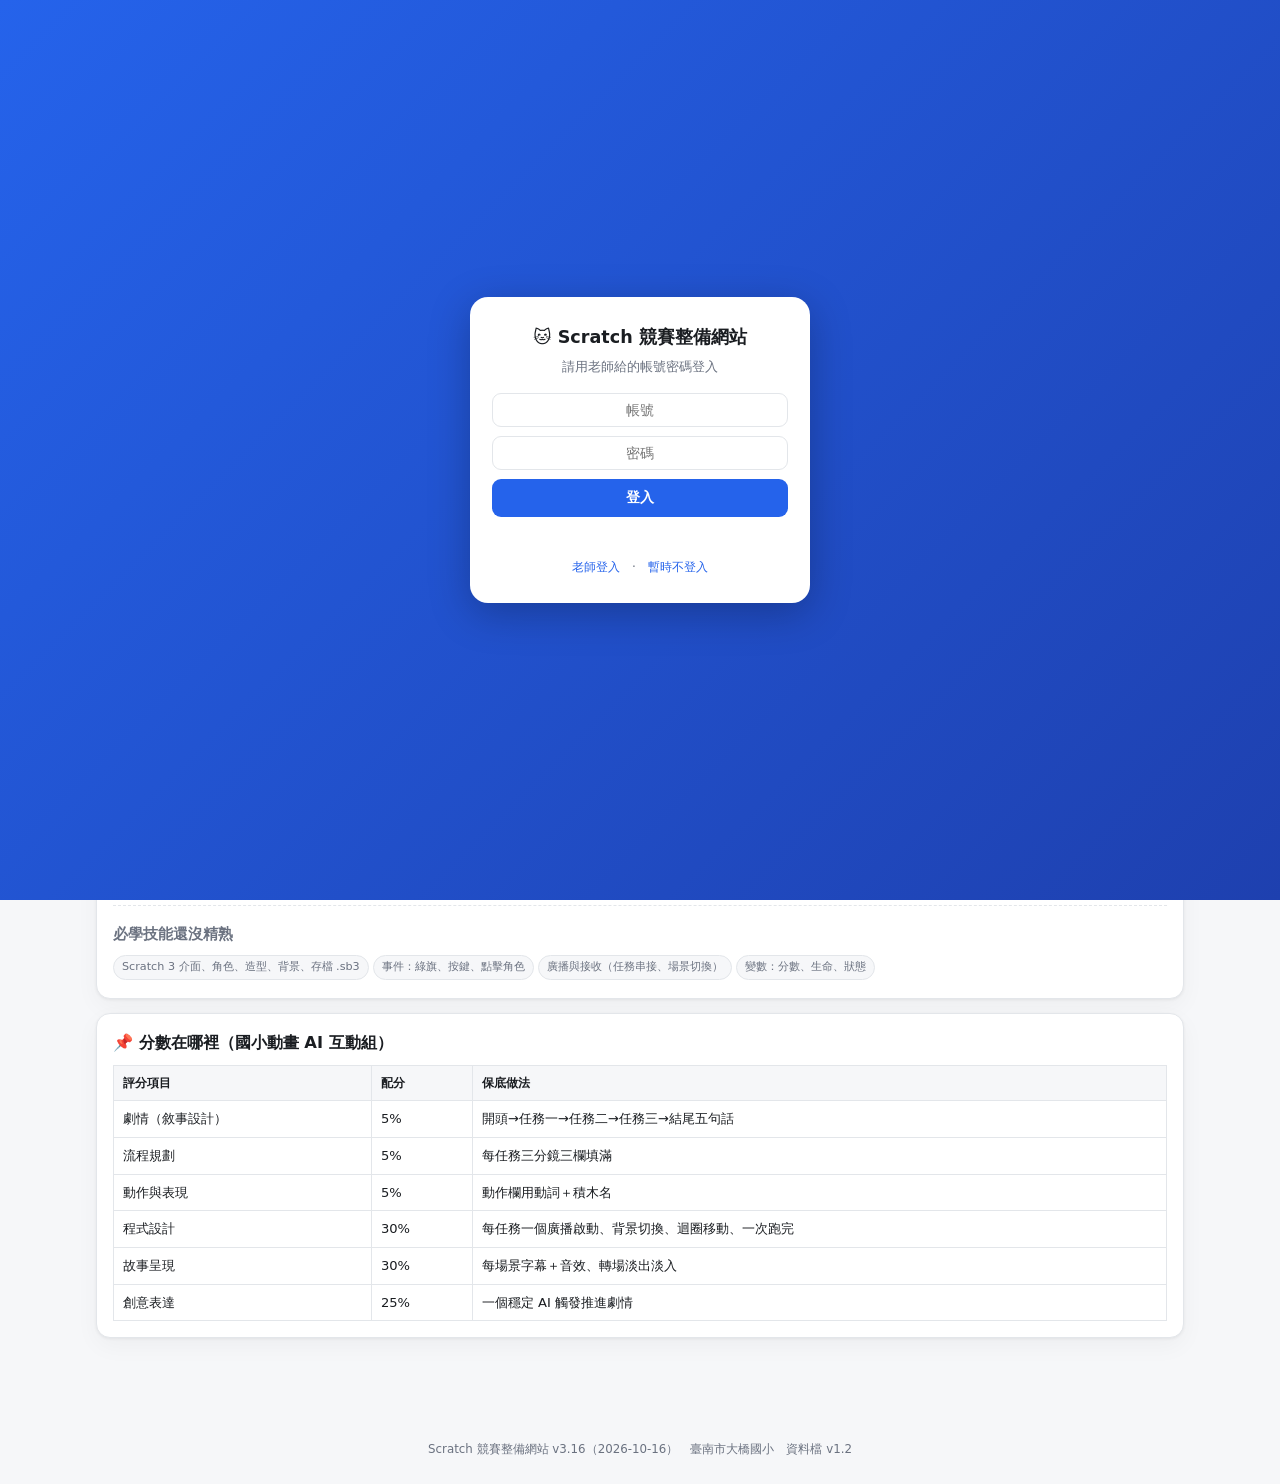
<file: index.html>
<!DOCTYPE html>
<html lang="zh-Hant">
<head>
<meta charset="UTF-8">
<meta name="viewport" content="width=device-width,initial-scale=1">
<title>Scratch 競賽整備網站</title>
<!--
  Scratch 競賽整備網站  index.html
  版本：v1.5   日期：2026-09-23（v1.5 整合基礎課程與重複技能）
  作者：Cona 老師（臺南市大橋國小）
  部署：GitHub Pages 單檔；後端 Google Apps Script（Code.gs v1.1）
  設定：下方 CONFIG.GAS_URL 填入 GAS /exec 網址；留空則為純本機模式
-->
<style>
:root{
  --bg:#f6f7f9; --card:#fff; --ink:#1a1d21; --muted:#6b7280; --line:#e3e6ea;
  --brand:#2563eb; --brand2:#1e40af; --ok:#16a34a; --warn:#d97706; --bad:#dc2626;
  --anim:#7c3aed; --game:#ea580c; --ai:#0891b2;
  --r:14px; --sh:0 1px 3px rgba(0,0,0,.06),0 8px 24px rgba(0,0,0,.04);
}
@media(prefers-color-scheme:dark){:root:not([data-theme="light"]){
  --bg:#0f1216; --card:#171b21; --ink:#e8eaed; --muted:#9aa3ad; --line:#272d35;
  --brand:#60a5fa; --brand2:#93c5fd; --ok:#4ade80; --warn:#fbbf24; --bad:#f87171;
  --anim:#a78bfa; --game:#fb923c; --ai:#22d3ee; --sh:0 1px 3px rgba(0,0,0,.4);
}}
:root[data-theme="dark"]{
  --bg:#0f1216; --card:#171b21; --ink:#e8eaed; --muted:#9aa3ad; --line:#272d35;
  --brand:#60a5fa; --brand2:#93c5fd; --ok:#4ade80; --warn:#fbbf24; --bad:#f87171;
  --anim:#a78bfa; --game:#fb923c; --ai:#22d3ee; --sh:0 1px 3px rgba(0,0,0,.4);
}
*{box-sizing:border-box}
body{margin:0;background:var(--bg);color:var(--ink);
  font-family:"Noto Sans TC","PingFang TC","Microsoft JhengHei",system-ui,sans-serif;
  line-height:1.65;-webkit-text-size-adjust:100%}
.wrap{max-width:1120px;margin:0 auto;padding:0 16px 64px}
header{background:linear-gradient(135deg,var(--brand),var(--brand2));color:#fff;padding:18px 0 14px}
header .wrap{padding-bottom:0}
.hrow{display:flex;flex-wrap:wrap;align-items:center;gap:10px}
h1{font-size:1.2rem;margin:0;font-weight:800;letter-spacing:.5px}
.ver{font-size:.72rem;opacity:.85;background:rgba(255,255,255,.18);padding:2px 8px;border-radius:99px}
.spacer{flex:1}
.hbtn{background:rgba(255,255,255,.16);color:#fff;border:1px solid rgba(255,255,255,.3);
  border-radius:99px;padding:6px 12px;font-size:.8rem;cursor:pointer;font-family:inherit}
.hbtn:hover{background:rgba(255,255,255,.28)}
.hbtn.on{background:#fff;color:var(--brand2);font-weight:700}
.idbar{display:flex;flex-wrap:wrap;gap:8px;margin-top:10px;align-items:center;font-size:.82rem}
.idbar input,.idbar select{border:1px solid rgba(255,255,255,.35);background:rgba(255,255,255,.14);
  color:#fff;border-radius:8px;padding:5px 9px;font-family:inherit;font-size:.82rem}
.idbar input::placeholder{color:rgba(255,255,255,.7)}
.idbar select option{color:#111}
nav{display:flex;align-items:stretch;gap:6px;overflow-x:auto;margin-top:12px;padding-bottom:2px;scrollbar-width:none}
nav::-webkit-scrollbar{display:none}
nav button{white-space:nowrap;background:transparent;border:0;color:rgba(255,255,255,.82);
  padding:9px 13px;border-radius:10px 10px 0 0;cursor:pointer;font-size:.86rem;font-family:inherit}
nav button.active{background:var(--bg);color:var(--ink);font-weight:700}
.past-table-wrap{overflow-x:auto;margin:12px 0}
.past-table{min-width:680px}
.past-table td,.past-table th{vertical-align:top}
.past-downloads{display:flex;flex-wrap:wrap;gap:8px;margin:10px 0}
.doc-layout{display:grid;grid-template-columns:minmax(340px,.9fr) minmax(0,1.1fr);gap:14px;align-items:start}
.doc-layout>.card{min-width:0;margin:0}
.doc-source{position:sticky;top:12px}
.doc-paper{width:100%;height:min(74vh,820px);min-height:500px;border:1px solid var(--line);border-radius:8px;background:#fff}
.doc-keypoints{padding-left:20px;margin:8px 0 12px}
.doc-keypoints li{margin:4px 0}
@media(max-width:900px){.doc-layout{grid-template-columns:1fr}.doc-source{position:static}.doc-paper{height:60vh;min-height:380px}}
.nav-group{display:flex;flex-direction:column;align-items:flex-start;justify-content:flex-end;flex:none;padding:0 6px}
.nav-group+.nav-group{border-left:1px solid rgba(255,255,255,.4);padding-left:14px;margin-left:4px}
.nav-label{white-space:nowrap;font-size:.74rem;font-weight:800;color:#fff;letter-spacing:.04em;
  background:rgba(255,255,255,.18);border:1px solid rgba(255,255,255,.28);border-radius:7px;
  padding:2px 10px;margin:0 0 5px;line-height:1.5}
.nav-buttons{display:flex;gap:2px}
.teacher-members{font-weight:700;background:rgba(255,255,255,.13);border-radius:8px;padding:5px 9px}
section{display:none;padding-top:20px}
section.active{display:block}
.card{background:var(--card);border:1px solid var(--line);border-radius:var(--r);
  padding:16px;margin-bottom:14px;box-shadow:var(--sh)}
.card h2{margin:0 0 4px;font-size:1.02rem}
.card h3{margin:16px 0 6px;font-size:.92rem;color:var(--muted)}
.sub{color:var(--muted);font-size:.82rem;margin:0 0 10px}
.grid{display:grid;gap:12px}
.g2{grid-template-columns:repeat(auto-fit,minmax(280px,1fr))}
.g3{grid-template-columns:repeat(auto-fit,minmax(200px,1fr))}
.bar{height:9px;background:var(--line);border-radius:99px;overflow:hidden;margin:6px 0 2px}
.bar>i{display:block;height:100%;background:var(--brand);border-radius:99px;transition:width .35s}
.bar.ok>i{background:var(--ok)}
.stat{display:flex;align-items:baseline;gap:6px}
.stat b{font-size:1.5rem}
.stat span{font-size:.78rem;color:var(--muted)}
.item{display:flex;gap:10px;padding:11px 0;border-bottom:1px dashed var(--line);align-items:flex-start}
.item:last-child{border-bottom:0}
.item .bd{flex:1;min-width:0}
.item .nm{font-weight:600;font-size:.93rem}
.item .cd{font-size:.79rem;color:var(--muted);margin-top:2px}
.chk{width:26px;height:26px;flex:0 0 26px;border:2px solid var(--line);border-radius:8px;
  background:var(--card);cursor:pointer;font-size:15px;line-height:22px;text-align:center;color:transparent;padding:0}
.chk.on{background:var(--ok);border-color:var(--ok);color:#fff}
.pill{display:inline-block;font-size:.68rem;padding:1px 7px;border-radius:99px;
  border:1px solid var(--line);color:var(--muted);margin-left:6px;vertical-align:1px}
.pill.p1{border-color:var(--bad);color:var(--bad)}
.pill.p2{border-color:var(--warn);color:var(--warn)}
.pill.must{border-color:var(--brand);color:var(--brand)}
.seg{display:flex;gap:0;border:1px solid var(--line);border-radius:9px;overflow:hidden;flex:0 0 auto}
.seg button{border:0;background:var(--card);color:var(--muted);font-size:.72rem;padding:5px 8px;
  cursor:pointer;font-family:inherit;border-right:1px solid var(--line)}
.seg button:last-child{border-right:0}
.seg button.on{background:var(--muted);color:#fff;font-weight:700}
.seg button.on.lv1{background:var(--warn)}
.seg button.on.lv2{background:var(--ok)}
a.lk{display:inline-block;font-size:.78rem;color:var(--brand);text-decoration:none;
  margin:4px 8px 0 0;border-bottom:1px solid transparent}
a.lk:hover{border-bottom-color:var(--brand)}
.course-panel{margin-top:18px;padding:16px;border:1px solid var(--line);border-radius:12px;background:var(--bg)}
.course-panel h3{margin:0 0 4px;color:var(--ink);font-size:1rem}
.course-sites{display:flex;flex-wrap:wrap;gap:6px 14px;margin:10px 0 14px}
.resource-grid{display:grid;grid-template-columns:repeat(auto-fit,minmax(240px,1fr));gap:12px;margin-top:14px}
.resource-item{border:1px solid var(--line);border-radius:12px;padding:14px;background:var(--card)}
.resource-item img{display:block;width:100%;max-height:240px;object-fit:contain;margin-bottom:10px;border-radius:8px;background:var(--bg)}
.resource-item strong{display:block;margin-bottom:5px}
.resource-actions{display:flex;gap:8px;margin-top:10px}
.resource-form{display:grid;gap:10px;max-width:560px;margin-top:18px;padding:16px;border:1px solid var(--line);border-radius:12px;background:var(--bg)}
.resource-form input[type=text],.resource-form input[type=url],.resource-form input[type=file]{width:100%;padding:9px;border:1px solid var(--line);border-radius:8px;background:var(--card);color:var(--ink)}
.course-group{border:1px solid var(--line);border-radius:10px;background:var(--card);margin-top:8px;overflow:hidden}
.course-group summary{cursor:pointer;padding:10px 12px;font-weight:700}
.course-group summary:hover{color:var(--brand)}
.teacher-feature:active{cursor:grabbing}
.work-row select{min-width:170px;margin-left:6px}
.teacher-feature{border-left:3px solid var(--brand);padding:9px;margin-top:8px;max-width:420px;cursor:grab}
.teacher-feature summary{cursor:pointer;font-weight:700;color:var(--brand);list-style:none}
.teacher-feature summary::-webkit-details-marker{display:none}
.teacher-feature summary::before{content:'▸ ';display:inline}
.teacher-feature[open] summary::before{content:'▾ '}
.teacher-feature input,.teacher-feature textarea{display:block;width:100%;margin:6px 0}
.course-lessons{padding:0 12px 6px}
.course-lesson{padding:12px 0;border-top:1px dashed var(--line)}
.course-lesson-head{display:flex;align-items:center;gap:8px;flex-wrap:wrap}
.course-lesson-head b{flex:1;min-width:150px}
.course-lesson p{margin:6px 0;white-space:pre-line;font-size:.83rem;color:var(--muted)}
.course-done{border:1px solid var(--line);background:var(--card);color:var(--muted);border-radius:8px;padding:4px 9px;cursor:pointer;font-family:inherit}
.course-done.on{border-color:var(--ok);color:var(--ok);font-weight:700}
.course-skill{margin:8px 0 12px;padding:10px 12px;border:1px solid var(--line);border-radius:10px;background:var(--bg)}
.course-skill>strong{font-size:.8rem;color:var(--brand)}
.course-skill .item{border-bottom:0;padding-bottom:0}
.todo{font-size:.76rem;color:var(--warn)}
table{width:100%;border-collapse:collapse;font-size:.82rem;margin-top:8px}
th,td{border:1px solid var(--line);padding:7px 9px;text-align:left;vertical-align:top}
th{background:var(--bg);font-weight:700;font-size:.78rem}
.btn{background:var(--brand);color:#fff;border:0;border-radius:9px;padding:8px 15px;
  font-size:.85rem;cursor:pointer;font-family:inherit;font-weight:600}
.btn:hover{filter:brightness(1.08)}
.btn.ghost{background:transparent;color:var(--brand);border:1px solid var(--line)}
.btn.danger{background:var(--bad)}
.btn:disabled{opacity:.45;cursor:not-allowed}
.row{display:flex;flex-wrap:wrap;gap:8px;align-items:center}
input[type=text],input[type=password],textarea,select{border:1px solid var(--line);border-radius:9px;
  padding:8px 10px;font-family:inherit;font-size:.86rem;background:var(--card);color:var(--ink);width:100%}
textarea{resize:vertical;line-height:1.7}
label.fl{display:block;font-size:.8rem;font-weight:600;margin:12px 0 4px}
label.fl .hint{font-weight:400;color:var(--muted);font-size:.74rem}
.note{font-size:.78rem;color:var(--muted);border-left:3px solid var(--brand);padding-left:9px;margin:8px 0}
.ok-txt{color:var(--ok);font-size:.78rem}
.bad-txt{color:var(--bad);font-size:.78rem}
.mock{white-space:pre-wrap;font-size:.86rem;background:var(--bg);border:1px solid var(--line);
  border-radius:10px;padding:14px;line-height:1.85}
.tag{display:inline-block;font-size:.7rem;background:var(--bg);border:1px solid var(--line);
  border-radius:99px;padding:2px 8px;margin:2px 4px 2px 0;color:var(--muted)}
.timer{font-size:2.4rem;font-weight:800;letter-spacing:2px;font-variant-numeric:tabular-nums}
.phase{padding:9px 11px;border-radius:9px;border:1px solid var(--line);margin-bottom:6px;font-size:.84rem}
.phase.now{border-color:var(--brand);background:rgba(37,99,235,.08);font-weight:700}
.phase.done{opacity:.5}
.badge{position:fixed;right:14px;bottom:14px;background:var(--card);border:1px solid var(--line);
  border-radius:99px;padding:7px 14px;font-size:.76rem;box-shadow:var(--sh);z-index:50;display:none}
.badge.show{display:block}
footer{text-align:center;color:var(--muted);font-size:.74rem;padding:24px 0}
.tonly{display:none}
body.teacher .tonly{display:block}
body.teacher .tonly.inline{display:inline-block}
.hide{display:none!important}
.login{position:fixed;inset:0;z-index:200;background:linear-gradient(135deg,var(--brand),var(--brand2));
  display:flex;align-items:center;justify-content:center;padding:16px}
.login.off{display:none}
.loginbox{background:var(--card);border-radius:18px;padding:26px 22px;width:100%;max-width:340px;
  box-shadow:0 10px 40px rgba(0,0,0,.25);text-align:center}
.loginbox h2{margin:0 0 4px;font-size:1.1rem}
.loginbox p{margin:0 0 16px;font-size:.8rem;color:var(--muted)}
.loginbox input{margin-bottom:9px;text-align:center}
.loginbox .btn{width:100%;padding:10px}
.loginbox .alt{margin-top:14px;font-size:.76rem;color:var(--muted)}
.loginbox .alt a{color:var(--brand);cursor:pointer;text-decoration:none}
.loginbox .alt a:hover{text-decoration:underline}
#liMsg{min-height:20px;font-size:.8rem;margin-top:6px}
.who{background:rgba(255,255,255,.18);border-radius:99px;padding:4px 12px;font-weight:600}
@media(max-width:640px){
  .item{flex-wrap:wrap}
  .seg{margin-left:36px;margin-top:4px}
  .timer{font-size:2rem}
  h1{font-size:1.05rem}
}
@media print{header,nav,.noprint{display:none!important}section{display:none!important}
  section.active{display:block!important}.card{box-shadow:none;break-inside:avoid}}
</style>
<style>
.important-event{flex:1;display:flex;justify-content:center;align-items:center;gap:14px;min-width:280px;padding:9px 14px;border-radius:14px;background:#ffffff1c;border:1px solid #ffffff40}.important-event strong,.important-event span{display:block}.important-event span{font-size:.8rem;opacity:.95}.event-count{color:#ffed9f;white-space:nowrap;font-size:1.02rem}.important-link{border:2px solid #e5b343;background:var(--bg);padding:12px 16px;border-radius:12px;margin:14px 0}.important-link strong{display:block}#eventDialog{width:min(480px,94vw);border:0;border-radius:16px;padding:24px;background:var(--card);color:var(--ink)}#eventDialog::backdrop{background:#0007}#eventDialog label{display:block;margin:12px 0}#eventDialog input{display:block;width:100%;padding:10px;margin-top:5px;border:1px solid var(--line);border-radius:8px;color:var(--ink);background:var(--bg)}@media(max-width:900px){.important-event{order:5;flex-basis:100%;min-width:0;flex-wrap:wrap}.hrow{flex-wrap:wrap}}
</style>
</head>
<body>
<header>
  <div class="wrap">
    <div class="hrow">
      <h1>🐱 Scratch 競賽整備網站</h1>
      <span class="ver" id="verTag"></span>
      <div id="importantEvent" class="important-event"></div>
      <button class="hbtn" id="themeBtn" title="切換深淺色">🌓</button>
      <button class="hbtn" id="teacherBtn">老師登入</button>
    </div>
    <div class="idbar" id="idbar"></div>
    <nav id="nav"></nav>
  </div>
</header>
<dialog id="eventDialog"></dialog>
<style>.important-event{display:grid;gap:8px}.event-row{display:flex;align-items:center;justify-content:space-between;gap:12px}.event-row+.event-row{border-top:1px solid #ffffff40;padding-top:8px}@media(max-width:600px){.event-row{flex-wrap:wrap}.event-count{font-size:.9rem}}</style>

<div class="wrap">
  <section id="tab-dash" class="active"></section>
  <section id="tab-feat"></section>
  <section id="tab-work"></section>
  <section id="tab-upload"></section>
  <section id="tab-tfold"></section>
  <section id="tab-skill"></section>
  <section id="tab-sites"></section>
  <section id="tab-code"></section>
  <section id="tab-rubric"></section>
  <section id="tab-past"></section>
  <section id="tab-mock"></section>
  <section id="tab-doc"></section>
  <section id="tab-time"></section>
  <section id="tab-set"></section>
</div>

<div class="login off" id="login">
  <div class="loginbox">
    <h2>🐱 Scratch 競賽整備網站</h2>
    <p>請用老師給的帳號密碼登入</p>
    <input type="text" id="liAcc" placeholder="帳號" autocomplete="username">
    <input type="password" id="liPw" placeholder="密碼" autocomplete="current-password">
    <button class="btn" id="liGo">登入</button>
    <div id="liMsg"></div>
    <div class="alt"><a id="liTeacher">老師登入</a>　·　<a id="liGuest">暫時不登入</a></div>
  </div>
</div>

<div class="badge" id="badge"></div>
<footer id="foot"></footer>

<script src="basic-course.js?v=0549835"></script>
<script src="work-board.js?v=20261005-2"></script>
<script src="important-event.js?v=2"></script>
<script src="resource-board.js?v=20261005-1"></script>
<script src="past-materials.js?v=20260923-3"></script>
<script src="work-upload.js?v=1.4-20261016"></script>
<script src="teacher-folder.js?v=1.0-20261016"></script>
<script>
/* ===================== 設定 ===================== */
const CONFIG = {
  GAS_URL: 'https://script.google.com/macros/s/AKfycbwOos2X-8Qha7JkASXeDWjU9P6ldM1uuHMtovFIctOSKyVXxvaNAr8lUlw9-2zLah7-/exec',
  VERSION: 'v3.16',
  DATE: '2026-10-16'
};
const DATA = {"version": "v1.2", "date": "2026-09-18", "title": "貓咪盃備賽檢核資料（國小動畫 AI 互動組／國小遊戲 AI 互動組）", "contest": {"year": "116", "groups": {"anim": "國小動畫 AI 互動組", "game": "國小遊戲 AI 互動組"}, "durationMin": 210, "presentationMin": 3, "software": "Scratch3-AI-1.5.2 離線版（主辦提供）", "submit": ["作品 .sb3", "程式說明文件（官方 ODT/DOCX 範本）"], "stage1": "116/04/21", "stage2": "116/04/24", "links": {"官網": "https://proj.moe.edu.tw/cat/", "最新消息": "https://proj.moe.edu.tw/cat/News.aspx?n=2108&sms=12540", "評分規準與文件格式": "https://proj.moe.edu.tw/cat/News_Content.aspx?n=2108&s=24497", "Scratch3-AI 下載": "https://proj.moe.edu.tw/cat/News_Content.aspx?n=2108&s=24379", "歷年得獎作品": "https://proj.moe.edu.tw/cat/cl.aspx?n=3127", "Stretch3 線上練習": "https://stretch3.github.io/"}, "todoTeacher": ["市賽報名截止與日期", "是否可攜帶素材檔案", "現場電腦是否有攝影機", "Scratch3-AI 內含 AI 擴充清單截圖"]}, "rubric": {"anim": [{"id": "RA1", "block": "程式說明文件", "item": "劇情（敘事設計）", "pct": 5, "top": "劇情完整流暢、角色與場景交代清楚、呈現完整故事", "base": "開頭→任務一→任務二→任務三→結尾五句話", "boost": "每句含誰、在哪、做什麼、結果", "features": ["A12"]}, {"id": "RA2", "block": "程式說明文件", "item": "流程規劃", "pct": 5, "top": "流程規劃完整、順序嚴謹、與敘事完全契合", "base": "每任務三分鏡三欄填滿", "boost": "分鏡標明廣播名／AI 觸發", "features": ["A12"]}, {"id": "RA3", "block": "程式說明文件", "item": "動作與表現", "pct": 5, "top": "每場景角色明確、動作規劃完整清楚", "base": "動作欄用動詞＋積木名", "boost": "加時間長度與音效名", "features": ["A12"]}, {"id": "RA4", "block": "動畫作品", "item": "程式設計", "pct": 30, "top": "程式結構清楚完整、動畫全程正確、運用多種控制積木（事件、廣播、迴圈、簡單條件）", "base": "每任務一個廣播啟動、背景切換、迴圈移動、一次跑完", "boost": "自訂積木、條件分支做 AI 劇情", "features": ["A02", "A03", "A07", "A11"]}, {"id": "RA5", "block": "動畫作品", "item": "故事呈現", "pct": 30, "top": "場景轉換自然流暢、節奏清楚、音效字幕美術精緻並有效輔助理解", "base": "每場景字幕＋音效、轉場淡出淡入", "boost": "配音、背景音樂、標題與片尾", "features": ["A01", "A04", "A05", "A06", "A10"]}, {"id": "RA6", "block": "動畫作品", "item": "創意表達", "pct": 25, "top": "角色場景鮮明有特色；AI 感知結果與劇情發展形成創意連動、觸發點有巧思、不同情境下反應穩定", "base": "一個穩定 AI 觸發推進劇情", "boost": "2～3 種 AI 觸發各推進一段、誤判提示", "features": ["A08", "A09"]}], "game": [{"id": "RG1", "block": "程式說明文件", "item": "遊戲目標說明", "pct": 5, "top": "遊戲目標非常清楚具體、玩家能立即理解並依任務完成操作", "base": "一句話：N 秒內…達 N 分", "boost": "加上情境理由", "features": ["G14"]}, {"id": "RG2", "block": "程式說明文件", "item": "遊戲機制設計", "pct": 10, "top": "規則與任務高度連貫且可執行、勝負條件清楚、具有明顯挑戰性", "base": "每關：操作／計分表／過關條件", "boost": "隨機、難度變化、AI 操控方式", "features": ["G14"]}, {"id": "RG3", "block": "遊戲作品", "item": "遊戲趣味性", "pct": 20, "top": "內容豐富且充滿變化、音效與美術表現精緻、具高度吸引力", "base": "每關≥3 種物件、得分/失敗音效、背景音樂", "boost": "隨機生成、加速度、連擊、震動", "features": ["G03", "G08", "G13"]}, {"id": "RG4", "block": "遊戲作品", "item": "互動平衡性", "pct": 20, "top": "互動性佳、操作順暢；AI 操控（手勢/臉部特徵點）反應靈敏且穩定、誤操作率低、與必要的傳統輸入自然搭配", "base": "一關鍵盤、一關手勢", "boost": "連續判定、冷卻、狀態顯示", "features": ["G05", "G06", "G07"]}, {"id": "RG5", "block": "遊戲作品", "item": "獨特創意性", "pct": 20, "top": "遊戲具高度創新；AI 應用設計（辨識項目選擇、觸發機制、回饋形式）具原創性且與遊戲情境高度契合", "base": "AI 動作與題目情境有關", "boost": "回饋多樣（音效＋表情＋分數動畫）", "features": ["G05"]}, {"id": "RG6", "block": "遊戲作品", "item": "功能完整性", "pct": 25, "top": "功能完整、無明顯錯誤、流程開始與結束順利", "base": "標題→說明→關一→關二→結算→排行榜→重玩全程走完", "boost": "每關過關/失敗畫面、變數歸零正確", "features": ["G01", "G02", "G04", "G09", "G10", "G11", "G12"]}]}, "features": {"anim": [{"id": "A01", "name": "標題畫面", "cond": "作品名、組員、按綠旗或點擊開始", "pri": 1}, {"id": "A02", "name": "三個任務各一個場景", "cond": "背景切換用廣播或「背景換成…時」", "pri": 1}, {"id": "A03", "name": "主角每場景有動作＋變化", "cond": "造型／大小／顏色／表情至少一種變化", "pri": 1}, {"id": "A04", "name": "每場景至少 2 句字幕，且每句字幕都有配音", "cond": "字幕（說…秒）與配音（錄音或文字轉語音）同步出現，一句字幕＝一段語音", "pri": 1}, {"id": "A05", "name": "每場景 1 個音效＋背景音樂", "cond": "音效庫或錄音皆可", "pri": 2}, {"id": "A06", "name": "場景轉場 ≥2 種", "cond": "淡出淡入／滑動／縮放", "pri": 2}, {"id": "A07", "name": "至少 1 個條件判斷劇情", "cond": "碰到 A→X，碰到 B→Y", "pri": 2}, {"id": "A08", "name": "至少 1 個 AI 觸發推進劇情", "cond": "揮手/張嘴/點頭→劇情前進，畫面有提示文字", "pri": 1}, {"id": "A09", "name": "AI 防誤判", "cond": "連續判定 N 次或冷卻 2 秒", "pri": 2}, {"id": "A10", "name": "片尾畫面", "cond": "The End／這次學到什麼（不放製作名單）", "pri": 1}, {"id": "A11", "name": "全片一次跑完不卡住", "cond": "綠旗→片尾，改完即重跑", "pri": 1}, {"id": "A12", "name": "程式說明文件填滿", "cond": "敘事 5 句＋每任務 3 分鏡", "pri": 1}], "game": [{"id": "G01", "name": "標題畫面", "cond": "作品名、開始鈕", "pri": 1}, {"id": "G02", "name": "遊戲說明畫面", "cond": "每關操作方法＋計分表＋過關條件", "pri": 1}, {"id": "G03", "name": "關卡一可玩", "cond": "倒數、操作、隨機物件、碰撞加減分、即時分數", "pri": 1}, {"id": "G04", "name": "關卡二可玩且類型不同", "cond": "例：關一收集閃避、關二拖曳分類/選擇/背包", "pri": 1}, {"id": "G05", "name": "一關用 AI 手勢操控", "cond": "手掌左右→角色左右，或握拳→動作", "pri": 1}, {"id": "G06", "name": "AI 狀態顯示", "cond": "畫面角落顯示偵測到/未偵測到＋提示", "pri": 2}, {"id": "G07", "name": "AI 防誤判＋鍵盤備援", "cond": "連續判定＋冷卻；鍵盤也能玩", "pri": 2}, {"id": "G08", "name": "每種事件有音效", "cond": "得分、扣分、過關、失敗、倒數最後 5 秒", "pri": 2}, {"id": "G09", "name": "過關/失敗畫面與重玩", "cond": "變數與分身歸零", "pri": 1}, {"id": "G10", "name": "關卡以廣播串接", "cond": "任務一結束→廣播開始任務二", "pri": 1}, {"id": "G11", "name": "結算畫面＋成果報告", "cond": "總分＋各項統計次數", "pri": 2}, {"id": "G12", "name": "排行榜前三名", "cond": "詢問姓名、清單、排序", "pri": 2}, {"id": "G13", "name": "簡單物理", "cond": "掉落加速度或碰撞反彈", "pri": 3}, {"id": "G14", "name": "程式說明文件填滿", "cond": "目標一句話＋每關任務/規則", "pri": 1}]}, "skills": [{"id": "B1", "cat": "基礎", "must": true, "name": "Scratch 3 介面、角色、造型、背景、存檔 .sb3", "why": "全部", "links": ["https://steam.oxxostudio.tw/category/scratch/info/use-scratch3.html", "https://www.junyiacademy.org/computing/root/scratch-3-m01"]}, {"id": "B2", "cat": "基礎", "must": true, "name": "事件：綠旗、按鍵、點擊角色", "why": "程式設計", "links": ["https://steam.oxxostudio.tw/category/scratch/code/events.html"]}, {"id": "B3", "cat": "基礎", "must": true, "name": "廣播與接收（任務串接、場景切換）", "why": "程式設計／功能完整性", "links": ["https://steam.oxxostudio.tw/category/scratch/example/radio-wait.html", "https://sites.google.com/dpps.tc.edu.tw/scratch/影片動畫製作/廣播與接收"]}, {"id": "B4", "cat": "基礎", "must": true, "name": "變數：分數、生命、狀態", "why": "遊戲機制", "links": ["https://2blog.ilc.edu.tw/1279/"]}, {"id": "B5", "cat": "基礎", "must": true, "name": "重複、如果／否則、等待直到", "why": "程式設計", "links": ["https://steam.oxxostudio.tw/category/scratch/index.html"]}, {"id": "B6", "cat": "基礎", "must": true, "name": "音效：音效庫、錄音、匯入、背景音樂循環", "why": "故事呈現／趣味性", "links": []}, {"id": "B7", "cat": "基礎", "must": false, "name": "自訂積木（函式）", "why": "程式設計極優", "links": []}, {"id": "B8", "cat": "基礎", "must": true, "name": "標題／說明／結尾畫面三件套", "why": "功能完整性", "links": []}, {"id": "B9", "cat": "基礎", "must": false, "name": "流程圖畫法（四種符號）", "why": "程式說明文件", "links": []}, {"id": "B10", "cat": "基礎", "must": false, "name": "3 分鐘口頭報告", "why": "決賽調分", "links": []}, {"id": "A1", "cat": "動畫", "must": true, "name": "字幕：說…秒＋字幕角色", "why": "故事呈現", "links": []}, {"id": "A2", "cat": "動畫", "must": true, "name": "轉場：淡出淡入、滑入、縮放", "why": "故事呈現", "links": ["https://www.junyiacademy.org/computing/scratch/scratch-3-m01/v/Z2YuM0XAA88", "https://www.junyiacademy.org/computing/programming/scratch/scratch-3-m01/v/Mw972ajSXtA", "http://blog.hashteacher.com/?p=1117"]}, {"id": "A3", "cat": "動畫", "must": true, "name": "角色變化：造型、尺寸、顏色效果、漸變", "why": "程式設計", "links": []}, {"id": "A4", "cat": "動畫", "must": false, "name": "背景捲動（雙背景循環）", "why": "程式設計（逛街≥30 秒）", "links": []}, {"id": "A5", "cat": "動畫", "must": false, "name": "圓形／曲線移動", "why": "114 文件題", "links": []}, {"id": "A6", "cat": "動畫", "must": true, "name": "配音：每句字幕都配語音（錄音或文字轉語音）", "why": "115 要求語音", "links": []}, {"id": "A7", "cat": "動畫", "must": false, "name": "對話節奏：廣播並等待、多角色輪流說", "why": "故事呈現", "links": ["https://steam.oxxostudio.tw/category/scratch/example/radio-wait.html"]}, {"id": "G1", "cat": "遊戲", "must": true, "name": "鍵盤／滑鼠控制角色", "why": "互動平衡性", "links": []}, {"id": "G2", "cat": "遊戲", "must": true, "name": "倒數計時器", "why": "遊戲機制", "links": ["https://steam.oxxostudio.tw/category/scratch/example/countdown-baisc.html"]}, {"id": "G3", "cat": "遊戲", "must": true, "name": "分身隨機生成物件", "why": "趣味性（亂數要求）", "links": []}, {"id": "G4", "cat": "遊戲", "must": true, "name": "碰撞判斷→加減分＋音效＋刪除分身", "why": "遊戲機制", "links": []}, {"id": "G5", "cat": "遊戲", "must": true, "name": "過關／失敗判斷、關卡切換、重玩歸零", "why": "功能完整性", "links": []}, {"id": "G6", "cat": "遊戲", "must": true, "name": "清單＋排行榜前三名", "why": "114/115 明文要求", "links": ["https://steam.oxxostudio.tw/category/scratch/example/list-sort.html", "https://steam.oxxostudio.tw/category/scratch/code/lists.html", "https://class.tn.edu.tw/modules/tad_web/news.php?WebID=1384&NewsID=13249"]}, {"id": "G7", "cat": "遊戲", "must": false, "name": "成果報告畫面", "why": "114 臺南要求", "links": []}, {"id": "G8", "cat": "遊戲", "must": false, "name": "簡單物理：重力、反彈", "why": "115 子任務二", "links": []}, {"id": "G9", "cat": "遊戲", "must": false, "name": "拖曳分類", "why": "關卡類型二", "links": []}, {"id": "G10", "cat": "遊戲", "must": false, "name": "背包／容量策略", "why": "114 任務二", "links": []}, {"id": "AI1", "cat": "AI", "must": true, "name": "開啟攝影機、看到手部／臉部特徵點", "why": "AI 基礎", "links": ["https://github.com/champierre/handpose2scratch", "https://github.com/champierre/facemesh2scratch", "https://github.com/stretch3/stretch3.github.io"]}, {"id": "AI2", "cat": "AI", "must": true, "name": "手掌 x 座標→角色 x", "why": "互動平衡性", "links": ["https://learningscratch519975251.wordpress.com/2021/04/04/stretch3-handpose2scratch-3d-fight/"]}, {"id": "AI3", "cat": "AI", "must": true, "name": "手在左／右／上→三種指令", "why": "動畫觸發、遊戲選擇", "links": []}, {"id": "AI4", "cat": "AI", "must": false, "name": "手指伸直數量→選項", "why": "選擇題關卡", "links": []}, {"id": "AI5", "cat": "AI", "must": false, "name": "張嘴／點頭（臉部特徵點距離）", "why": "吃東西、同意", "links": []}, {"id": "AI6", "cat": "AI", "must": true, "name": "防誤判：連續 N 次＋冷卻＋狀態顯示", "why": "誤操作率低", "links": []}, {"id": "AI7", "cat": "AI", "must": false, "name": "鍵盤備援", "why": "與傳統輸入搭配", "links": []}, {"id": "AI8", "cat": "AI", "must": false, "name": "視訊偵測擴充（動作量）備援", "why": "備援", "links": ["https://steam.oxxostudio.tw/category/scratch/extension/video-sensing.html", "https://steam.oxxostudio.tw/category/scratch/example/hamster-hit-video.html"]}, {"id": "AI9", "cat": "AI", "must": false, "name": "Teachable Machine 影像分類", "why": "進階", "links": ["https://medium.com/ai-for-k12/scratch-x-ai-手勢辨識專案-taco-變變變-86e939d8eea2"]}], "schedule210": [{"from": 0, "to": 15, "task": "讀題＋規劃：讀兩遍、紙本分鏡/關卡表、分工"}, {"from": 15, "to": 45, "task": "骨架：標題→各任務空場景→結尾，用廣播串起來一次跑完"}, {"from": 45, "to": 85, "task": "任務一完整（音效字幕/計分）"}, {"from": 85, "to": 125, "task": "任務二完整"}, {"from": 125, "to": 155, "task": "任務三／結算排行榜"}, {"from": 155, "to": 175, "task": "AI 觸發＋防誤判＋提示文字"}, {"from": 175, "to": 195, "task": "填程式說明文件（一人填一人測）"}, {"from": 195, "to": 210, "task": "總測試兩次、存檔命名、備份"}], "pastQuestions": [{"year": "114 全國", "group": "anim", "title": "小樹苗的奇幻校園之旅", "tags": ["三場景", "主角變化", "圓形移動", "條件分支（垃圾/肥料）"], "docQ": "說明任務一小樹苗起飛以圓形繞操場一圈如何設計"}, {"year": "114 臺南", "group": "anim", "title": "臺灣老街的記憶拼圖", "tags": ["三場景", "合照", "背景捲動≥30秒", "導覽對話", "攤位劇情"], "docQ": "三任務各一張動畫規劃流程圖"}, {"year": "115 全國", "group": "anim", "title": "護眼小幫手", "tags": ["三場景", "三種壞習慣", "語音", "配音", "故事敘述"], "docQ": "（依範本）敘事設計＋分鏡"}, {"year": "114 全國", "group": "game", "title": "地震來了-防災、避難大作戰", "tags": ["兩關不同類型", "1分/2分鐘", "加扣分", "背包容量", "排行榜前三", "語音音效"], "docQ": "分數排名方法 或 重要性分數與門檻如何決定"}, {"year": "114 臺南", "group": "game", "title": "熱蘭遮城的重建與貿易", "tags": ["1分鐘/30秒", "+5/+10/-5/-20", "+30/-15/-10", "成果報告四項", "隨機障礙", "歷史知識說明"], "docQ": "依程式說明文件回答"}, {"year": "115 全國", "group": "game", "title": "夜市美食獵人", "tags": ["兩關：反應/策略", "亂數物件", "物理加速度反彈", "音效", "分數即時顯示", "排行榜", "總分＝健康與環境負擔運算"], "docQ": "計分規則與過關條件"}], "mockPools": {"themes": ["海洋垃圾", "客家文化", "節能減碳", "交通安全", "食安", "臺灣廟宇", "登革熱防治", "校園霸凌防治", "水資源", "原住民文化", "AI 與數位公民", "颱風防災"], "scenes": ["校園操場", "教室", "市場", "海邊", "老街", "廟口", "公園", "圖書館", "廚房", "捷運站"], "actions": ["飛行", "走路", "跳躍", "繞一圈", "彎腰", "游泳", "騎車", "跑步"], "changes": ["變大", "變色", "換裝", "得到道具", "變開心", "發光", "長出翅膀"], "animTech": ["背景動起來≥30秒", "以圓形路徑移動", "語音配音", "觀眾揮手才前進（AI）", "觀眾張嘴角色才吃（AI）", "三場景需不同美術風格"], "reactionTypes": ["收集閃避（接住/躲開掉落物）", "打地鼠（點擊出現物）", "跑酷（跳過障礙）", "射擊（發射消除）"], "strategyTypes": ["拖曳分類", "選擇題問答", "背包容量策略", "配對記憶", "路線規劃"], "timeLimits": [30, 60, 90, 120], "scoreRanges": {"posMin": 2, "posMax": 30, "negMin": 5, "negMax": 20}, "mainScreenReqs": ["每關操作方法", "前三名玩家與各關得分", "目前分數即時顯示"], "gameTech": ["物件類別亂數出現", "掉落加速度", "碰撞反彈或震動", "語音說明", "其中一關以手勢操控（AI）", "兩關不得同類型"], "docQuestions": ["請畫出任務一的流程圖", "請說明分數如何統計與排名", "請說明過關門檻如何決定", "請說明某任務的角色動作如何設計", "請說明 AI 觸發如何避免誤判"], "openers": ["{theme}是我們生活中重要的議題。", "在臺灣，{theme}與每個人都息息相關。", "有一天，{hero}發現了{theme}的問題。"], "heroes": ["小橋", "阿橋機器人", "小樹", "小水滴", "貓咪偵探"]}, "docTemplates": {"anim": {"fields": ["作品名稱", "任務一 敘事設計", "任務一 分鏡1 場景/角色/動作", "任務一 分鏡2", "任務一 分鏡3", "任務二 敘事設計", "任務二 分鏡1", "任務二 分鏡2", "任務二 分鏡3", "任務三 敘事設計", "任務三 分鏡1", "任務三 分鏡2", "任務三 分鏡3"], "checks": {"敘事最少字數": 80, "分鏡三欄不空": true}}, "game": {"fields": ["題目", "玩家目標", "任務一", "規則一", "任務二", "規則二", "自增任務", "自增規則"], "checks": {"目標最多字數": 40, "規則需含關鍵字": ["操作", "分", "過關"]}}}};
const SEED_MOCKS = [{"id": "SEED-ANIM-WARMING", "created": "2026-09-18", "group": "anim", "theme": "全球暖化（示範題）", "text": "全國中小學資訊應用競賽 116 年度貓咪盃競賽（模擬）－國小動畫 AI 互動組\n\n題目：北極熊的求救信\n\n情境說明：\n　　地球愈來愈熱了。北極的冰層一年比一年薄，北極熊「小白」站在愈來愈小的浮冰上，寫了一封求救信，隨著洋流漂到臺灣的海邊，被國小學生「阿橋」撿到。阿橋決定化身「減碳小勇士」，從自己的生活做起，並把減碳的方法告訴大家，讓小白的家不再融化。請你設計一段動畫，呈現阿橋發現問題、行動、並改變未來的故事。\n\n任務說明：\n任務一：阿橋在海邊撿到漂流瓶，打開後看見小白的求救信（信的內容用字幕與配音呈現）。畫面切換到北極，呈現冰層逐漸縮小、小白從大浮冰站到小浮冰的變化過程。\n任務二：阿橋回到校園與家裡，找出三種會讓地球變熱的生活壞習慣（例如：冷氣開太強、隨手不關燈、常搭車不走路），並一一示範正確做法。三個壞習慣需在不同場景中呈現，每個場景都要有角色動作、字幕與配音。\n任務三：因為大家一起減碳，北極的冰重新變厚，小白開心地在冰上跳舞，並寄來第二封信感謝阿橋。動畫須在結尾呈現「我學到了什麼」的總結畫面。\n※ 動畫中至少一個劇情轉折須由 AI 感知觸發（例如：觀眾揮手代表「我願意加入減碳」，冰層才開始恢復），畫面上須提示觀眾要做的動作。\n\n程式說明文件題目：\n請依任務一、任務二、任務三完成各任務的敘事設計與分鏡表，並說明任務三中「AI 感知觸發冰層恢復」的流程如何設計。"}, {"id": "SEED-GAME-WARMING", "created": "2026-09-18", "group": "game", "theme": "全球暖化（示範題）", "text": "全國中小學資訊應用競賽 116 年度貓咪盃競賽（模擬）－國小遊戲 AI 互動組\n\n題目：地球降溫大作戰\n\n情境說明：\n　　全球暖化讓臺灣的夏天愈來愈熱，極端天氣也愈來愈多。你是「地球守護隊」的隊員，接到總部任務：先在城市裡收集減碳能量、避開排碳來源，再幫學校規劃一份「低碳生活計畫」，把地球的溫度降下來。請設計一個有兩個關卡的互動遊戲，讓玩家在遊戲中認識暖化的原因，並學會做出低碳的選擇。\n\n任務說明：\n請設計一個有兩個關卡的互動遊戲，第一關著重於「反應與體驗」，第二關著重於「選擇與策略」，兩關不得使用相同的遊戲類型。遊戲主畫面需顯示每關的操作方法、計分規則，以及目前總分最高的三位玩家名稱與各關得分。\n\n任務一：城市減碳大冒險\n說明：玩家操作角色在 60 秒內於城市街道移動，收集從天上掉落的物件。物件類別須以亂數隨機出現，掉落須有加速度變化。計分方式如下，達到 100 分才能過關，否則失敗需重玩：\n　　收集太陽能板　＋10 分\n　　收集腳踏車　　＋5 分\n　　收集樹苗　　　＋5 分\n　　碰到汽車廢氣　－10 分\n　　碰到工廠黑煙　－15 分\n※ 本關角色的左右移動須以 AI 手勢（手掌位置或手勢）操控，並保留鍵盤作為備用操作。\n\n任務二：低碳生活計畫\n說明：學校一天有「能源預算」100 單位。玩家在 90 秒內從 10 種生活行為卡（例如：開冷氣 26 度、開冷氣 20 度、走路上學、家長開車接送、關燈、自備水壺……）中選擇，將卡片拖曳到「今日計畫」區。每張卡有「能源消耗」（1～30 單位）與「減碳分數」（－10～＋20 分）。能源消耗總和不得超過 100，減碳分數總和達 60 分即過關；時間到未過關須重玩本關直到成功。各卡的消耗與分數須在關卡開始前呈現給玩家。\n\n遊戲結束需顯示玩家總得分（兩關合計）、本次成果報告（收集了幾個減碳物件、碰到幾次排碳來源、選了幾張低碳卡），並更新排行榜。\n\n程式說明文件題目：\n請從下列兩個題目中選一項回答：\n1. 任務一中 AI 手勢操控如何設計，並說明如何避免誤判。\n2. 任務二中各行為卡的「能源消耗」與「減碳分數」是怎麼決定的，過關門檻為什麼設 60 分。"}];

/* ===================== 狀態 ===================== */
const LS = 'catcup_v1';
const SYNC_LS = 'catcup_v1_pending';
let state = {
  profile: { team:'', name:'', group:'anim' },
  items: {},            // "feature:A01" -> {status,note} ; "skill:B1" -> {status:0|1|2,note}
  doc: { anim:{}, game:{} },
  mocks: [],            // 老師生成並發布
  links: {},            // itemId -> [{title,url,id}]
  featureConfig: {},    // 老師為各組設定的必做功能文字與順序
  workBoards: {},       // 隊伍＋組別的任務分配
  roster: [],           // 同隊伙伴（不含密碼）
  teacherStudents: [],  // 教師名單只存記憶體，不含密碼
  teacher: false,
  auth: null,            // {account,name,team,group} 學生登入後的身分
  guest: false,          // 本次不登入（不寫入 localStorage）
  timer: { start:0, running:false }
};
const K = (t,id)=>t+':'+id;
/* 個資保護：畫面上只顯示「姓＋同學」 */
const COMPOUND_SURNAMES=['歐陽','張簡','范姜','司徒','諸葛','上官','皇甫','司馬','夏侯','令狐',
  '慕容','鍾離','尉遲','公孫','長孫','宇文','東方','獨孤','南宮','端木','淳于','澹臺','軒轅','太史'];
function maskName(n){
  n=String(n==null?'':n).trim();
  if(!n) return '同學';
  if(/^[A-Za-z]/.test(n)) return n.split(/\s+/)[0]+' 同學';
  const s2=n.slice(0,2);
  return (COMPOUND_SURNAMES.indexOf(s2)>=0 ? s2 : n.slice(0,1))+'同學';
}
const $ = s=>document.querySelector(s);
const esc = s=>String(s==null?'':s).replace(/[&<>"]/g,c=>({'&':'&amp;','<':'&lt;','>':'&gt;','"':'&quot;'}[c]));

function loadLocal(){
  try{ const r=JSON.parse(localStorage.getItem(LS)||'{}');
    if(r.profile) state.profile={...state.profile,...r.profile};
    if(r.items) state.items=r.items;
    if(r.doc) state.doc={anim:{...r.doc.anim},game:{...r.doc.game}};
    if(r.mocks) state.mocks=r.mocks;
    if(r.links) state.links=r.links;
    if(r.timer) state.timer=r.timer;
    if(r.auth) state.auth=r.auth;
    if(r.featureConfig) state.featureConfig=r.featureConfig;
    if(r.workBoards) state.workBoards=r.workBoards;
  }catch(e){}
  if(!state.mocks.length) state.mocks = SEED_MOCKS.slice();
}
function saveLocal(){
  try{ localStorage.setItem(LS, JSON.stringify({
    profile:state.profile, items:state.items, doc:state.doc,
    mocks:state.mocks, links:state.links, timer:state.timer, auth:state.auth,
    featureConfig:state.featureConfig, workBoards:state.workBoards })); return true; }catch(e){return false;}
}
function toast(msg,ms=1800){ const b=$('#badge'); b.textContent=msg; b.classList.add('show');
  clearTimeout(b._t); b._t=setTimeout(()=>b.classList.remove('show'),ms); }

/* ===================== GAS 介接 ===================== */
const api = {
  on(){ return !!CONFIG.GAS_URL; },
  async get(action,params={}){
    if(!this.on()) return null;
    const q=new URLSearchParams({action,...params});
    try{ const r=await fetch(CONFIG.GAS_URL+'?'+q); return await r.json(); }
    catch(e){ return null; }
  },
  async post(action,payload={},password=''){
    if(!this.on()) return null;
    try{
      const r=await fetch(CONFIG.GAS_URL,{method:'POST',headers:{'Content-Type':'text/plain'},
        body:JSON.stringify({action,payload,password})});
      return await r.json();
    }catch(e){ return null; }
  }
};
let workCredential=null;
let queue=[], flushT=null, syncInFlight=[];
function persistSyncQueue(){try{localStorage.setItem(SYNC_LS,JSON.stringify([...syncInFlight,...queue]));return true;}catch(e){return false;}}
function loadSyncQueue(){try{const saved=JSON.parse(localStorage.getItem(SYNC_LS)||'[]');
  queue=Array.isArray(saved)?saved.filter(q=>q&&q.team&&q.itemType&&q.itemId):[];}catch(e){queue=[];}}
function pushSync(itemType,itemId){
  if(state.guest&&!teacherPw()){syncTag('訪客預覽不會儲存到 GAS；請登入學生帳號');return;}
  if(!api.on()||!state.profile.team){syncTag('💾 已存本機（未連雲端）');return;}
  const v=state.items[K(itemType,itemId)]||{};
  queue.push({team:state.profile.team,group:G(),name:state.profile.name,itemType,itemId,
    status:v.status===undefined?'':v.status,note:v.note||''});
  const persisted=persistSyncQueue();
  syncTag(persisted?'💾 已存本機，等待雲端同步…':'⚠️ 待同步資料無法存本機，請勿關閉網頁');
  clearTimeout(flushT);
  flushT=setTimeout(flushSync,1500);
}
async function flushSync(){
  if(!queue.length||syncInFlight.length)return;
  const target=queue[0],same=q=>q.team===target.team&&q.group===target.group;
  const batch=queue.filter(same);queue=queue.filter(q=>!same(q));
  const uniq={}; batch.forEach(q=>uniq[q.itemType+q.itemId]=q);
  syncInFlight=Object.values(uniq);
  persistSyncQueue();
  const items=syncInFlight.map(q=>({itemType:q.itemType,itemId:q.itemId,status:q.status,note:q.note}));
  syncTag('☁️ 同步中…');
  const r=await api.post('saveProgress',{team:target.team,group:target.group,name:target.name,items});
  if(r&&r.ok){syncInFlight=[];syncTag(queue.length?'💾 已存本機，等待雲端同步…':'☁️ 已同步');}
  else{queue=[...syncInFlight,...queue];syncInFlight=[];syncTag('⚠️ 雲端尚未同步（本機已保存，稍後重試）');}
  const persisted=persistSyncQueue();
  if(!persisted&&queue.length)syncTag('⚠️ 雲端未同步且本機佇列儲存失敗，請勿關閉網頁');
  if(queue.length){clearTimeout(flushT);flushT=setTimeout(flushSync,r&&r.ok?1500:10000);}
}
function syncTag(t){ $('#syncTag').textContent=t; }

async function cloudLoad(){
  if(!api.on()){ syncTag('💾 本機模式'); return; }
  if(!state.profile.team){ syncTag('☁️ 請先輸入隊名'); return; }
  const requestedTeam=state.profile.team;
  syncTag('☁️ 讀取中…');
  const r=await api.get('getAll',{team:requestedTeam});
  if(state.profile.team!==requestedTeam) return;
  if(!r||!r.ok){ syncTag('⚠️ 雲端未連線'); return; }
  const pending=new Set([...queue,...syncInFlight].filter(q=>q.team===requestedTeam).map(q=>K(q.itemType,q.itemId)));
  (r.data.progress||[]).forEach(p=>{
    if(pending.has(K(p.itemType,p.itemId)))return;
    let st=p.status;
    if(p.itemType==='feature') st = (st===true||st==='true'||st===1||st==='TRUE');
    else st = Number(st)||0;
    state.items[K(p.itemType,p.itemId)]={status:st,note:p.note||''};
  });
  if(r.data.mocks&&r.data.mocks.length){
    state.mocks = r.data.mocks.map(m=>({id:m.id,created:m.created,group:m.group,theme:m.theme,text:m.text}));
  }
  if(r.data.links){ state.links={};
    r.data.links.forEach(l=>{ (state.links[l.itemId]=state.links[l.itemId]||[]).push({id:l.id,title:l.title,url:l.url}); });
  }
  saveLocal(); renderAll(); syncTag(pending.size?'💾 已存本機，等待雲端同步…':'☁️ 已同步');
  if(workCredential||teacherPw()||document.querySelector('#tab-work.active')) await loadWorkData();
}

/* ===================== 取值 ===================== */
const G = ()=>state.profile.group;
const DOC_TEMPLATE_FEATURES={
  anim:{id:'A12',name:'下載並完成動畫組程式說明文件',cond:'先下載範本；填寫作品名稱、三個任務的敘事設計及每任務至少三格分鏡的場景、角色、動作。',pri:1,download:'assets/past-papers/animation-template.docx'},
  game:{id:'G14',name:'下載並完成遊戲組程式說明文件',cond:'先下載範本；填寫遊戲目標，以及每個任務的玩法、計分和過關規則。',pri:1,download:'assets/past-papers/game-template.docx'}
};
const DEVICE_FEATURES={
  headset:{name:'會設定耳機、USB 攝影機',cond:'能正確連接耳機與 USB 攝影機，選擇裝置並測試聲音和畫面。',pri:1},
  usb:{name:'會使用 USB 隨身碟，並會存檔（角色檔、造型檔）',cond:'能將 Scratch 作品、角色檔及造型檔存入 USB 隨身碟，並重新找到及開啟檔案。',pri:1},
  cc:{name:'CC 授權標示',cond:'在標題首頁放上 CC BY-NC-SA 圖示，大小清楚可辨識，不遮住作品名稱或開始按鈕。',pri:1,links:[{title:'下載 CC BY-NC-SA 圖示（SVG）',url:'assets/cc-by-nc-sa.svg'}]}
};
const TEAM_COLLAB_FEATURE={name:'兩人合作：統一廣播命名並合併單一作品',cond:'兩人先確認共用廣播名稱與分工；各自完成負責部分，匯入同一個主作品 .sb3；兩人從標題到結尾完整測試並備份。',pri:1,
  links:[{title:'⭐ 新手版：下載範本＋兩人合在一起＋動畫換幕',url:'tutorial-merge.html?v=1.5'},{title:'兩人合作與合併作品圖解教學',url:'tutorial-collaboration.html?v=5.7'}]};
const FEATURE_ADJUSTMENTS={
  anim:{
    removed:new Set(['A07','A11']),
    updated:{
      A01:{cond:'標題首頁有作品名稱、開始按鈕；標題文字至少一種特效（放大縮小、淡入或滑入），文字清楚且不擋操作。'},
      A02:{name:'每個任務至少一個場景',cond:'每個任務都要有自己的場景；使用廣播或「背景換成…時」切換。'},
      A08:{name:'至少 1 個 AI 觸發推進劇情（並有一個救援機制）',cond:'揮手、張嘴或點頭等 AI 偵測可推進劇情；偵測失敗時，另有按鍵或畫面按鈕可以繼續。'}
    },
    added:[
      {id:'A13',...DEVICE_FEATURES.headset},
      {id:'A14',...DEVICE_FEATURES.usb},
      {id:'A15',...DEVICE_FEATURES.cc},
      {id:'A_TEAM',...TEAM_COLLAB_FEATURE}
    ]
  },
  game:{
    removed:new Set(['G06','G12','G13']),
    updated:{
      G01:{cond:'標題首頁有遊戲名稱、開始按鈕；標題文字至少一種特效（放大縮小、淡入或滑入），文字清楚且不擋操作。'},
      G05:{name:'一關用 AI 手勢操控（並有一個救援機制）',cond:'至少一關可用手勢操控；偵測失敗時，另有鍵盤或畫面按鈕可以繼續遊戲。'}
    },
    added:[
      {id:'G15',...DEVICE_FEATURES.headset},
      {id:'G16',...DEVICE_FEATURES.usb},
      {id:'G17',...DEVICE_FEATURES.cc},
      {id:'G_TEAM',...TEAM_COLLAB_FEATURE}
    ]
  }
};
// 儲存用 ID 不變；畫面編號依學生製作作品的流程重新編排。
const FEATURE_FLOW={
  anim:['A13','A14','A15','A12','A_TEAM','A01','A02','A03','A08','A09','A04','A05','A06','A10'],
  game:['G15','G16','G17','G14','G_TEAM','G01','G02','G03','G04','G05','G07','G10','G08','G09','G11']
};
const isPinnedFeature=(id,group=G())=>FEATURE_FLOW[group].slice(0,4).includes(id);
function baseFeatures(group){
  const changes=FEATURE_ADJUSTMENTS[group];
  const original=DATA.features[group]
    .filter(item=>!changes.removed.has(item.id))
    .map(item=>item.id===DOC_TEMPLATE_FEATURES[group].id?DOC_TEMPLATE_FEATURES[group]:{...item,...changes.updated[item.id]});
  return [...original,...changes.added];
}
const feats = ()=>{
  const config=state.featureConfig[G()]||{};
  const overrides=config.items||{};
  const order=config.order||[];
  const base=baseFeatures(G());
  const added=(config.added||[]).map(id=>({id,name:'新增功能',cond:'請由老師填寫完成條件',pri:2}));
  return [...base,...added].filter(item=>isPinnedFeature(item.id)||(config.hidden||[]).includes(item.id)===false)
    .map(item=>{
      const merged={...item,...(overrides[item.id]||{})};
      // Replace only the former built-in CC wording; preserve teacher custom text.
      if(['A15','G17'].includes(item.id)&&merged.cond==='在作品或程式說明文件標示引用素材的名稱、作者、來源連結及 CC 授權種類；自製素材也清楚註明。')merged.cond=DEVICE_FEATURES.cc.cond;
      return merged;
    })
    .sort((a,b)=>{
      const pinned=FEATURE_FLOW[G()].slice(0,4);
      const ap=pinned.indexOf(a.id),bp=pinned.indexOf(b.id);
      if(ap>=0||bp>=0)return ap<0?1:bp<0?-1:ap-bp;
      const ai=order.indexOf(a.id),bi=order.indexOf(b.id);
      if(ai>=0||bi>=0)return (ai<0?999:ai)-(bi<0?999:bi);
      const af=FEATURE_FLOW[G()].indexOf(a.id),bf=FEATURE_FLOW[G()].indexOf(b.id);
      return (af<0?999:af)-(bf<0?999:bf);
    });
};
const featureDisplayId=(id,group=G())=>{
  const index=feats().findIndex(item=>item.id===id);
  return index<0?id:(group==='game'?'G':'A')+(index+1);
};
const rubric = ()=>DATA.rubric[G()];
function getItem(t,id){ return state.items[K(t,id)]||{status:(t==='feature'?false:0),note:''}; }
function setItem(t,id,patch){
  const cur=getItem(t,id); state.items[K(t,id)]={...cur,...patch};
  if(!saveLocal())toast('⚠️ 本機儲存失敗，請檢查瀏覽器儲存空間',4000);
  pushSync(t,id);
}
function featDone(){ return feats().filter(f=>getItem('feature',f.id).status).length; }
function skillList(){
  const cats = G()==='anim' ? ['基礎','動畫','AI'] : ['基礎','遊戲','AI'];
  return DATA.skills.filter(s=>cats.includes(s.cat));
}
function skillStat(){
  const l=skillList(); let l2=0,l1=0;
  l.forEach(s=>{const v=getItem('skill',s.id).status; if(v===2)l2++; else if(v===1)l1++;});
  return {total:l.length,l2,l1};
}

/* ===================== 身分與登入 ===================== */
function renderIdbar(){
  const a=state.auth, t=!!teacherPw();
  const gsel=`<select id="group" style="width:auto">
      <option value="anim"${G()==='anim'?' selected':''}>國小動畫 AI 互動組</option>
      <option value="game"${G()==='game'?' selected':''}>國小遊戲 AI 互動組</option></select>`;
  if(t){
    const teams=[...new Set(state.teacherStudents.map(s=>s.team).filter(Boolean))].sort((x,y)=>x.localeCompare(y,'zh-TW'));
    const selected=state.profile.team;
    if(selected&&!teams.includes(selected)) teams.unshift(selected);
    const members=state.teacherStudents.filter(s=>s.team===selected).map(s=>s.name||s.account);
    $('#idbar').innerHTML=`<label for="teacherTeam">隊伍</label><select id="teacherTeam" aria-label="選擇隊伍">
      <option value="">${teams.length?'請選擇隊伍':'載入隊伍中…'}</option>
      ${teams.map(team=>`<option value="${esc(team)}"${team===selected?' selected':''}>${esc(team)}</option>`).join('')}</select>
      <span class="teacher-members">隊員：${members.length?members.map(esc).join('、'):'請選擇隊伍'}</span>
      <label for="group">參賽組別</label>${gsel}
      <span id="syncTag" style="opacity:.85"></span>`;
    $('#teacherTeam').onchange=async e=>{
      if(hasUnsavedWork()&&!confirm('工作分配尚未按「確認儲存分工」，確定放棄變更並切換隊伍嗎？')){e.target.value=state.profile.team;return;}
      state.profile.team=e.target.value;
      state.profile.name='';
      const groups=[...new Set(state.teacherStudents.filter(s=>s.team===state.profile.team).map(s=>s.group).filter(Boolean))];
      if(groups.length===1) state.profile.group=groups[0];
      state.items={};state.doc={anim:{},game:{}};state.timer={start:0,running:false};
      state.roster=[]; state.workBoards={}; saveLocal(); renderIdbar(); renderAll();
      if(state.profile.team) await cloudLoad();
    };
  }else if(a){
    $('#idbar').innerHTML=`<span class="who">👤 ${esc(maskName(a.name)||a.account)}</span>
      <span>隊名 <b>${esc(a.team||'—')}</b></span>
      <span>組別 <b>${G()==='anim'?'動畫組':'遊戲組'}</b></span>
      <button class="hbtn" id="logoutBtn">登出</button>
      <span id="syncTag" style="opacity:.85"></span>`;
    $('#logoutBtn').onclick=logout;
  }else{
    $('#idbar').innerHTML=`<span>隊名</span><input type="text" id="team" placeholder="例：大橋一隊" style="width:130px" value="${esc(state.profile.team)}">
      <span>姓名</span><input type="text" id="name" placeholder="你的名字" style="width:110px" value="${esc(state.profile.name)}">
      <span>組別</span>${gsel}
      <span id="syncTag" style="opacity:.85"></span>`;
    ['team','name'].forEach(k=>{ const el=$('#'+k); if(el) el.onchange=e=>{
      state.profile[k]=e.target.value; saveLocal(); renderDash(); if(k==='team') cloudLoad(); }; });
  }
  const g=$('#group');
  if(g) g.onchange=e=>{ if(hasUnsavedWork()&&!confirm('工作分配尚未儲存，確定放棄變更並切換組別嗎？')){e.target.value=G();return;}
    state.profile.group=e.target.value;state.timer={start:0,running:false};saveLocal(); renderAll();
    if(workCredential||teacherPw()||document.querySelector('#tab-work.active')) loadWorkData(); };
  syncTag(api.on()?(t||state.auth?'☁️ 雲端模式':'☁️ 雲端（未登入）'):'💾 本機模式');
}
async function loadTeacherStudents(){
  if(!teacherPw()) return;
  const r=await api.post('listStudents',{},teacherPw());
  if(!teacherPw()) return;
  if(!r||!r.ok){ toast('⚠️ 教師隊伍名單讀取失敗'); return; }
  const rows=Array.isArray(r.data)?r.data:Array.isArray(r.data?.students)?r.data.students:[];
  state.teacherStudents=rows.map(s=>({account:String(s.account??'').trim(),name:s.name||'',team:String(s.team||'').trim(),group:String(s.group||'').trim(),enabled:s.enabled}));
  renderIdbar();
  renderWork();
  if(state.profile.team)await loadWorkData();
}
function needLogin(){ return api.on() && (!state.auth||!workCredential) && !state.guest && !teacherPw(); }
function showLogin(){ $('#login').classList.toggle('off',!needLogin()); }
async function doLogin(){
  const acc=$('#liAcc').value.trim(), pw=$('#liPw').value;
  if(!acc) return liMsg('請輸入帳號','bad');
  liMsg('登入中…','');
  const r=await api.post('login',{account:acc,password:pw});
  if(!r){ return liMsg('連不到雲端，請檢查網路，或先按「暫時不登入」','bad'); }
  if(!r.ok){ return liMsg('❌ '+r.error,'bad'); }
  if(state.auth?.account!==r.data.account){state.items={};state.doc={anim:{},game:{}};
    state.timer={start:0,running:false};state.workBoards={};state.roster=[];}
  state.auth=r.data;
  state.guest=false;
  workCredential={account:acc,password:pw};
  state.profile={team:r.data.team||'',name:r.data.name||'',group:r.data.group||'anim'};
  saveLocal(); showLogin(); renderAll(); renderIdbar(); cloudLoad(); loadUploads();
  toast('歡迎，'+(maskName(r.data.name)||acc)+'！');
}
function liMsg(t,cls){ const e=$('#liMsg'); e.textContent=t; e.className=cls==='bad'?'bad-txt':'ok-txt'; }
function logout(){
  if(hasUnsavedWork()&&!confirm('工作分配尚未儲存，確定放棄變更並登出嗎？'))return;
  if(!confirm('要登出嗎？（這台裝置上的勾選紀錄會保留）')) return;
  state.auth=null; state.guest=false; saveLocal(); showLogin(); renderIdbar();
  workCredential=null;
  if(typeof tfData!=='undefined'){tfData=null;tfFolderId='';}
}

/* ===================== 分頁 ===================== */
const NAV_GROUPS=[
  ['進度與分工',[['dash','📊 儀表板'],['feat','✅ 必做功能'],['work','👥 工作分配'],['upload','📤 作品上傳'],['skill','🧩 技能樹']]],
  ['練習資源',[['tfold','📁 老師資料夾'],['sites','🔗 常用網頁'],['code','🧱 常用程式碼'],['past','📚 歷屆題目'],['mock','🎲 模擬出題']]],
  ['競賽資訊',[['rubric','🏅 評分規準'],['doc','📝 說明文件'],['time','⏱ 賽程時間']]],
  ['系統',[['set','⚙️ 設定']]]
];
function buildNav(){
  $('#nav').innerHTML=NAV_GROUPS.map(([label,tabs])=>`<div class="nav-group" role="group" aria-label="${label}"><span class="nav-label">${label}</span><div class="nav-buttons">${tabs.map(([k,t])=>`<button data-tab="${k}" class="${k==='dash'?'active':''}">${t}</button>`).join('')}</div></div>`).join('');
  $('#nav').onclick=e=>{ const b=e.target.closest('button'); if(!b)return; go(b.dataset.tab); };
}
function go(k){
  document.querySelectorAll('nav button').forEach(b=>b.classList.toggle('active',b.dataset.tab===k));
  document.querySelectorAll('section').forEach(s=>s.classList.toggle('active',s.id==='tab-'+k));
  if(k==='work'&&(workCredential||teacherPw())&&state.profile.team) loadWorkData();
  if(k==='upload') loadUploads();
  if(k==='tfold') loadTeacherFolder();
  window.scrollTo({top:0,behavior:'smooth'});
}

/* ===================== 儀表板 ===================== */
function renderDash(){
  const f=feats(), fd=featDone(), ss=skillStat();
  const gname = G()==='anim'?'國小動畫 AI 互動組':'國小遊戲 AI 互動組';
  const docPct = docFillPct();
  const total = Math.round((fd/f.length*0.5 + ss.l2/ss.total*0.35 + docPct/100*0.15)*100);
  const next = f.filter(x=>!getItem('feature',x.id).status).sort((a,b)=>a.pri-b.pri).slice(0,3);
  const weakSkills = skillList().filter(s=>s.must&&getItem('skill',s.id).status<2).slice(0,4);
  $('#tab-dash').innerHTML=`
  <div class="card">
    <h2>${gname}　總完成度</h2>
    <p class="sub">${esc(state.profile.team||'（尚未輸入隊名）')}　${esc(state.profile.name||'')}</p>
    <div class="stat"><b>${total}%</b><span>必做功能 50%＋技能精熟 35%＋說明文件 15%</span></div>
    <div class="bar ${total>=90?'ok':''}"><i style="width:${total}%"></i></div>
  </div>
  <div class="grid g3">
    <div class="card"><h2>必做功能</h2><div class="stat"><b>${fd}</b><span>／ ${f.length} 項</span></div>
      <div class="bar ${fd===f.length?'ok':''}"><i style="width:${fd/f.length*100}%"></i></div>
      <p class="sub" style="margin-top:8px">${fd===f.length?'🎉 可以跑模擬賽了！':'完成全部才算作品完整'}</p></div>
    <div class="card"><h2>技能樹</h2><div class="stat"><b>${ss.l2}</b><span>／ ${ss.total} 項能自己做出來</span></div>
      <div class="bar ${ss.l2===ss.total?'ok':''}"><i style="width:${ss.l2/ss.total*100}%"></i></div>
      <p class="sub" style="margin-top:8px">另有 ${ss.l1} 項「學過了」待熟練</p></div>
    <div class="card"><h2>程式說明文件</h2><div class="stat"><b>${docPct}%</b><span>欄位完成度</span></div>
      <div class="bar ${docPct===100?'ok':''}"><i style="width:${docPct}%"></i></div>
      <p class="sub" style="margin-top:8px">占總分 15%，未填寫＝0 分</p></div>
  </div>
  <div class="card">
    <h2>👉 接下來做這三件事</h2>
    ${next.length?next.map(n=>`<div class="item"><div class="bd"><div class="nm">${esc(n.name)}
      <span class="pill p${n.pri}">優先度 ${n.pri}</span></div><div class="cd">${esc(n.cond)}</div></div></div>`).join('')
      :'<p class="sub">必做功能全部完成，改去練技能樹的「能自己做出來」。</p>'}
    ${weakSkills.length?`<h3>必學技能還沒精熟</h3>${weakSkills.map(s=>
      `<span class="tag">${esc(s.name)}</span>`).join('')}`:''}
  </div>
  <div class="card">
    <h2>📌 分數在哪裡（${gname}）</h2>
    <table><tr><th>評分項目</th><th>配分</th><th>保底做法</th></tr>
    ${rubric().map(r=>`<tr><td>${esc(r.item)}</td><td>${r.pct}%</td><td>${esc(r.base)}</td></tr>`).join('')}
    </table>
  </div>`;
}

/* ===================== 必做功能 ===================== */
function renderFeat(){
  const f=feats();
  const config=state.featureConfig[G()]||{};
  const hidden=(config.hidden||[]).filter(id=>!isPinnedFeature(id)).map(id=>({id,name:config.items?.[id]?.name||DATA.features[G()].find(x=>x.id===id)?.name||id}));
  $('#tab-feat').innerHTML=`
  <div class="card">
    <h2>必做功能檢核（${f.length} 項）</h2>
    <p class="sub">勾選會先存本機，約 1.5 秒後同步雲端；備註在離開欄位時儲存。請查看上方雲端狀態。前四項固定為準備流程，後續順序由老師管理。</p>
    <div class="teacher-feature tonly noprint" style="max-width:none;margin-bottom:14px">
      <h3>＋ 新增必做功能</h3><div class="row">
        <input id="newFeatureName" placeholder="功能名稱" aria-label="新功能名稱" style="max-width:220px">
        <input id="newFeatureCond" placeholder="做到什麼才算完成" aria-label="新功能完成條件" style="flex:1;min-width:220px">
        <select id="newFeaturePri" aria-label="新功能優先順序"><option value="1">優先 1</option><option value="2" selected>優先 2</option><option value="3">優先 3</option></select>
        <button class="btn" data-feature-add>新增</button></div>
      ${hidden.length?`<p class="sub" style="margin-top:8px">已刪除（進度保留，可還原）：${hidden.map(x=>`<button class="btn ghost" data-feature-restore="${esc(x.id)}">還原 ${esc(x.name)}</button>`).join(' ')}</p>`:''}
    </div>
    ${f.map(x=>{
      const v=getItem('feature',x.id);
      return `<div class="item">
        <button class="chk ${v.status?'on':''}" data-f="${x.id}">✓</button>
        <div class="bd">
          <div class="nm">${featureDisplayId(x.id)}　${esc(x.name)}<span class="pill p${x.pri}">優先 ${x.pri}</span></div>
          <div class="cd">完成條件：${esc(x.cond)}</div>
          <a class="lk" href="tutorial-feature.html?item=${encodeURIComponent(x.id)}&amp;v=4" target="_blank" rel="noopener">📘 看本項圖文教學</a>
          ${x.download?`<a class="lk" href="${esc(x.download)}" download>⬇️ 下載程式說明文件 Word 範本</a>`:''}
          ${x.id==='G10'?'<a class="lk" href="tutorial-broadcast.html?v=3.8" target="_blank" rel="noopener">🧭 看圖解教學：整個遊戲如何用廣播切換頁面</a>':''}
          ${(x.links||[]).map(link=>`<a class="lk" href="${esc(link.url)}" target="_blank" rel="noopener">🔗 ${esc(link.title)}</a>`).join('')}
          ${v.status&&v.date?`<div class="cd ok-txt">✓ ${esc(v.date)} 完成</div>`:''}
          <input type="text" class="noprint" style="margin-top:6px;font-size:.8rem" placeholder="備註（遇到什麼問題／怎麼解決）"
            data-fn="${x.id}" value="${esc(v.note||'')}">
        </div>${featureEditor(x)}</div>`;
    }).join('')}
  </div>`;
  $('#tab-feat').onclick=async e=>{
    if(e.target.closest('[data-feature-add]')){
      if(!teacherPw())return toast('只有老師可以新增必做功能');
      const name=$('#newFeatureName').value.trim(),cond=$('#newFeatureCond').value.trim();
      if(!name||!cond)return toast('請填寫功能名稱與完成條件');
      if(name.length>100||cond.length>500)return toast('名稱或完成條件太長');
      const id=nextFeatureId();if(!id)return toast('功能代碼已用完');
      const old=state.featureConfig[G()]||{};
      await saveFeatureConfig({...old,added:[...(old.added||[]),id],items:{...(old.items||{}),[id]:{name,cond,pri:Number($('#newFeaturePri').value),links:[]}},order:[...(old.order?.length?old.order:feats().map(x=>x.id)),id]});return;
    }
    const restore=e.target.closest('[data-feature-restore]');
    if(restore){if(!teacherPw())return;const old=state.featureConfig[G()]||{};
      await saveFeatureConfig({...old,hidden:(old.hidden||[]).filter(id=>id!==restore.dataset.featureRestore)});return;}
    const del=e.target.closest('[data-feature-delete]');
    if(del){if(!teacherPw())return;const id=del.dataset.featureDelete;
      if(!confirm(`要從必做功能隱藏「${id}」嗎？既有勾選及分工資料會保留，可再還原。`))return;
      const old=state.featureConfig[G()]||{};
      await saveFeatureConfig({...old,hidden:[...(old.hidden||[]),id]});return;}
    const addLink=e.target.closest('[data-feature-link-add]');
    if(addLink){if(!teacherPw())return;const id=addLink.dataset.featureLinkAdd;
      const title=document.querySelector(`[data-feature-link-title="${id}"]`).value.trim();
      const url=document.querySelector(`[data-feature-link-url="${id}"]`).value.trim();
      if(!title||title.length>80||!validFeatureUrl(url))return toast('請填連結名稱與有效的 http(s) 網址');
      const old=state.featureConfig[G()]||{},items={...(old.items||{})};
      const current=feats().find(x=>x.id===id);if(!current)return;
      const links=[...(current.links||[]),{title,url}];if(links.length>10)return toast('每項最多 10 個連結');
      items[id]={name:current.name,cond:current.cond,pri:current.pri,links};
      await saveFeatureConfig({...old,items});return;}
    const removeLink=e.target.closest('[data-feature-link-remove]');
    if(removeLink){if(!teacherPw())return;const id=removeLink.dataset.featureLinkRemove;
      const current=feats().find(x=>x.id===id);if(!current)return;
      const links=(current.links||[]).filter((_,i)=>i!==Number(removeLink.dataset.linkIndex));
      const old=state.featureConfig[G()]||{};
      await saveFeatureConfig({...old,items:{...(old.items||{}),[id]:{name:current.name,cond:current.cond,pri:current.pri,links}}});return;}
    const move=e.target.closest('[data-feature-move]');
    if(move){if(!teacherPw())return;const order=feats().map(x=>x.id),i=order.indexOf(move.dataset.featureMove),j=i+Number(move.dataset.dir);
      if(i>=4&&j>=4&&j<order.length){[order[i],order[j]]=[order[j],order[i]];await saveFeatureConfig({...state.featureConfig[G()],order});}return;}
    const edit=e.target.closest('[data-feature-save]');
    if(edit){if(!teacherPw())return;const id=edit.dataset.featureSave,old=state.featureConfig[G()]||{},items={...(old.items||{})};
      items[id]={...(items[id]||{}),name:document.querySelector(`[data-feature-name="${id}"]`).value.trim(),
        cond:document.querySelector(`[data-feature-cond="${id}"]`).value.trim(),
        pri:Number(document.querySelector(`[data-feature-pri="${id}"]`).value)};
      if(!items[id].name||!items[id].cond)return toast('名稱與完成條件不可空白');
      await saveFeatureConfig({...old,items});return;}
    const b=e.target.closest('[data-f]'); if(!b)return;
    const id=b.dataset.f, cur=getItem('feature',id).status;
    setItem('feature',id,{status:!cur,date:!cur?new Date().toLocaleDateString('zh-TW'):''});
    renderFeat(); renderDash();
  };
  const list=$('#tab-feat');let dragged='';
  list.ondragstart=e=>{const item=e.target.closest('[data-feature-id]');if(item&&teacherPw()&&item.getAttribute('draggable')==='true'){dragged=item.dataset.featureId;e.dataTransfer.effectAllowed='move';}};
  list.ondragover=e=>{if(e.target.closest('[data-feature-id]'))e.preventDefault();};
  list.ondrop=async e=>{e.preventDefault();const item=e.target.closest('[data-feature-id]');if(!teacherPw()||!item||!dragged||dragged===item.dataset.featureId||isPinnedFeature(item.dataset.featureId))return;
    const order=feats().map(x=>x.id),from=order.indexOf(dragged),to=order.indexOf(item.dataset.featureId);
    order.splice(from,1);order.splice(to,0,dragged);dragged='';await saveFeatureConfig({...state.featureConfig[G()],order});};
}

/* ===================== 技能樹 ===================== */
const LV=['還沒學','學過了','能自己做出來'];
const BASIC_SKILL_IDS=new Set(BASIC_COURSE.topics.flatMap(topic=>topic.skills));
function skillMarkup(s){
  const v=getItem('skill',s.id).status||0;
  const ex=state.links[s.id]||[];
  const links=[...(s.links||[]).map(u=>({url:u,title:linkName(u)})),...ex];
  return `<div class="item"><div class="bd">
    <div class="nm">${esc(s.name)}${s.must?'<span class="pill must">必學</span>':''}</div>
    <div class="cd">為什麼要學：${esc(s.why)}</div>
    <div>${links.length?links.map(l=>`<a class="lk" href="${esc(l.url)}" target="_blank" rel="noopener">🔗 ${esc(l.title)}</a>`).join('')
      :'<span class="todo">⚠️ 教學連結待老師補上</span>'}</div>
    <div class="row tonly inline noprint" style="margin-top:6px">
      <input type="text" placeholder="教學連結網址" data-lu="${s.id}" style="max-width:300px">
      <input type="text" placeholder="連結名稱" data-lt="${s.id}" style="max-width:140px">
      <button class="btn ghost" data-ladd="${s.id}">＋加連結</button>
    </div>
  </div>
  <div class="seg noprint">
    ${LV.map((t,i)=>`<button class="${v===i?'on lv'+i:''}" data-s="${s.id}" data-v="${i}">${t}</button>`).join('')}
  </div></div>`;
}
function renderSkill(){
  const list=skillList();
  const cats=[...new Set(list.map(s=>s.cat))];
  const oldGroups=[...document.querySelectorAll('#tab-skill .course-group')];
  const openGroups=new Set(oldGroups.filter(group=>group.open).map(group=>group.dataset.courseGroup));
  if(!oldGroups.length) openGroups.add(BASIC_COURSE.topics[0].id);
  $('#tab-skill').innerHTML=cats.map(c=>`
  <div class="card">
    <h2>${c==='基礎'?'🔧':c==='AI'?'🤖':c==='動畫'?'🎬':'🎮'} ${c}技能
      <span class="pill">${list.filter(s=>s.cat===c&&getItem('skill',s.id).status===2).length}/${list.filter(s=>s.cat===c).length} 精熟</span></h2>
    <p class="sub">「能自己做出來」＝不看範例、10 分鐘內憑記憶重做一次。選擇後先存本機，再自動同步雲端；結果顯示在上方狀態。</p>
    ${c==='基礎'?renderBasicCourse(openGroups):''}
    ${c==='基礎'?`<h3>延伸基礎技能（${list.filter(s=>s.cat===c&&!BASIC_SKILL_IDS.has(s.id)).length} 項）</h3>`:''}
    ${list.filter(s=>s.cat===c&&(c!=='基礎'||!BASIC_SKILL_IDS.has(s.id))).map(skillMarkup).join('')}
  </div>`).join('');
  $('#tab-skill').onclick=async e=>{
    const lessonButton=e.target.closest('[data-basic-lesson]');
    if(lessonButton){
      const id=lessonButton.dataset.basicLesson;
      const done=Number(getItem('lesson',id).status)===1;
      setItem('lesson',id,{status:done?0:1});
      renderSkill();
      return;
    }
    const b=e.target.closest('[data-s]');
    if(b){ setItem('skill',b.dataset.s,{status:Number(b.dataset.v)}); renderSkill(); renderDash(); return; }
    const a=e.target.closest('[data-ladd]');
    if(a){
      const id=a.dataset.ladd;
      const url=document.querySelector(`[data-lu="${id}"]`).value.trim();
      const title=document.querySelector(`[data-lt="${id}"]`).value.trim()||'教學';
      if(!url) return toast('請先輸入網址');
      const r=await api.post('addLink',{itemId:id,title,url},teacherPw());
      if(!r||!r.ok)return toast('GAS 儲存失敗；連結尚未加入，請重試',4000);
      (state.links[id]=state.links[id]||[]).push({id:r.data.id,title,url});
      saveLocal(); renderSkill(); toast('連結已加入 GAS');
    }
  };
}
function renderBasicCourse(openGroups){
  const lessons=BASIC_COURSE.lessons;
  const done=lessons.filter(lesson=>Number(getItem('lesson',lesson.id).status)===1).length;
  return `<div class="course-panel">
    <h3>📘 ${esc(BASIC_COURSE.title)} <span class="pill">${done}/${lessons.length} 完成</span></h3>
    <p class="sub">依主題自由練習；相同概念放在一起，不需按照課次完成。原本的勾選進度會保留。</p>
    <div class="bar ${done===lessons.length?'ok':''}"><i style="width:${done/lessons.length*100}%"></i></div>
    ${BASIC_COURSE.topics.map(topic=>`<details class="course-group" data-course-group="${topic.id}" ${openGroups.has(topic.id)?'open':''}>
      <summary>${esc(topic.title)} <span class="pill">${topic.lessons.filter(id=>Number(getItem('lesson',id).status)===1).length}/${topic.lessons.length} 完成</span></summary>
      <p class="sub" style="padding:0 14px">${esc(topic.description)}</p>
      <div class="course-lessons">${topic.lessons.map(id=>lessons.find(item=>item.id===id)).filter(Boolean).map(lesson=>{
        const completed=Number(getItem('lesson',lesson.id).status)===1;
        return `<div class="course-lesson">
          <div class="course-lesson-head"><b>${esc(lesson.title)}</b>
            <button class="course-done ${completed?'on':''}" data-basic-lesson="${lesson.id}" aria-pressed="${completed}">${completed?'✓ 已完成':'○ 標記完成'}</button></div>
          <p><strong>${esc(lesson.heading)}</strong><br>${esc(lesson.description)}</p>
          ${lesson.video?`<a class="lk" href="${esc(lesson.video)}" target="_blank" rel="noopener noreferrer">▶ 觀看教學影片</a>`:''}
        </div>`;
      }).join('')}</div>
      ${(()=>{
        const skills=DATA.skills.filter(skill=>topic.skills.includes(skill.id));
        return skills.length?`<div class="course-skill"><strong>對應的備賽技能檢核</strong>${skills.map(skillMarkup).join('')}</div>`:'';
      })()}
    </details>`).join('')}
  </div>`;
}
function renderSites(){renderResourcePanel('site');}
function renderCode(){renderResourcePanel('code');}
function linkName(u){
  if(u.includes('oxxostudio'))return 'STEAM 教學';
  if(u.includes('junyiacademy'))return '均一影片';
  if(u.includes('github'))return 'GitHub';
  if(u.includes('medium'))return 'Medium 文章';
  if(u.includes('ilc.edu.tw'))return '小忠忠老師';
  if(u.includes('class.tn.edu.tw'))return '進學國小';
  if(u.includes('hashteacher'))return '哈希教學';
  if(u.includes('learningscratch'))return '範例作品';
  if(u.includes('sites.google'))return '教學網站';
  return '教學連結';
}

/* ===================== 評分規準 ===================== */
function renderRubric(){
  const r=rubric(), f=feats();
  $('#tab-rubric').innerHTML=`
  <div class="card">
    <h2>評分規準速查（${G()==='anim'?'動畫':'遊戲'} AI 互動組）</h2>
    <p class="sub">程式說明文件 15%＋作品 85%。文件「未填寫／未製作」該項 0 分。</p>
    ${r.map(x=>{
      const rel=(x.features||[]).map(id=>f.find(y=>y.id===id)).filter(Boolean);
      const done=rel.filter(y=>getItem('feature',y.id).status).length;
      return `<div class="card" style="box-shadow:none;margin:10px 0">
        <h2>${esc(x.item)}　<span class="pill must">${x.pct}%</span>
          <span class="pill">${esc(x.block)}</span></h2>
        <p class="sub" style="margin:6px 0"><b>極優怎麼寫：</b>${esc(x.top)}</p>
        <table>
          <tr><th style="width:50%">🟢 保底做法（拿良～優）</th><th>🔵 拉高做法（拿優～極優）</th></tr>
          <tr><td>${esc(x.base)}</td><td>${esc(x.boost)}</td></tr>
        </table>
        ${rel.length?`<div style="margin-top:8px;font-size:.8rem">
          對應檢核：${rel.map(y=>`<span class="tag" style="${getItem('feature',y.id).status?'border-color:var(--ok);color:var(--ok)':''}">${getItem('feature',y.id).status?'✓':'○'} ${esc(y.name)}</span>`).join('')}
          <div class="bar ${done===rel.length?'ok':''}" style="max-width:260px"><i style="width:${done/rel.length*100}%"></i></div>
        </div>`:''}
      </div>`;
    }).join('')}
  </div>
  <div class="card">
    <h2>⚠️ 0 分陷阱</h2>
    <div class="note">程式說明文件任一欄未填寫 → 該項 0 分。</div>
    <div class="note">作品打不開、綠旗按下沒反應、沒有結尾 → 功能完整性掉到「待加強」。</div>
    <div class="note">AI「幾乎無法辨識」比沒做 AI 更慘（1～4 分）。AI 要簡單、穩定、可展示，一定要有鍵盤備援。</div>
  </div>`;
}

/* ===================== 歷屆題目 ===================== */
const selectedPaperByGroup={anim:'eye',game:'coral'};
function pastExample(x){
  if(x.group==='anim') return `<p class="sub">以下依動畫組 Word 範本的「敘事設計、場景、角色、動作」欄位示範，並非官方標準答案。</p>
    ${x.story.map((story,i)=>`<h3>任務${['一','二','三'][i]}：敘事設計</h3><p>${esc(story)}</p>
      <div class="past-table-wrap"><table class="past-table"><tr><th>分鏡</th><th>場景</th><th>角色</th><th>動作</th></tr>
      ${x.shots[i].map((shot,j)=>`<tr><td>${['一','二','三'][j]}</td>${shot.map(value=>`<td>${esc(value)}</td>`).join('')}</tr>`).join('')}</table></div>`).join('')}`;
  return `<p class="sub">以下依遊戲組 Word 範本的「玩家目標、任務、規則」欄位示範，並非官方標準答案。示例中的自訂門檻可以調整。</p>
    <div class="past-table-wrap"><table class="past-table"><tr><th>範本欄位</th><th>示範寫法</th></tr>
      <tr><td>題目</td><td>${esc(x.title)}</td></tr><tr><td>玩家目標</td><td>${esc(x.goal)}</td></tr>
      ${x.tasks.map(task=>`<tr><td>${esc(task[0])}</td><td>${esc(task[1])}</td></tr><tr><td>規則${task[0].slice(-1)}</td><td>${esc(task[2])}</td></tr>`).join('')}
      <tr><td>自行增加任務／規則</td><td>可以不填；若增加，須寫清操作、計分與過關條件。</td></tr></table></div>
    <h3>程式說明題參考</h3><p>${esc(x.explanation)}</p>`;
}
function renderPast(){
  const materials=PAST_MATERIALS.filter(x=>x.group===G());
  const q=DATA.pastQuestions.filter(x=>x.group===G()&&!['臺灣老街的記憶拼圖','熱蘭遮城的重建與貿易'].includes(x.title));
  $('#tab-past').innerHTML=`
  <div class="card"><h2>教師提供的 114 年正式題目</h2>
    <p class="sub">先下載原題閱讀任務，再展開示範答案，試著用自己的作品內容改寫。</p>
    <div class="past-downloads"><a class="lk" href="${G()==='anim'?'assets/past-papers/animation-template.docx':'assets/past-papers/game-template.docx'}" download>⬇️ 下載${G()==='anim'?'動畫':'遊戲'}組程式說明文件 Word 範本</a></div>
    ${materials.map(x=>`<div class="card" style="box-shadow:none;margin:10px 0">
      <h2>${esc(x.title)} <span class="pill">${esc(x.year)}</span></h2>
      <p class="sub">練習重點：${esc(x.focus)}</p>
      <div class="past-downloads"><a class="lk" href="${esc(x.pdf)}" download>⬇️ 下載原題 PDF</a>
        <button class="btn ghost" data-practice-paper="${esc(x.id)}">📝 開啟原題並練習文件</button></div>
      <details><summary>查看依 Word 範本欄位填寫的學習示例</summary>${pastExample(x)}</details>
    </div>`).join('')}
  </div>
  <div class="card"><h2>歷屆題目考點拆解</h2>
    <p class="sub">題型高度公式化，把這些模組練熟，等於題目已經看過一半。</p>
    ${q.map(x=>`<div class="card" style="box-shadow:none;margin:10px 0">
      <h2>${esc(x.title)}<span class="pill">${esc(x.year)}</span></h2>
      <p class="sub" style="margin:6px 0"><b>必用模組：</b></p>
      <div>${x.tags.map(t=>`<span class="tag">${esc(t)}</span>`).join('')}</div>
      <p class="sub" style="margin-top:8px"><b>程式說明文件題：</b>${esc(x.docQ)}</p>
      ${(()=>{const example=PAST_SUMMARY_EXAMPLES.find(y=>y.title===x.title&&y.group===x.group);
        return example?`<details><summary>查看依現有考點摘要撰寫的學習示例</summary>
          <p class="sub">目前未附這題的原題檔；以下僅供練習寫法，不代表原題全部要求。</p>${pastExample(example)}</details>`
          :'<p class="sub">這題尚無可核對的範例，請提供原題檔。</p>';})()}
    </div>`).join('')}
  </div>
  <div class="card"><h2>📈 出題趨勢判讀</h2>
    <div class="note">情境一定是「在地＋教育意義」：防災、環保、護眼、歷史文化、校園。可能方向：AI 與數位公民、節能減碳、食安、交通安全、文化資產、海洋教育。</div>
    <div class="note">${G()==='anim'?'動畫組固定「三場景＋主角變化＋語音配音」，116 起加入 AI 觸發（創意表達 25%）。'
      :'遊戲組固定「兩關不同類型＋計分公式＋排行榜＋隨機＋物理」，116 起 AI 操控占 40%。'}</div>
    <div class="note">文件題固定考「流程圖」或「某個機制怎麼設計」，流程圖畫法一定要教。</div>
  </div>`;
  $('#tab-past').onclick=e=>{
    const button=e.target.closest('[data-practice-paper]');
    if(!button) return;
    selectedPaperByGroup[G()]=button.dataset.practicePaper;
    renderDoc(); go('doc');
  };
}

/* ===================== 模擬出題 ===================== */
function renderMock(){
  const P=DATA.mockPools;
  const mine=state.mocks.slice().sort((a,b)=>(a.group===G()?0:1)-(b.group===G()?0:1));
  $('#tab-mock').innerHTML=`
  <div class="card tonly noprint">
    <h2>🎲 產生模擬題目（老師專用）</h2>
    <p class="sub">參考官方 114／115 題型結構自動組題。生成後按「儲存並發布」，學生端才看得到。</p>
    <div class="row">
      <select id="mkGroup" style="width:auto">
        <option value="anim">國小動畫 AI 互動組</option>
        <option value="game">國小遊戲 AI 互動組</option>
      </select>
      <input type="text" id="mkTheme" placeholder="主題（例：全球暖化）" style="max-width:220px">
      <button class="btn ghost" id="mkRand">隨機主題</button>
      <button class="btn" id="mkGen">產生題目</button>
    </div>
    <div style="margin-top:10px"><b style="font-size:.8rem">主題參考：</b>
      ${P.themes.map(t=>`<span class="tag" data-th="${esc(t)}" style="cursor:pointer">${esc(t)}</span>`).join('')}</div>
    <div id="mkOut" style="margin-top:12px"></div>
  </div>
  <div class="card">
    <h2>📋 老師發布的模擬題（${mine.length}）</h2>
    <p class="sub">點「開始模擬賽」會跳到賽程時間頁並啟動 210 分鐘計時。</p>
    ${mine.length?mine.map(m=>`<div class="card" style="box-shadow:none;margin:10px 0">
      <div class="row noprint" style="justify-content:space-between">
        <div><b>${esc(m.theme||'模擬題')}</b>
          <span class="pill">${m.group==='anim'?'動畫組':'遊戲組'}</span>
          <span class="pill">${esc((m.created||'').slice(0,10))}</span></div>
        <div class="row">
          <button class="btn ghost" data-start="${esc(m.id)}">⏱ 開始模擬賽</button>
          <button class="btn ghost" onclick="window.print()">🖨 列印</button>
          <button class="btn danger tonly inline" data-del="${esc(m.id)}">刪除</button>
        </div>
      </div>
      <div class="mock">${esc(m.text)}</div>
    </div>`).join('')
    :'<p class="sub">尚未有題目。老師登入後可產生並發布。</p>'}
  </div>`;
  const out=$('#mkOut');
  $('#tab-mock').onclick=async e=>{
    const th=e.target.closest('[data-th]');
    if(th){ $('#mkTheme').value=th.dataset.th; return; }
    if(e.target.id==='mkRand'){ $('#mkTheme').value=P.themes[Math.floor(Math.random()*P.themes.length)]; return; }
    if(e.target.id==='mkGen'){
      const g=$('#mkGroup').value, t=$('#mkTheme').value.trim();
      if(!t) return toast('請先輸入主題');
      const text=genMock(g,t);
      out.innerHTML=`<div class="mock" id="mkText">${esc(text)}</div>
        <div class="row" style="margin-top:8px">
          <button class="btn" id="mkSave">💾 儲存並發布給學生</button>
          <button class="btn ghost" id="mkGen2">🔄 換一題</button>
        </div>`;
      out._cur={group:g,theme:t,text};
      return;
    }
    if(e.target.id==='mkGen2'){ $('#mkGen').click(); return; }
    if(e.target.id==='mkSave'){
      const c=out._cur; if(!c) return;
      const r=await api.post('saveMock',{team:state.profile.team,group:c.group,theme:c.theme,text:c.text},teacherPw());
      if(!r||!r.ok)return toast('GAS 儲存失敗；題目尚未發布，請重試',4000);
      state.mocks.unshift({id:r.data.id,created:new Date().toISOString(),...c});
      saveLocal(); renderMock(); toast('題目已發布到 GAS');
      return;
    }
    const d=e.target.closest('[data-del]');
    if(d){ if(!confirm('確定刪除這題？'))return;
      const r=await api.post('deleteMock',{id:d.dataset.del},teacherPw());
      if(!r||!r.ok)return toast('雲端刪除失敗，題目仍保留；請檢查連線後重試',4000);
      state.mocks=state.mocks.filter(m=>m.id!==d.dataset.del); saveLocal(); renderMock(); toast('題目已從雲端刪除'); return; }
    const s=e.target.closest('[data-start]');
    if(s){ startTimer(); go('time'); }
  };
}
const pick=a=>a[Math.floor(Math.random()*a.length)];
const picks=(a,n)=>{const c=a.slice();const o=[];while(o.length<n&&c.length)o.push(c.splice(Math.floor(Math.random()*c.length),1)[0]);return o;};
const rnd=(a,b)=>Math.floor(Math.random()*(b-a+1))+a;
function genMock(g,theme){
  const P=DATA.mockPools, hero=pick(P.heroes);
  const head=`全國中小學資訊應用競賽 116 年度貓咪盃競賽（模擬）－${g==='anim'?'國小動畫 AI 互動組':'國小遊戲 AI 互動組'}\n\n`;
  if(g==='anim'){
    const sc=picks(P.scenes,3), ac=picks(P.actions,3), ch=picks(P.changes,3), tech=picks(P.animTech,2);
    return head+
`題目：${hero}與${theme}的三個任務

情境說明：
　　${theme}是我們生活中重要的議題。${hero}在${sc[0]}發現了與${theme}有關的問題，決定展開一趟行動之旅。請你設計一段動畫，呈現${hero}如何發現問題、採取行動，並帶來改變。

任務說明：
任務一：${hero}在${sc[0]}${ac[0]}，發現與${theme}有關的第一個狀況，並做出反應，使自己${ch[0]}，準備前往下一個場景。
任務二：${hero}來到${sc[1]}，在這裡${ac[1]}，遇到第二個與${theme}相關的情形，經過互動後${ch[1]}。本場景${tech[0]}。
任務三：${hero}最後來到${sc[2]}，${ac[2]}完成整趟旅程，並${ch[2]}。動畫結尾須呈現「這次學到什麼」的總結畫面。
※ 三個任務須使用不同場景設計、字幕、語音配音與音效；${tech[1]}。

程式說明文件題目：
請依任務一、任務二、任務三完成各任務的敘事設計與分鏡表（場景、角色、動作），並繪製任務三的動畫規劃流程圖。`;
  }
  const r1=pick(P.reactionTypes), r2=pick(P.strategyTypes);
  const t1=pick(P.timeLimits), t2=pick(P.timeLimits);
  const p1=rnd(5,15),p2=rnd(2,10),n1=rnd(5,15),n2=rnd(10,20);
  const pass=rnd(6,12)*10;
  const tech=picks(P.gameTech,3);
  return head+
`題目：${theme}大作戰

情境說明：
　　${theme}是臺灣正在面對的重要課題。你是「${theme}守護隊」的隊員，接到總部任務：先在現場快速行動蒐集資源，再運用策略做出正確的選擇，完成守護任務。請設計一個有兩個關卡的互動遊戲，讓玩家在遊戲中認識${theme}，並學會做出正確的判斷。

任務說明：
請設計一個有兩個關卡的互動遊戲，第一關著重於「反應與體驗」，第二關著重於「選擇與策略」，兩關不得使用相同的遊戲類型。遊戲主畫面需顯示每關的操作方法、計分規則，以及目前總分最高的三位玩家名稱與各關得分。

任務一：${r1.split('（')[0]}挑戰
說明：玩家在 ${t1} 秒內操作角色，${r1}。與${theme}有關的正向物件與負向物件須以亂數隨機出現。計分方式如下，達 ${pass} 分過關，否則失敗需重玩：
　　正向物件（重要）　＋${p1} 分
　　正向物件（一般）　＋${p2} 分
　　負向物件（輕微）　－${n1} 分
　　負向物件（嚴重）　－${n2} 分
※ 本關角色移動須以 AI 手勢操控，並保留鍵盤作為備用操作。

任務二：${r2}關卡
說明：玩家在 ${t2} 秒內，以${r2}的方式從多個與${theme}相關的選項中做出決定，每個選項有不同的分數與代價，總和須達自訂門檻才算過關。各選項的分數與代價須在關卡開始前呈現給玩家。時間到未過關須重玩本關直到成功。

※ 其他要求：${tech.join('、')}。
遊戲結束需顯示玩家總得分、本次成果報告（各項統計次數），並更新排行榜。

程式說明文件題目：
請從下列兩個題目中選一項回答：
1. 任務一中 AI 手勢操控如何設計，並說明如何避免誤判。
2. 任務二中各選項的分數與代價是怎麼決定的，過關門檻為什麼這樣設。`;
}

/* ===================== 程式說明文件 ===================== */
const DOC_ANIM=[
  {k:'title',l:'題目／作品名稱',t:'input'},
  ...[1,2,3].flatMap(n=>[
    {k:'t'+n+'_story',l:`任務${['一','二','三'][n-1]}　敘事設計`,t:'area',
     hint:'用文字敘述故事劇情規劃。至少 3 句：發生什麼、角色做什麼、結果是什麼。',min:80},
    ...[1,2,3].map(m=>({k:`t${n}_s${m}`,l:`任務${['一','二','三'][n-1]}　分鏡${['一','二','三'][m-1]}`,t:'three',
      hint:'場景／角色／動作三欄都要填。動作寫「積木名＋數字」，並註明字幕與配音。'}))
  ]),
  {k:'flow',l:'流程圖說明（文件指定題）',t:'area',hint:'用「開始 → 處理 → 判斷？是／否 → 結束」的文字流程寫。',min:60}
];
const DOC_GAME=[
  {k:'title',l:'題目',t:'input'},
  {k:'goal',l:'1. 玩家在這個遊戲的目標是',t:'area',hint:'一句話，要包含：時間、做什麼、達到幾分。建議 40 字內。',max:60},
  {k:'m1',l:'任務一',t:'area',hint:'寫清楚玩家怎麼操作、這關在做什麼。'},
  {k:'r1',l:'規則一',t:'area',hint:'必須含「操作」「幾分」「過關條件」三要素。',kw:['操作','分','過關']},
  {k:'m2',l:'任務二',t:'area',hint:'與任務一不同類型。'},
  {k:'r2',l:'規則二',t:'area',hint:'必須含「操作」「幾分」「過關條件」三要素。',kw:['操作','分','過關']},
  {k:'m3',l:'（自行增加）任務三',t:'area',hint:'例如：結算與排行榜。'},
  {k:'r3',l:'（自行增加）規則三',t:'area',hint:'例如：排行榜怎麼排序、重玩怎麼歸零。'},
  {k:'ai',l:'AI 應用設計與防誤判（文件指定題）',t:'area',hint:'寫：用什麼特徵點、怎麼判斷、死區多少、沒偵測到時怎麼辦。',min:60}
];
function docFields(){ return G()==='anim'?DOC_ANIM:DOC_GAME; }
function docVal(k){ return (state.doc[G()]||{})[k]||''; }
function docFillPct(){
  const f=docFields(); let n=0,t=0;
  f.forEach(x=>{ if(x.t==='three'){ ['場景','角色','動作'].forEach(s=>{t++;if(docVal(x.k+'_'+s).trim())n++;}); }
    else { t++; if(docVal(x.k).trim())n++; } });
  return t?Math.round(n/t*100):0;
}
function renderDoc(){
  const f=docFields();
  const papers=PAST_MATERIALS.filter(x=>x.group===G());
  const paper=papers.find(x=>x.id===selectedPaperByGroup[G()])||papers[0];
  $('#tab-doc').innerHTML=`
  <div class="card noprint">
    <h2>程式說明文件練習（${G()==='anim'?'動畫':'遊戲'}組）</h2>
    <p class="sub">左邊對照原題，右邊依 116 年範本欄位練習。原題中的粗體要求請逐一核對；本頁提供寫法練習，不代替正式範本。</p>
    <div class="row"><b style="font-size:.85rem">完成度 ${docFillPct()}%</b>
      <div class="bar" style="flex:1;max-width:260px"><i style="width:${docFillPct()}%"></i></div>
      <button class="btn" id="docCloudSave">☁️ 確認儲存到 GAS</button>
      <button class="btn ghost" id="docCopy">📋 複製全文</button>
      <button class="btn ghost" onclick="window.print()">🖨 列印</button>
      <button class="btn ghost" id="docSample">💡 看範例</button>
    </div>
  </div>
  <div class="doc-layout">
  <div class="card doc-source noprint">
    <h2>📄 原題對照</h2>
    <label class="fl" for="docPaper">選擇題目</label>
    <select id="docPaper">${papers.map(x=>`<option value="${esc(x.id)}"${x.id===paper.id?' selected':''}>${esc(x.year)} ${esc(x.title)}</option>`).join('')}</select>
    <p class="sub" style="margin-top:8px">請直接看原題 PDF 的粗體文字；以下是製作時的核對摘要，仍以原題為準。</p>
    <ul class="doc-keypoints">${(paper.keyPoints||[]).map(point=>`<li><strong>${esc(point)}</strong></li>`).join('')}</ul>
    <div class="past-downloads">
      <a class="lk" href="${esc(paper.pdf)}" target="_blank" rel="noopener">🔎 放大開啟原題</a>
      <a class="lk" href="${esc(G()==='anim'?DOC_TEMPLATE_FEATURES.anim.download:DOC_TEMPLATE_FEATURES.game.download)}" download>⬇️ 下載 Word 範本</a>
    </div>
    <iframe class="doc-paper" title="${esc(paper.title)}原題 PDF" src="${esc(paper.pdf)}#view=FitH" loading="lazy"></iframe>
  </div>
  <div class="card doc-form">
    <h2>填寫程式說明文件</h2>
    <p class="sub" id="docSaveStatus" role="status">${esc(cloudStatusText())}</p>
    ${f.map(x=>{
      if(x.t==='three'){
        return `<label class="fl">${esc(x.l)} <span class="hint">${esc(x.hint||'')}</span></label>
        <div class="grid g3">${['場景','角色','動作'].map(s=>
          `<div><div style="font-size:.76rem;color:var(--muted);margin-bottom:3px">${s}</div>
          <textarea rows="2" data-d="${x.k}_${s}">${esc(docVal(x.k+'_'+s))}</textarea></div>`).join('')}</div>`;
      }
      const v=docVal(x.k), warn=docWarn(x,v);
      return `<label class="fl">${esc(x.l)} <span class="hint">${esc(x.hint||'')}</span></label>
      ${x.t==='input'?`<input type="text" data-d="${x.k}" value="${esc(v)}">`
        :`<textarea rows="3" data-d="${x.k}">${esc(v)}</textarea>`}
      <div class="${warn?'bad-txt':'ok-txt'}" style="min-height:18px">${warn||(v.trim()?'✓ 已填寫'+(x.min?`（${v.length} 字）`:''):'')}</div>`;
    }).join('')}
  </div>
  </div>
  <div class="card" id="docSampleBox" style="display:none">
    <h2>💡 填寫範例（全球暖化模擬題）</h2>
    <div class="mock">${esc(G()==='anim'?SAMPLE_ANIM:SAMPLE_GAME)}</div>
  </div>`;
  $('#docCopy').onclick=()=>{ navigator.clipboard.writeText(docText()).then(()=>toast('已複製，可貼到官方文件')); };
  $('#docCloudSave').onclick=async()=>{if(!teacherPw()&&!workCredential)return toast('請先登入學生帳號，才能儲存到 GAS');
    const key=workKey(),pending=cloudPending[key]||{};pending.doc={...state.doc[G()]};cloudPending[key]=pending;
    persistCloudPending();await saveCloudPending();};
  $('#docSample').onclick=()=>{ const b=$('#docSampleBox'); b.style.display=b.style.display==='none'?'block':'none'; };
  $('#docPaper').onchange=e=>{selectedPaperByGroup[G()]=e.target.value;renderDoc();};
}
function docWarn(x,v){
  const s=v.trim(); if(!s) return '';
  if(x.min&&s.length<x.min) return `⚠️ 太短了，建議至少 ${x.min} 字（目前 ${s.length}）`;
  if(x.max&&s.length>x.max) return `⚠️ 太長了，建議 ${x.max} 字內（目前 ${s.length}）`;
  if(x.kw){ const miss=x.kw.filter(k=>!s.includes(k)); if(miss.length) return `⚠️ 建議補上：${miss.join('、')}`; }
  return '';
}
function docText(){
  const f=docFields(); const L=[];
  f.forEach(x=>{
    if(x.t==='three'){ const p=['場景','角色','動作'].map(s=>s+'：'+docVal(x.k+'_'+s)).join('　');
      L.push(x.l+'　'+p); }
    else L.push(x.l+'：'+docVal(x.k));
  });
  return L.join('\n');
}
const SAMPLE_ANIM=`題目／作品名稱：北極熊的求救信

任務一 敘事設計：
阿橋在海邊散步，撿到一個漂流瓶。打開後是北極熊小白的求救信：「我的家正在融化，請幫幫我！」畫面來到北極，冰層一年比一年小，小白從大浮冰只能站到小浮冰上，非常害怕。

任務一 分鏡一
　場景：海邊（沙灘、海浪）
　角色：阿橋、漂流瓶
　動作：阿橋滑行 2 秒走到瓶子旁，瓶子跳一下並播放「叮」音效；阿橋說「這是什麼？」（字幕＋配音）

任務一 分鏡二
　場景：海邊（信紙特寫）
　角色：信紙
　動作：信紙淡入（幽靈效果 100→0），字幕逐句顯示信的內容並配音朗讀，背景音樂轉緊張

任務一 分鏡三
　場景：北極（冰層三造型 大→中→小）
　角色：小白、冰層
　動作：背景每 2 秒換下一造型，小白腳下浮冰變小，說「救命！」（配音）；淡出後廣播「任務二」

【重點】每格動作都要寫「積木名＋數字」，並出現「字幕」「配音」四個字；最後一格寫「廣播○○」。`;
const SAMPLE_GAME=`題目：地球降溫大作戰

1. 玩家在這個遊戲的目標是：
扮演地球守護隊員，第一關用手勢在 60 秒內收集減碳物件、避開排碳來源達 100 分；第二關在能源預算 100 單位內選出減碳分數達 60 分的低碳計畫，兩關都過關即可讓地球降溫。

任務一：城市減碳大冒險（反應類）。玩家把手掌放在鏡頭前左右移動，控制主角在街道左右跑，接住掉落的太陽能板、腳踏車、樹苗，避開汽車廢氣與工廠黑煙，也可用鍵盤左右鍵操作。
規則一：時限 60 秒。太陽能板＋10、腳踏車＋5、樹苗＋5、汽車廢氣－10、工廠黑煙－15。物件每 0.8 秒亂數產生一種，掉落速度每幀＋0.3。分數即時顯示。時間到分數 ≥100 過關，否則重玩。

任務二：低碳生活計畫（策略類）。用滑鼠把行為卡拖曳到「今日計畫」區。
規則二：時限 90 秒，能源預算 100 單位。放入時能源累加，超過 100 會彈回並播放錯誤音效；減碳分數達 60 過關，時間到未達則重玩。

AI 應用設計與防誤判：
取手掌中心點（第 9 點）x 座標，每 0.1 秒讀一次。x < 中線－40 向左移 8 步、x > 中線＋40 向右移 8 步，中間為死區避免手抖。未偵測到手時右上角圓點變灰並顯示「請把手放到鏡頭前」，此時鍵盤可操作；連續 0.5 秒沒偵測到才切換，避免閃爍。

【重點】每條規則都要有「操作」「幾分」「過關條件」，數字要跟程式一模一樣。`;

/* ===================== 賽程時間 ===================== */
let tick=null;
function startTimer(){ state.timer={start:Date.now(),running:true}; saveLocal();queueCloudTimer();renderTime(); toast('⏱ 210 分鐘開始！'); }
function renderTime(){
  const S=DATA.schedule210;
  const el=Math.floor((Date.now()-state.timer.start)/60000);
  const on=state.timer.running;
  $('#tab-time').innerHTML=`
  <div class="card">
    <h2>⏱ 比賽現場 210 分鐘計畫</h2>
    <p class="sub">116 年競賽時間由 195 分鐘改為 210 分鐘。第二階段另有每隊 3 分鐘現場報告。</p>
    <p class="sub" id="timerSaveStatus" role="status">${esc(cloudStatusText())}</p>
    <div class="row" style="align-items:center;gap:16px">
      <div class="timer" id="clock">${on?fmt(el):'--:--'}</div>
      <div>
        <button class="btn" id="tStart">${on?'重新開始':'開始計時'}</button>
        ${on?'<button class="btn ghost" id="tStop">停止</button>':''}
      </div>
    </div>
  </div>
  <div class="card">
    ${S.map(s=>{
      const cur=on&&el>=s.from&&el<s.to, done=on&&el>=s.to;
      return `<div class="phase ${cur?'now':''} ${done?'done':''}">
        <b>${s.from}–${s.to} 分</b>　${esc(s.task)}${cur?`　⬅ 現在（剩 ${s.to-el} 分）`:''}</div>`;
    }).join('')}
  </div>
  <div class="card">
    <h2>🎤 3 分鐘報告稿（填空）</h2>
    <div class="mock">我們的作品是《＿＿＿》。
故事／玩法是＿＿＿（30 秒）。
我們用 AI 手部辨識來＿＿＿，為了避免誤判，我們設計了＿＿＿（死區／連續判定／狀態燈／鍵盤備援）。
我們最用心的地方是＿＿＿。
這個作品想告訴大家：＿＿＿。謝謝評審。</div>
  </div>
  <div class="card">
    <h2>⚠️ 最常踩的雷</h2>
    <div class="note">配音跟字幕長度不一致 → 用「播放音效直到結束」再換下一句。</div>
    <div class="note">重玩後分身還在、分數沒歸零 → 綠旗與重玩都要「刪除所有分身、變數設為 0」。</div>
    <div class="note">AI 在評審電腦光線不同時失效 → 死區要夠大、狀態燈要顯示、鍵盤備援一定要有。</div>
    <div class="note">文件數字跟程式不一樣 → 填完文件對照程式再檢查一次。</div>
    <div class="note">存檔只有一份 → 一定要另存備份。</div>
  </div>`;
  $('#tStart').onclick=()=>{ if(state.timer.running&&!confirm('重新開始計時？'))return; startTimer(); };
  if($('#tStop')) $('#tStop').onclick=()=>{ state.timer.running=false; saveLocal();queueCloudTimer();renderTime(); };
  clearInterval(tick);
  if(on) tick=setInterval(()=>{ const e2=Math.floor((Date.now()-state.timer.start)/60000);
    const c=$('#clock'); if(c) c.textContent=fmt(e2); if(e2%1===0&&document.querySelector('#tab-time.active')&&e2!==el) renderTime(); },15000);
}
function fmt(m){ const h=Math.floor(m/60); return String(h).padStart(2,'0')+':'+String(m%60).padStart(2,'0'); }

/* ===================== 設定 ===================== */
function renderSet(){
  $('#tab-set').innerHTML=`
  <div class="card">
    <h2>⚙️ 設定</h2>
    <p class="sub">版本 ${CONFIG.VERSION}　${CONFIG.DATE}　資料檔 ${DATA.version}（${DATA.date}）</p>
    <div class="row">
      <button class="btn ghost" id="expBtn">⬇️ 匯出我的進度（JSON）</button>
      <button class="btn ghost" id="impBtn">⬆️ 匯入進度</button>
      <button class="btn ghost" id="cloudBtn">☁️ 重新從雲端讀取</button>
      <button class="btn danger" id="resetBtn">🗑 清除本機資料</button>
    </div>
    <input type="file" id="impFile" accept=".json" class="hide">
  </div>
  <div class="card tonly">
    <h2>👦 學生帳號管理</h2>
    <p class="sub">學生要用這裡的帳號密碼才能進入網頁。密碼是明碼存在試算表，只用來分辨學生身分，請勿使用學校或個人的其他密碼。
    填完整姓名即可，網頁上一律只會顯示「姓＋同學」（例：古宇晟 → 古同學）。</p>
    <div class="row">
      <input type="text" id="stAcc" placeholder="帳號" style="max-width:110px">
      <input type="text" id="stPw" placeholder="密碼" style="max-width:100px">
      <input type="text" id="stName" placeholder="完整姓名" style="max-width:110px">
      <input type="text" id="stTeam" placeholder="隊名" style="max-width:120px">
      <select id="stGroup" style="width:auto"><option value="anim">動畫組</option><option value="game">遊戲組</option></select>
      <button class="btn" id="stAdd">新增／更新</button>
      <button class="btn ghost" id="stList">重新整理清單</button>
    </div>
    <h3>批次新增</h3>
    <p class="sub">一行一位，格式：<code>帳號,密碼,姓名,隊名,組別</code>（組別填 anim 或 game）。帳號重複會覆蓋原本那筆。</p>
    <textarea id="stBulk" rows="4" placeholder="s01,1234,王小明,大橋一隊,anim
s02,1234,陳小美,大橋一隊,game"></textarea>
    <div class="row" style="margin-top:8px"><button class="btn" id="stBulkGo">批次匯入</button></div>
    <div id="stOut" style="margin-top:12px"></div>
  </div>
  <div class="card tonly">
    <h2>👩‍🏫 老師工具</h2>
    <div class="row">
      <input type="text" id="newPw" placeholder="新密碼（至少 3 碼）" style="max-width:200px">
      <button class="btn ghost" id="pwBtn">修改教師密碼</button>
    </div>
    <p class="sub">也可從目前使用的 Google 試算表進入「擴充功能 → Apps Script」，在「專案設定 → 指令碼屬性」修改 <code>TEACHER_PASSWORD</code>。不要將新密碼寫進程式碼或傳給學生。</p>
    <div class="row" style="margin-top:10px">
      <button class="btn ghost" id="teamsBtn">📊 查看全班進度</button>
      <input type="text" id="resetTeam" placeholder="要重置的隊名" style="max-width:180px">
      <button class="btn danger" id="resetTeamBtn">重置該隊</button>
    </div>
    <div id="teamsOut" style="margin-top:12px"></div>
  </div>
  <div class="card">
    <h2>🔗 官方連結</h2>
    ${Object.entries(DATA.contest.links).map(([k,v])=>
      `<a class="lk" href="${esc(v)}" target="_blank" rel="noopener">🔗 ${esc(k)}</a>`).join('<br>')}
    <h3>待老師確認的事項</h3>
    ${DATA.contest.todoTeacher.map(t=>`<span class="tag">${esc(t)}</span>`).join('')}
  </div>
  <div class="card">
    <h2>📖 賽制重點</h2>
    <table>
      <tr><th>競賽時間</th><td>${DATA.contest.durationMin} 分鐘（原 195）</td></tr>
      <tr><th>現場報告</th><td>每隊 ${DATA.contest.presentationMin} 分鐘，評審可依報告調整分數</td></tr>
      <tr><th>第一階段</th><td>${esc(DATA.contest.stage1)}</td></tr>
      <tr><th>第二階段</th><td>${esc(DATA.contest.stage2)}</td></tr>
      <tr><th>競賽軟體</th><td>${esc(DATA.contest.software)}</td></tr>
      <tr><th>繳交項目</th><td>${DATA.contest.submit.map(esc).join('、')}</td></tr>
    </table>
  </div>`;
  $('#expBtn').onclick=()=>{
    const b=new Blob([JSON.stringify(state,null,1)],{type:'application/json'});
    const a=document.createElement('a'); a.href=URL.createObjectURL(b);
    a.download=`貓咪盃進度_${state.profile.team||'未命名'}_${new Date().toISOString().slice(0,10)}.json`; a.click();
  };
  $('#impBtn').onclick=()=>$('#impFile').click();
  $('#impFile').onchange=e=>{
    const f=e.target.files[0]; if(!f)return;
    const r=new FileReader(); r.onload=()=>{ try{ const d=JSON.parse(r.result);
      state={...state,...d}; saveLocal(); renderAll(); toast('匯入完成'); }catch(x){ toast('檔案格式錯誤'); } };
    r.readAsText(f);
  };
  $('#cloudBtn').onclick=cloudLoad;
  $('#resetBtn').onclick=()=>{ if(confirm('會清除這台裝置上的所有勾選與文件內容，確定？')){
    localStorage.removeItem(LS);localStorage.removeItem(SYNC_LS);localStorage.removeItem(CLOUD_PENDING_LS);location.reload(); } };
  if($('#pwBtn')) $('#pwBtn').onclick=async()=>{
    const p=$('#newPw').value.trim(); if(p.length<3)return toast('至少 3 碼');
    const r=await api.post('setPassword',{newPassword:p},teacherPw());
    toast(r&&r.ok?'密碼已更新':'雲端未連線，無法更新');
  };
  if($('#teamsBtn')) $('#teamsBtn').onclick=async()=>{
    const r=await api.get('getTeams',{password:teacherPw()});
    if(!r||!r.ok) return $('#teamsOut').innerHTML='<p class="sub">雲端未連線或密碼錯誤。</p>';
    $('#teamsOut').innerHTML=`<table><tr><th>隊伍</th><th>組別</th><th>成員</th><th>必做完成</th><th>技能精熟</th><th>最後更新</th></tr>
      ${r.data.map(t=>`<tr><td>${esc(t.team)}</td><td>${t.group==='anim'?'動畫':'遊戲'}</td>
      <td>${t.names.map(n=>esc(maskName(n))).join('、')}</td><td>${t.featureDone}/${t.featureTotal}</td>
      <td>${t.skillLevels['2']||0}</td><td>${esc(String(t.updated).slice(0,16))}</td></tr>`).join('')}</table>`;
  };
  if($('#stList')) $('#stList').onclick=loadStudents;
  if($('#stAdd')) $('#stAdd').onclick=async()=>{
    const p={account:$('#stAcc').value.trim(),password:$('#stPw').value.trim(),
      name:$('#stName').value.trim(),team:$('#stTeam').value.trim(),group:$('#stGroup').value,enabled:true};
    if(!p.account) return toast('請輸入帳號');
    const r=await api.post('saveStudent',p,teacherPw());
    toast(r&&r.ok?'已儲存 '+p.account:(r?('失敗：'+r.error):'雲端未連線'));
    if(r&&r.ok){ ['stAcc','stPw','stName'].forEach(i=>$('#'+i).value=''); loadStudents(); loadTeacherStudents(); }
  };
  if($('#stBulkGo')) $('#stBulkGo').onclick=async()=>{
    const t=$('#stBulk').value.trim(); if(!t) return toast('請先貼上名單');
    const r=await api.post('bulkStudents',{text:t},teacherPw());
    if(r&&r.ok){ toast('匯入 '+r.data.added+' 筆'+(r.data.skipped.length?'，略過 '+r.data.skipped.join('、'):''));
      $('#stBulk').value=''; loadStudents(); loadTeacherStudents(); }
    else toast(r?('失敗：'+r.error):'雲端未連線');
  };
  if($('#resetTeamBtn')) $('#resetTeamBtn').onclick=async()=>{
    const t=$('#resetTeam').value.trim(); if(!t)return;
    if(!confirm(`確定清除「${t}」的所有進度？`))return;
    const r=await api.post('resetTeam',{team:t},teacherPw());
    toast(r&&r.ok?`已清除 ${r.data.deleted} 筆`:'雲端未連線');
  };
}

async function loadStudents(){
  const box=$('#stOut'); if(!box) return;
  box.innerHTML='<p class="sub">讀取中…</p>';
  const r=await api.get('ping').then(()=>api.post('listStudents',{},teacherPw()));
  if(!r||!r.ok){ box.innerHTML='<p class="sub">'+(r?esc(r.error):'雲端未連線')+'</p>'; return; }
  const L=r.data;
  if(!L.length){ box.innerHTML='<p class="sub">還沒有任何學生帳號。</p>'; return; }
  box.innerHTML=`<table><tr><th>帳號</th><th>密碼</th><th>顯示名稱</th><th>隊名</th><th>組別</th><th></th></tr>
    ${L.map(x=>`<tr><td><b>${esc(x.account)}</b></td><td>${esc(x.password)}</td><td>${esc(maskName(x.name))}</td>
      <td>${esc(x.team)}</td><td>${x.group==='game'?'遊戲':'動畫'}</td>
      <td><button class="btn ghost" data-sted="${esc(x.account)}">改</button>
          <button class="btn danger" data-stdel="${esc(x.account)}">刪</button></td></tr>`).join('')}</table>
    <p class="sub" style="margin-top:8px">共 ${L.length} 位。學生登入網址就是本頁網址。
    為保護個資，網頁一律只顯示「姓＋同學」；完整姓名只存在試算表 <code>students</code> 分頁，需要核對時請開試算表。</p>`;
  box.onclick=async e=>{
    const d=e.target.closest('[data-stdel]');
    if(d){ if(!confirm('確定刪除帳號 '+d.dataset.stdel+'？'))return;
      const r=await api.post('deleteStudent',{account:d.dataset.stdel},teacherPw());
      if(!r||!r.ok)return toast('帳號刪除失敗：'+(r?.error||'雲端未連線'),4000);
      toast('帳號已刪除');loadStudents();loadTeacherStudents();return; }
    const ed=e.target.closest('[data-sted]');
    if(ed){ const x=L.find(y=>y.account===ed.dataset.sted); if(!x)return;
      $('#stAcc').value=x.account; $('#stPw').value=x.password; $('#stName').value=x.name||'';
      $('#stTeam').value=x.team; $('#stGroup').value=x.group==='game'?'game':'anim';
      $('#stAcc').scrollIntoView({behavior:'smooth',block:'center'}); }
  };
}

/* ===================== 老師模式 ===================== */
function teacherPw(){ return sessionStorage.getItem('catcup_teacher')||''; }
async function teacherLogin(){
  if(teacherPw()){ if(hasUnsavedWork()&&!confirm('工作分配尚未儲存，確定放棄變更並登出嗎？'))return;
    sessionStorage.removeItem('catcup_teacher'); state.teacherStudents=[]; setTeacherUI(); showLogin(); renderIdbar(); toast('已登出老師模式'); return; }
  const pw=prompt('請輸入教師密碼');
  if(pw===null) return;
  let ok=false;
  const r=await api.post('verifyTeacher',{},pw);
  ok = !!(r && r.ok && r.data.teacher);
  if(ok){ sessionStorage.setItem('catcup_teacher',pw); setTeacherUI(); showLogin(); renderAll(); renderIdbar(); await loadTeacherStudents(); toast('✅ 老師模式已開啟'); }
  else toast('❌ 密碼錯誤');
}
function setTeacherUI(){
  const on=!!teacherPw();
  document.body.classList.toggle('teacher',on);
  const b=$('#teacherBtn'); b.textContent=on?'👩‍🏫 老師模式（登出）':'老師登入'; b.classList.toggle('on',on);
}

/* ===================== 啟動 ===================== */
function renderAll(){ renderImportantEvent(); renderDash(); renderFeat(); renderWork(); renderUpload(); renderSkill(); renderSites(); renderCode(); renderRubric();
  renderPast(); renderMock(); renderDoc(); renderTime(); renderSet(); }
function bindGlobal(){
  document.addEventListener('input',e=>{
    const d=e.target.closest('#tab-doc [data-d]');
    if(d){ state.doc[G()][d.dataset.d]=d.value;const saved=saveLocal();queueCloudDoc(d.dataset.d,d.value);
      if(!saved){const status=$('#docSaveStatus');if(status)status.textContent='⚠️ 本機儲存失敗；請按「確認儲存到 GAS」重試';}return; }
  });
  document.addEventListener('change',e=>{
    const n=e.target.closest('#tab-feat [data-fn]');
    if(n){ setItem('feature',n.dataset.fn,{note:n.value}); return; }
    if(e.target.closest('#tab-doc [data-d]')){ scheduleCloudSave(0);renderDoc(); renderDash(); }
  });
}
function init(){
  loadLocal(); loadSyncQueue();loadCloudPending();buildNav(); setTeacherUI(); bindGlobal();
  window.addEventListener('beforeunload',e=>{if(hasUnsavedWork()){e.preventDefault();e.returnValue='';}});
  $('#verTag').textContent=CONFIG.VERSION+'　'+CONFIG.DATE;
  $('#foot').innerHTML=`Scratch 競賽整備網站 ${CONFIG.VERSION}（${CONFIG.DATE}）　臺南市大橋國小　資料檔 ${DATA.version}`;
  if(state.auth&&!teacherPw()) state.profile={team:state.auth.team||'',name:state.auth.name||'',group:state.auth.group||state.profile.group};
  renderIdbar(); showLogin();
  if(queue.length){syncTag('💾 已存本機，等待雲端同步…');flushT=setTimeout(flushSync,1500);}
  $('#liGo').onclick=doLogin;
  $('#liPw').onkeydown=e=>{ if(e.key==='Enter') doLogin(); };
  $('#liAcc').onkeydown=e=>{ if(e.key==='Enter') $('#liPw').focus(); };
  $('#liTeacher').onclick=teacherLogin;
  $('#liGuest').onclick=()=>{ state.auth=null;state.guest=true;saveLocal();showLogin();renderAll();renderIdbar();
    toast('訪客預覽：資料不會存到 GAS，請登入學生帳號'); };
  $('#teacherBtn').onclick=teacherLogin;
  $('#themeBtn').onclick=()=>{
    const cur=document.documentElement.getAttribute('data-theme');
    const nx=cur==='dark'?'light':'dark';
    document.documentElement.setAttribute('data-theme',nx);
    try{localStorage.setItem('catcup_theme',nx)}catch(e){}
  };
  try{ const t=localStorage.getItem('catcup_theme'); if(t) document.documentElement.setAttribute('data-theme',t); }catch(e){}
  renderAll(); renderIdbar();
  loadResources();
  if(teacherPw()) loadTeacherStudents();
  if(api.on()&&state.profile.team) cloudLoad();
}
init();
</script>
</body>
</html>
</file>
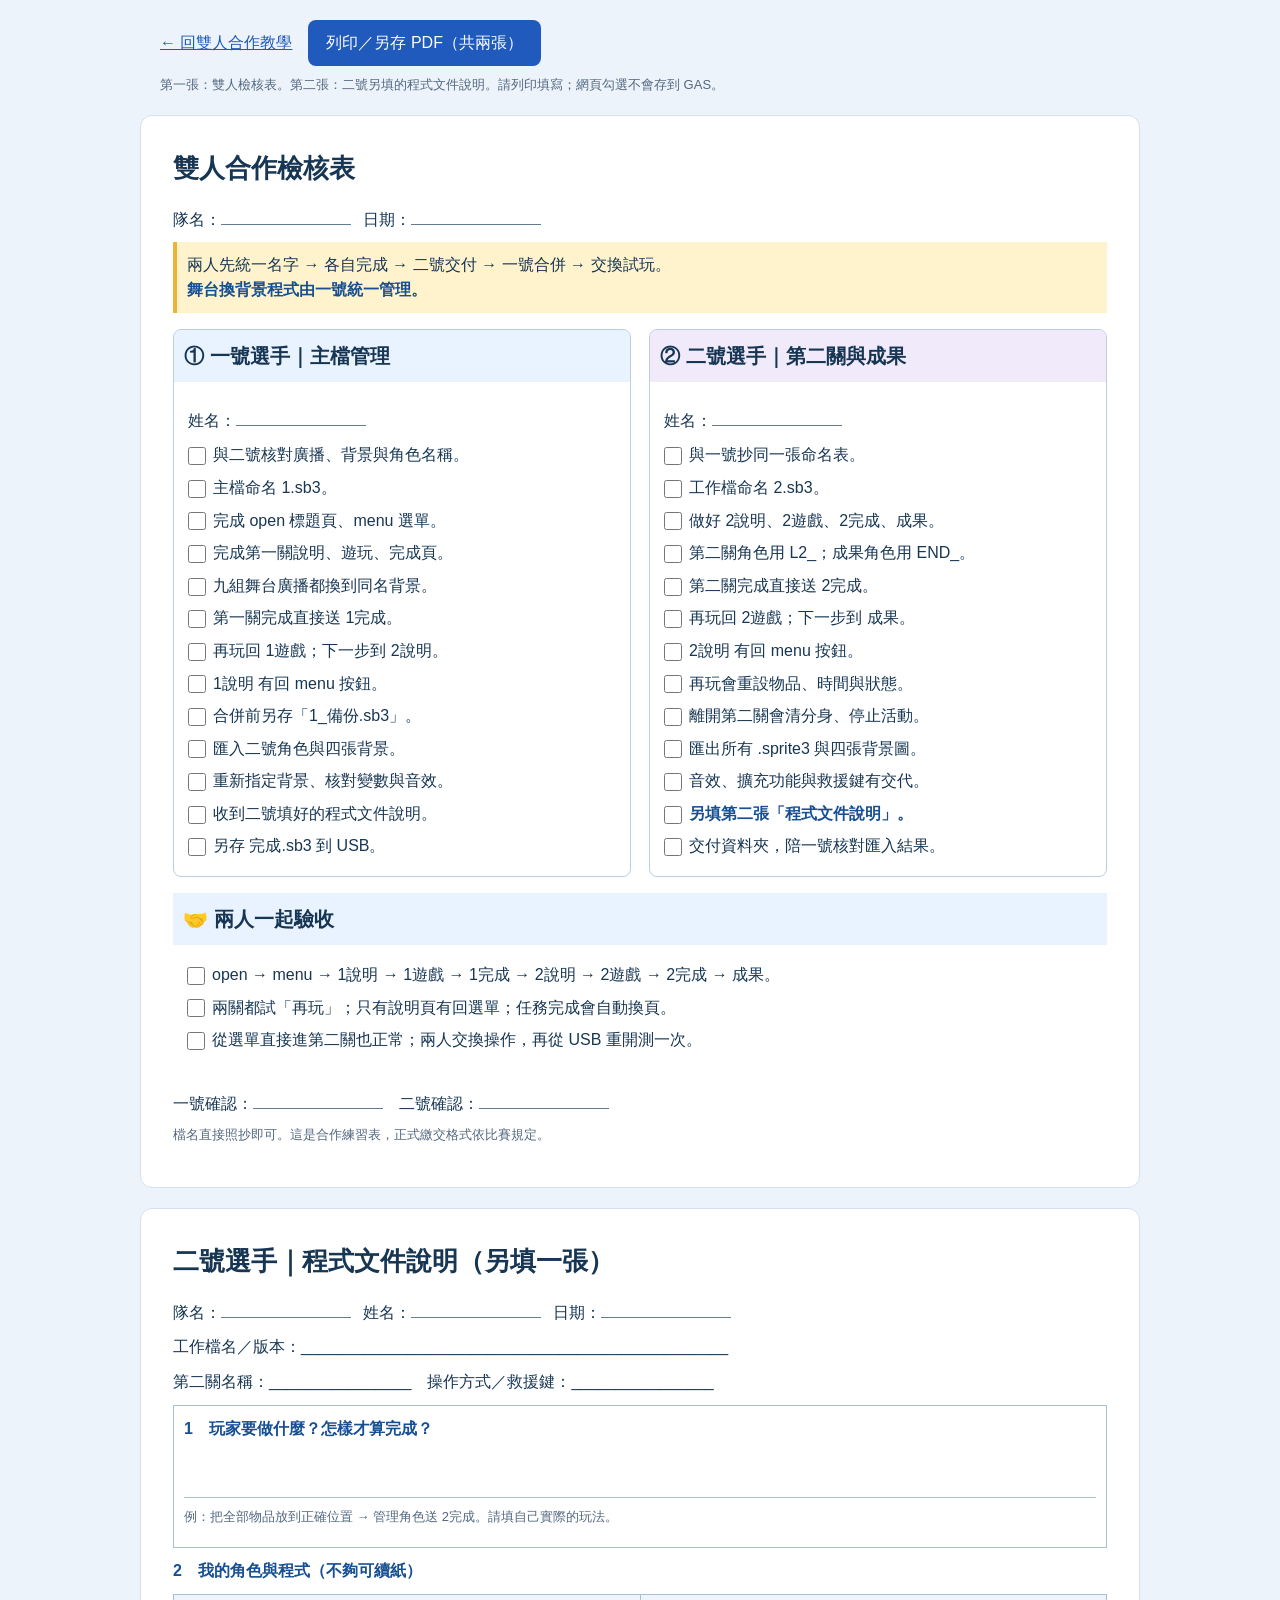
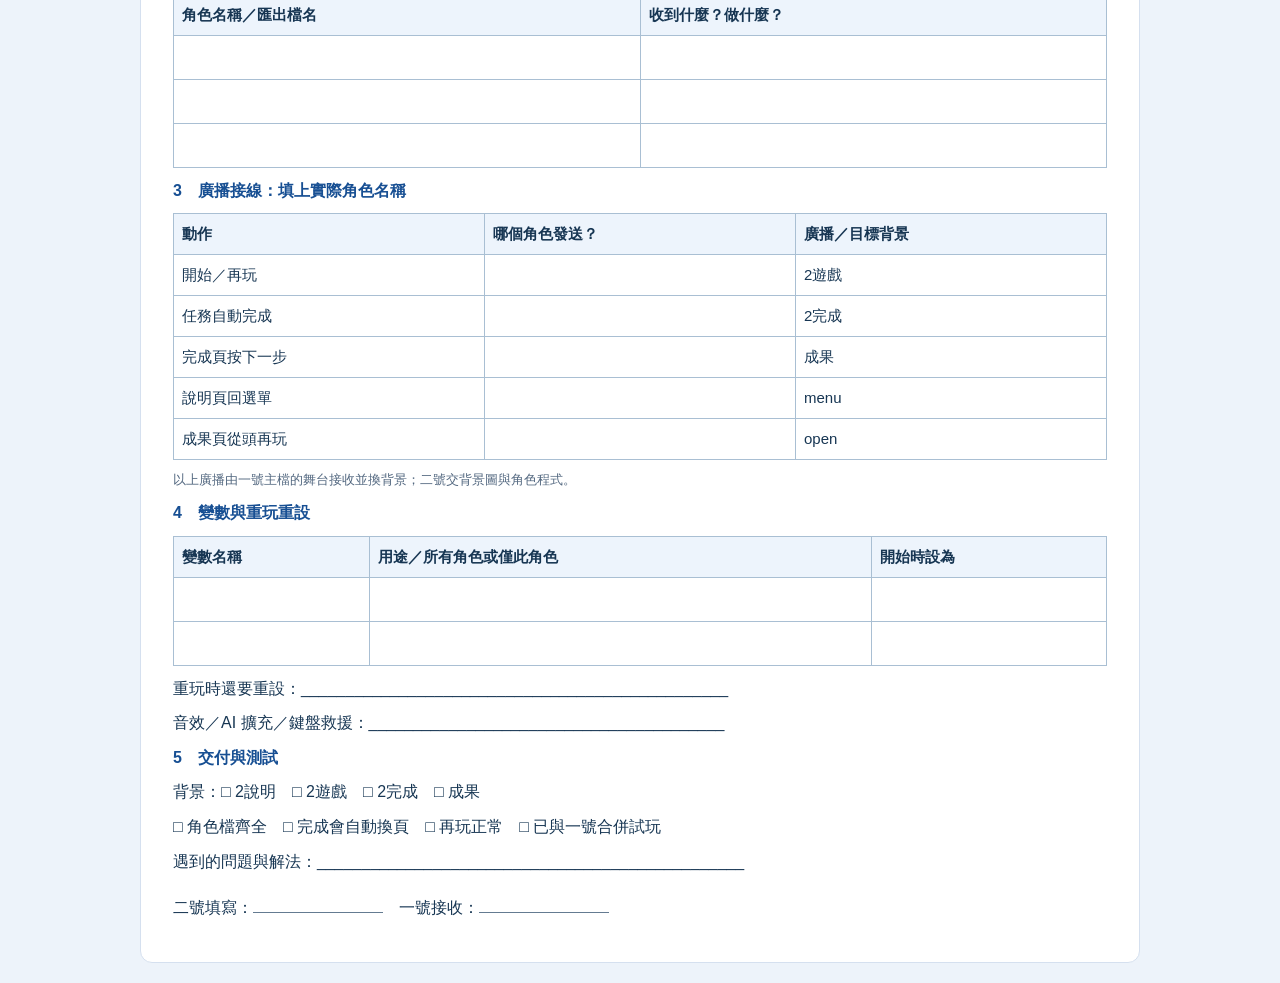
<file: collaboration-checklist.html>
<!doctype html>
<html lang="zh-Hant"><head><meta charset="utf-8"><meta name="viewport" content="width=device-width,initial-scale=1"><title>雙人合作檢核表與二號程式說明表</title>
<style>
*{box-sizing:border-box}body{margin:0;background:#edf3fa;color:#173653;font:16px/1.6 "Microsoft JhengHei",sans-serif}nav{max-width:1000px;margin:20px auto;padding:0 20px}a{color:#205abc}button{font:inherit;background:#205abc;color:white;border:0;border-radius:8px;padding:10px 18px;cursor:pointer}.sheet{max-width:1000px;margin:20px auto;padding:32px;background:white;border:1px solid #d5e0ef;border-radius:12px}h1{font-size:26px;margin:0 0 10px}h2{font-size:20px;margin:0;padding:10px;background:#e9f2ff}p{margin:9px 0}.meta{display:flex;flex-wrap:wrap;gap:12px}.line{display:inline-block;min-width:130px;border-bottom:1px solid #647b91;height:25px}.columns{display:grid;grid-template-columns:1fr 1fr;gap:18px;margin:16px 0}.panel{border:1px solid #bbcde0;border-radius:8px;overflow:hidden}.panel.two h2{background:#f1eafa}.items{padding:10px 14px}.items label{display:block;margin:7px 0}input{width:18px;height:18px;vertical-align:middle;margin:0 7px 0 0}strong{color:#174f93}.note{padding:10px;background:#fff3cd;border-left:4px solid #edb336}.small{font-size:13px;color:#536880}table{width:100%;border-collapse:collapse;margin:10px 0;font-size:15px}th,td{border:1px solid #a9bfd3;padding:8px;text-align:left}th{background:#edf4fc}td.blank{height:44px}.write{height:57px;border-bottom:1px solid #adc0d2}.steps{border:1px solid #a9bfd3;padding:10px;margin:10px 0}.signature{margin-top:14px}code{overflow-wrap:anywhere}@media(max-width:650px){.columns{grid-template-columns:1fr}.sheet p{overflow-wrap:anywhere}.sheet{margin:12px;padding:18px}table{font-size:13px}th,td{padding:5px}}@page{size:A4;margin:12mm}@media print{body{background:white;font-size:10pt;line-height:1.45;color:black}nav,.screen-only{display:none}.sheet{width:auto;max-width:none;border:0;border-radius:0;margin:0;padding:0;break-after:page}.sheet:last-child{break-after:auto}.columns{grid-template-columns:1fr 1fr;gap:10px;margin:10px 0}h1{font-size:18pt}h2{font-size:12pt;padding:7px}.items{padding:6px 9px}.items label{margin:6px 0}table{font-size:9pt}th,td{padding:6px}.small{font-size:8pt}.note{padding:7px}.write{height:42px}td.blank{height:32px}.panel,table,.steps{break-inside:avoid}input{width:12px;height:12px}}
</style></head><body>
<nav><a href="tutorial-collaboration.html?v=5.7">← 回雙人合作教學</a>　<button onclick="window.print()">列印／另存 PDF（共兩張）</button><p class="small">第一張：雙人檢核表。第二張：二號另填的程式文件說明。請列印填寫；網頁勾選不會存到 GAS。</p></nav>
<section class="sheet">
<h1>雙人合作檢核表</h1>
<div class="meta"><span>隊名：<span class="line"></span></span><span>日期：<span class="line"></span></span></div>
<p class="note">兩人先統一名字 → 各自完成 → 二號交付 → 一號合併 → 交換試玩。<br><strong>舞台換背景程式由一號統一管理。</strong></p>
<div class="columns">
<div class="panel"><h2>① 一號選手｜主檔管理</h2><div class="items">
<p>姓名：<span class="line"></span></p>
<label><input type="checkbox">與二號核對廣播、背景與角色名稱。</label>
<label><input type="checkbox">主檔命名 1.sb3。</label>
<label><input type="checkbox">完成 open 標題頁、menu 選單。</label>
<label><input type="checkbox">完成第一關說明、遊玩、完成頁。</label>
<label><input type="checkbox">九組舞台廣播都換到同名背景。</label>
<label><input type="checkbox">第一關完成直接送 1完成。</label>
<label><input type="checkbox">再玩回 1遊戲；下一步到 2說明。</label>
<label><input type="checkbox">1說明 有回 menu 按鈕。</label>
<label><input type="checkbox">合併前另存「1_備份.sb3」。</label>
<label><input type="checkbox">匯入二號角色與四張背景。</label>
<label><input type="checkbox">重新指定背景、核對變數與音效。</label>
<label><input type="checkbox">收到二號填好的程式文件說明。</label>
<label><input type="checkbox">另存 完成.sb3 到 USB。</label>
</div></div>
<div class="panel two"><h2>② 二號選手｜第二關與成果</h2><div class="items">
<p>姓名：<span class="line"></span></p>
<label><input type="checkbox">與一號抄同一張命名表。</label>
<label><input type="checkbox">工作檔命名 2.sb3。</label>
<label><input type="checkbox">做好 2說明、2遊戲、2完成、成果。</label>
<label><input type="checkbox">第二關角色用 L2_；成果角色用 END_。</label>
<label><input type="checkbox">第二關完成直接送 2完成。</label>
<label><input type="checkbox">再玩回 2遊戲；下一步到 成果。</label>
<label><input type="checkbox">2說明 有回 menu 按鈕。</label>
<label><input type="checkbox">再玩會重設物品、時間與狀態。</label>
<label><input type="checkbox">離開第二關會清分身、停止活動。</label>
<label><input type="checkbox">匯出所有 .sprite3 與四張背景圖。</label>
<label><input type="checkbox">音效、擴充功能與救援鍵有交代。</label>
<label><input type="checkbox"><strong>另填第二張「程式文件說明」。</strong></label>
<label><input type="checkbox">交付資料夾，陪一號核對匯入結果。</label>
</div></div></div>
<h2>🤝 兩人一起驗收</h2>
<div class="items"><label><input type="checkbox">open → menu → 1說明 → 1遊戲 → 1完成 → 2說明 → 2遊戲 → 2完成 → 成果。</label>
<label><input type="checkbox">兩關都試「再玩」；只有說明頁有回選單；任務完成會自動換頁。</label>
<label><input type="checkbox">從選單直接進第二關也正常；兩人交換操作，再從 USB 重開測一次。</label></div>
<p class="signature">一號確認：<span class="line"></span>　二號確認：<span class="line"></span></p>
<p class="small">檔名直接照抄即可。這是合作練習表，正式繳交格式依比賽規定。</p>
</section>
<section class="sheet">
<h1>二號選手｜程式文件說明（另填一張）</h1>
<div class="meta"><span>隊名：<span class="line"></span></span><span>姓名：<span class="line"></span></span><span>日期：<span class="line"></span></span></div>
<p>工作檔名／版本：________________________________________________</p>
<p>第二關名稱：________________　操作方式／救援鍵：________________</p>
<div class="steps"><strong>1　玩家要做什麼？怎樣才算完成？</strong><div class="write"></div><p class="small">例：把全部物品放到正確位置 → 管理角色送 2完成。請填自己實際的玩法。</p></div>
<strong>2　我的角色與程式（不夠可續紙）</strong>
<table><thead><tr><th>角色名稱／匯出檔名</th><th>收到什麼？做什麼？</th></tr></thead><tbody><tr><td class="blank"></td><td></td></tr><tr><td class="blank"></td><td></td></tr><tr><td class="blank"></td><td></td></tr></tbody></table>
<strong>3　廣播接線：填上實際角色名稱</strong>
<table><thead><tr><th>動作</th><th>哪個角色發送？</th><th>廣播／目標背景</th></tr></thead><tbody>
<tr><td>開始／再玩</td><td></td><td>2遊戲</td></tr><tr><td>任務自動完成</td><td></td><td>2完成</td></tr><tr><td>完成頁按下一步</td><td></td><td>成果</td></tr><tr><td>說明頁回選單</td><td></td><td>menu</td></tr><tr><td>成果頁從頭再玩</td><td></td><td>open</td></tr></tbody></table>
<p class="small">以上廣播由一號主檔的舞台接收並換背景；二號交背景圖與角色程式。</p>
<strong>4　變數與重玩重設</strong>
<table><thead><tr><th>變數名稱</th><th>用途／所有角色或僅此角色</th><th>開始時設為</th></tr></thead><tbody><tr><td class="blank"></td><td></td><td></td></tr><tr><td class="blank"></td><td></td><td></td></tr></tbody></table>
<p>重玩時還要重設：________________________________________________</p>
<p>音效／AI 擴充／鍵盤救援：________________________________________</p>
<strong>5　交付與測試</strong>
<p>背景：□ 2說明　□ 2遊戲　□ 2完成　□ 成果</p>
<p>□ 角色檔齊全　□ 完成會自動換頁　□ 再玩正常　□ 已與一號合併試玩</p>
<p>遇到的問題與解法：________________________________________________</p>
<p class="signature">二號填寫：<span class="line"></span>　一號接收：<span class="line"></span></p>
</section></body></html>
</file>
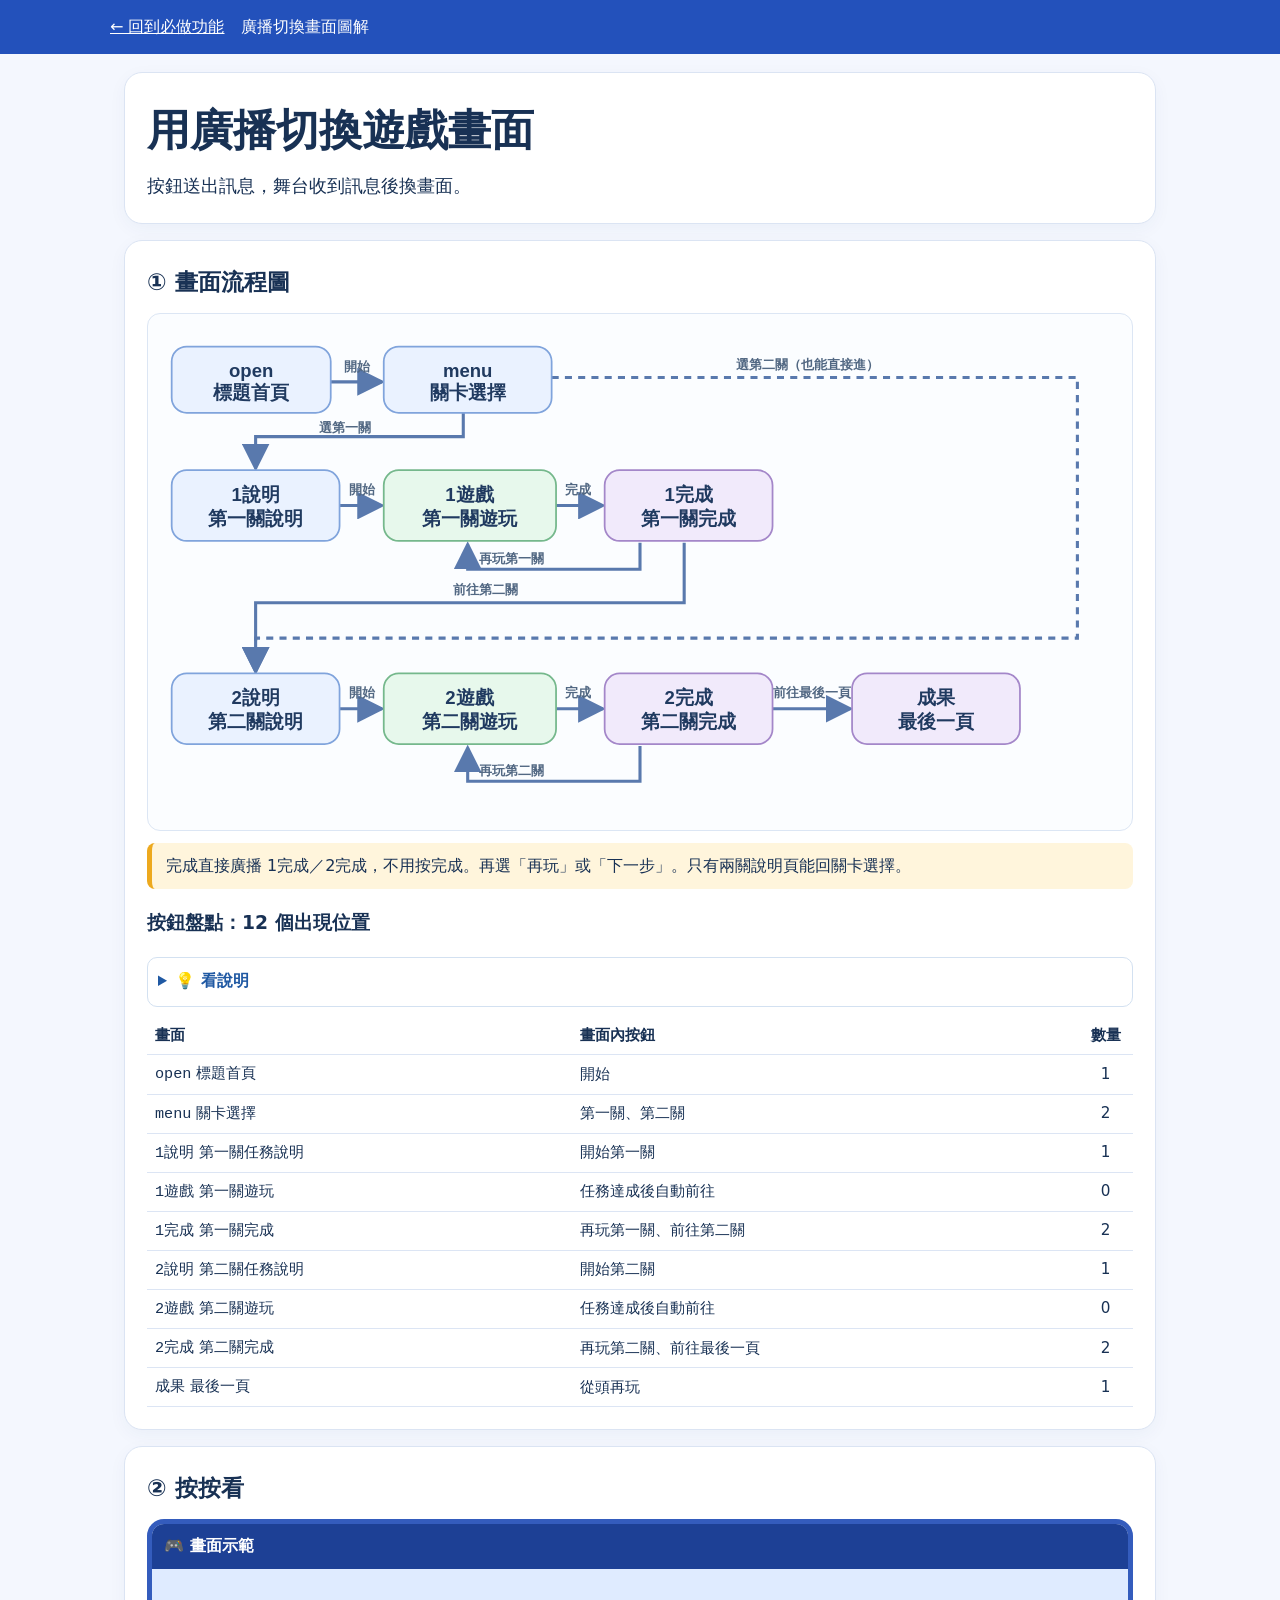
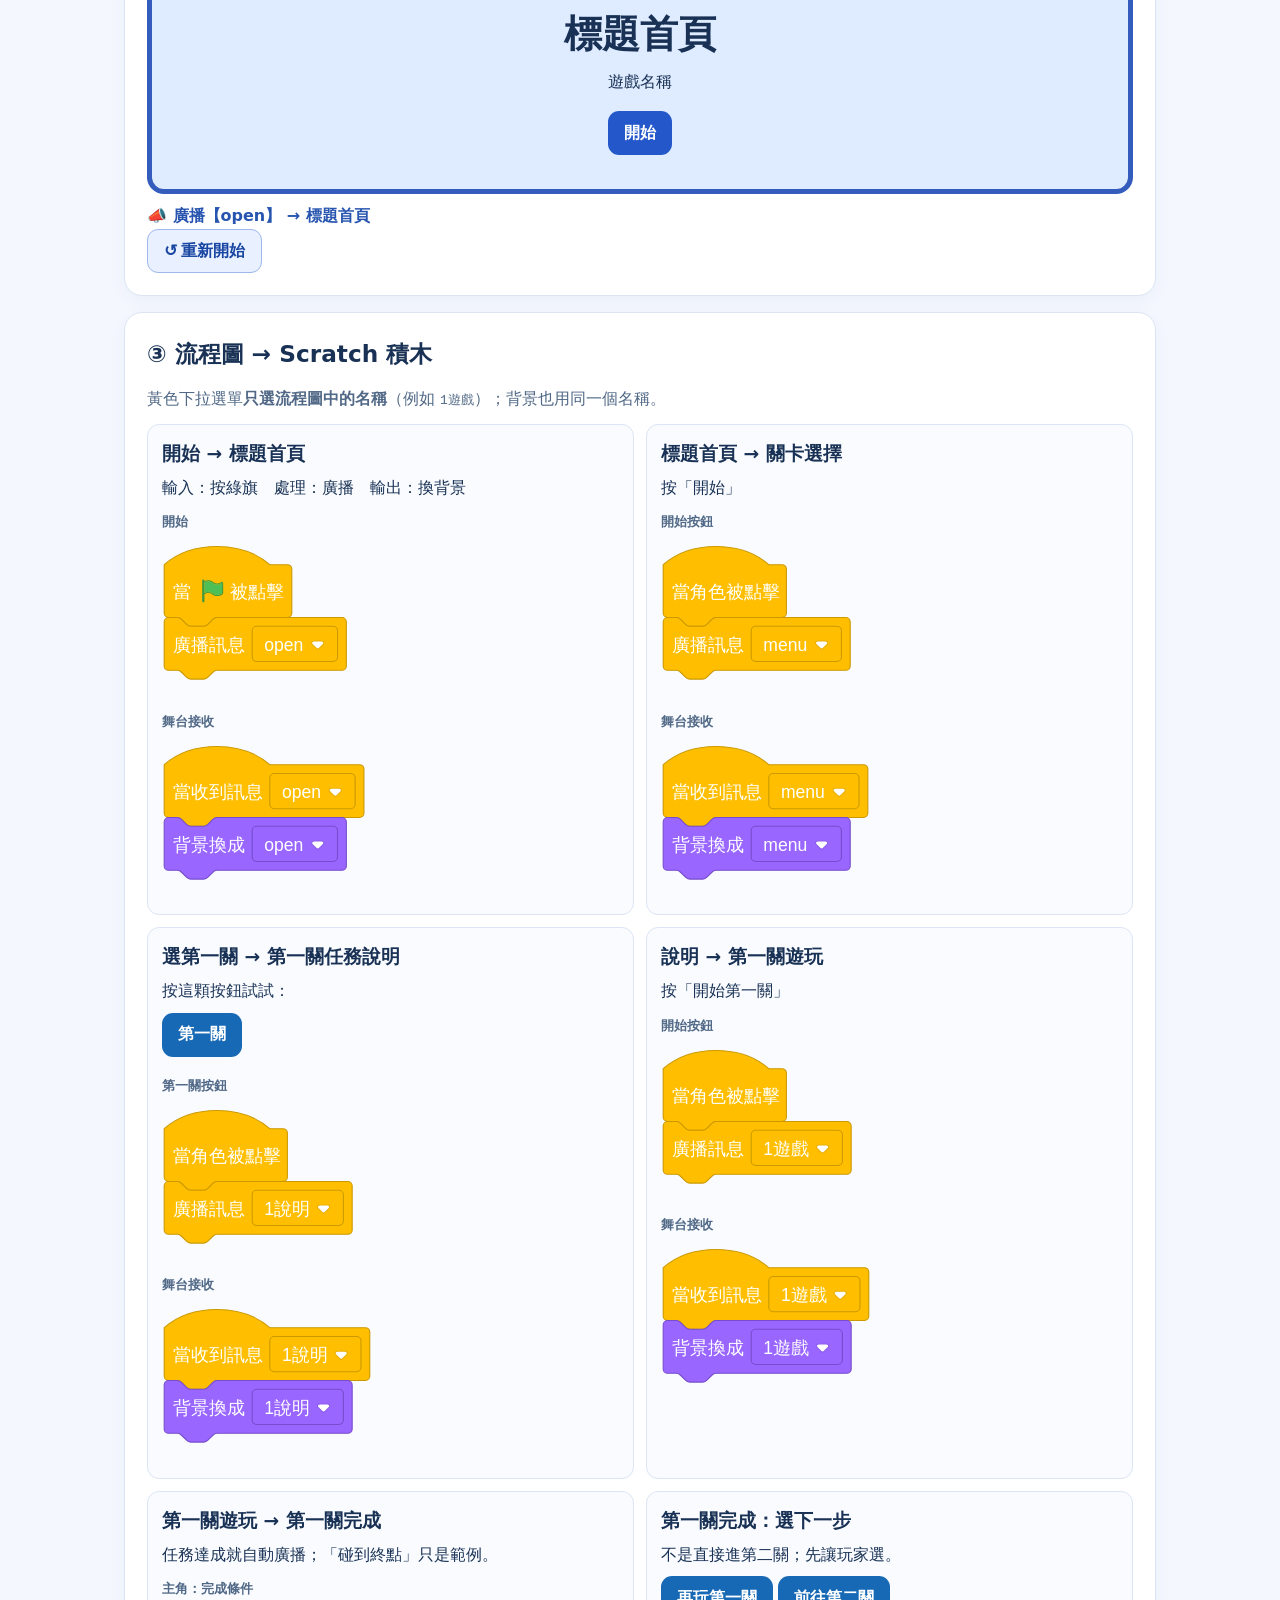
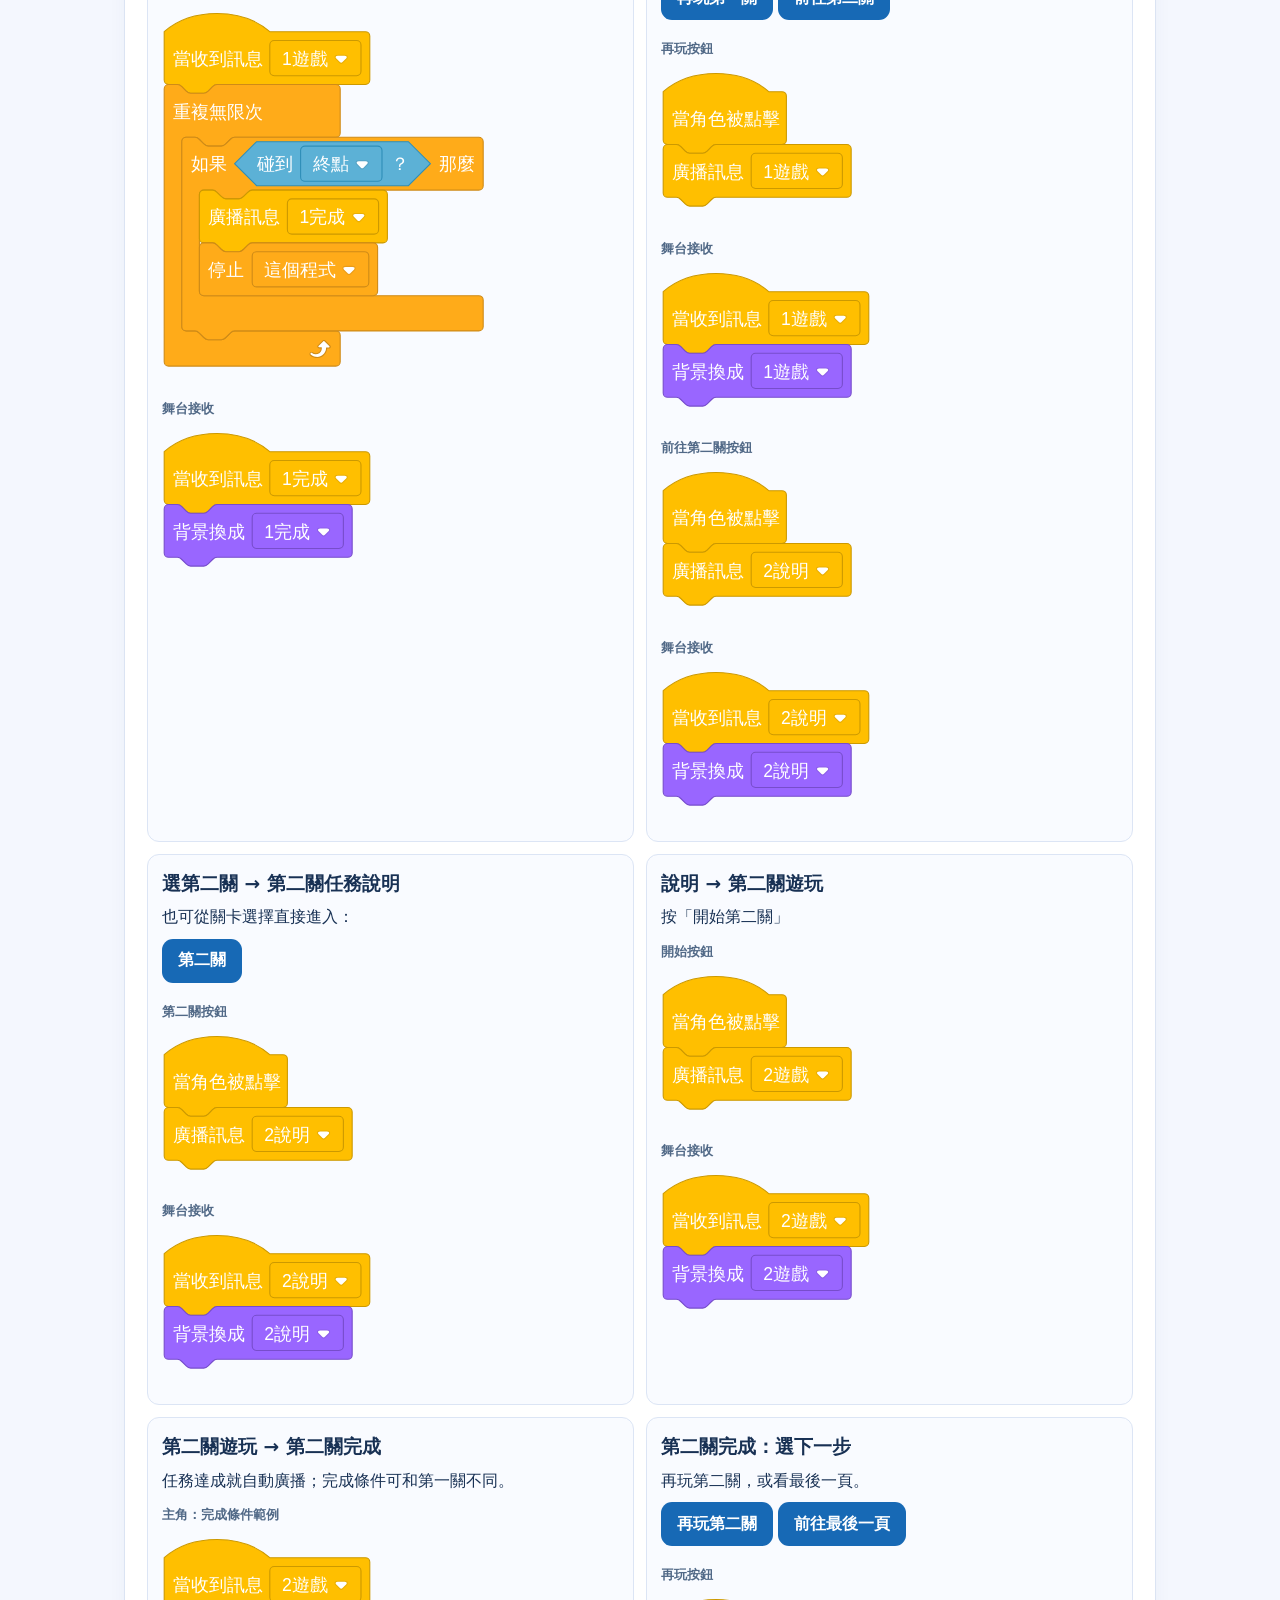
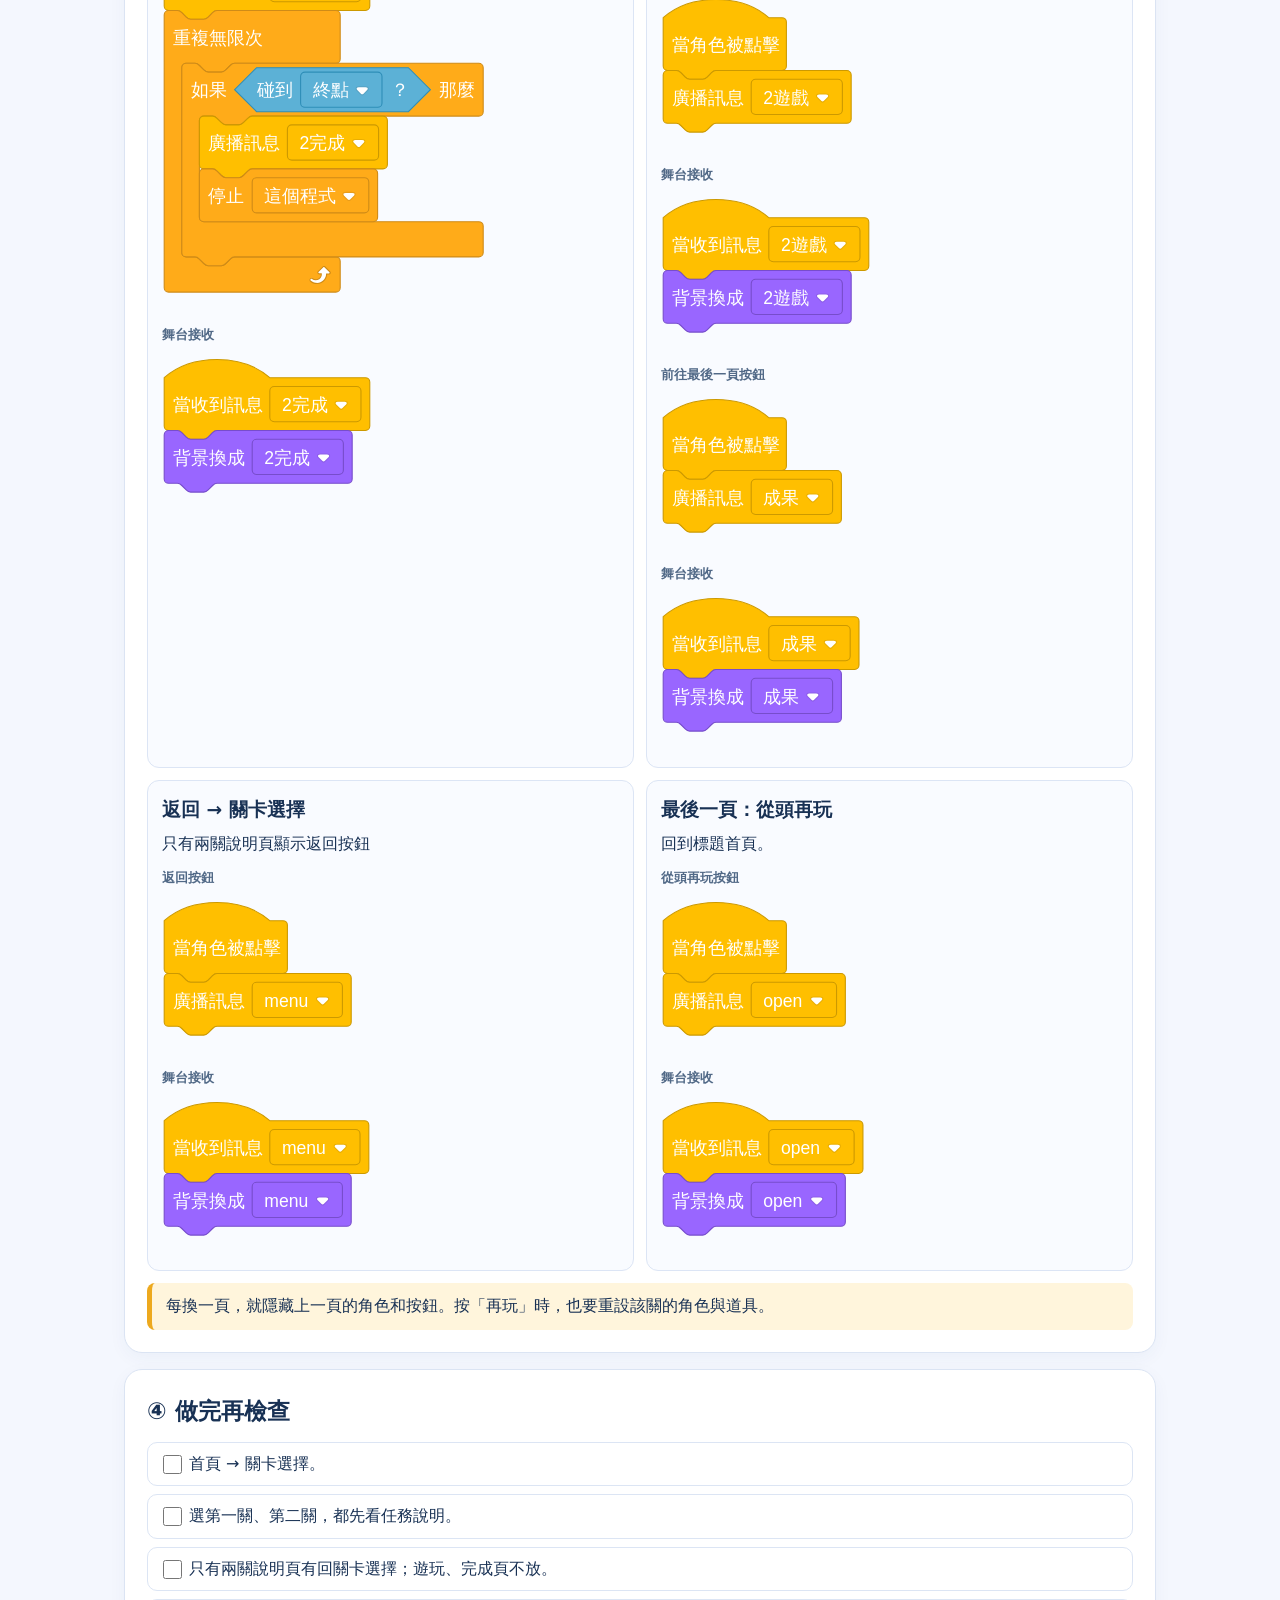
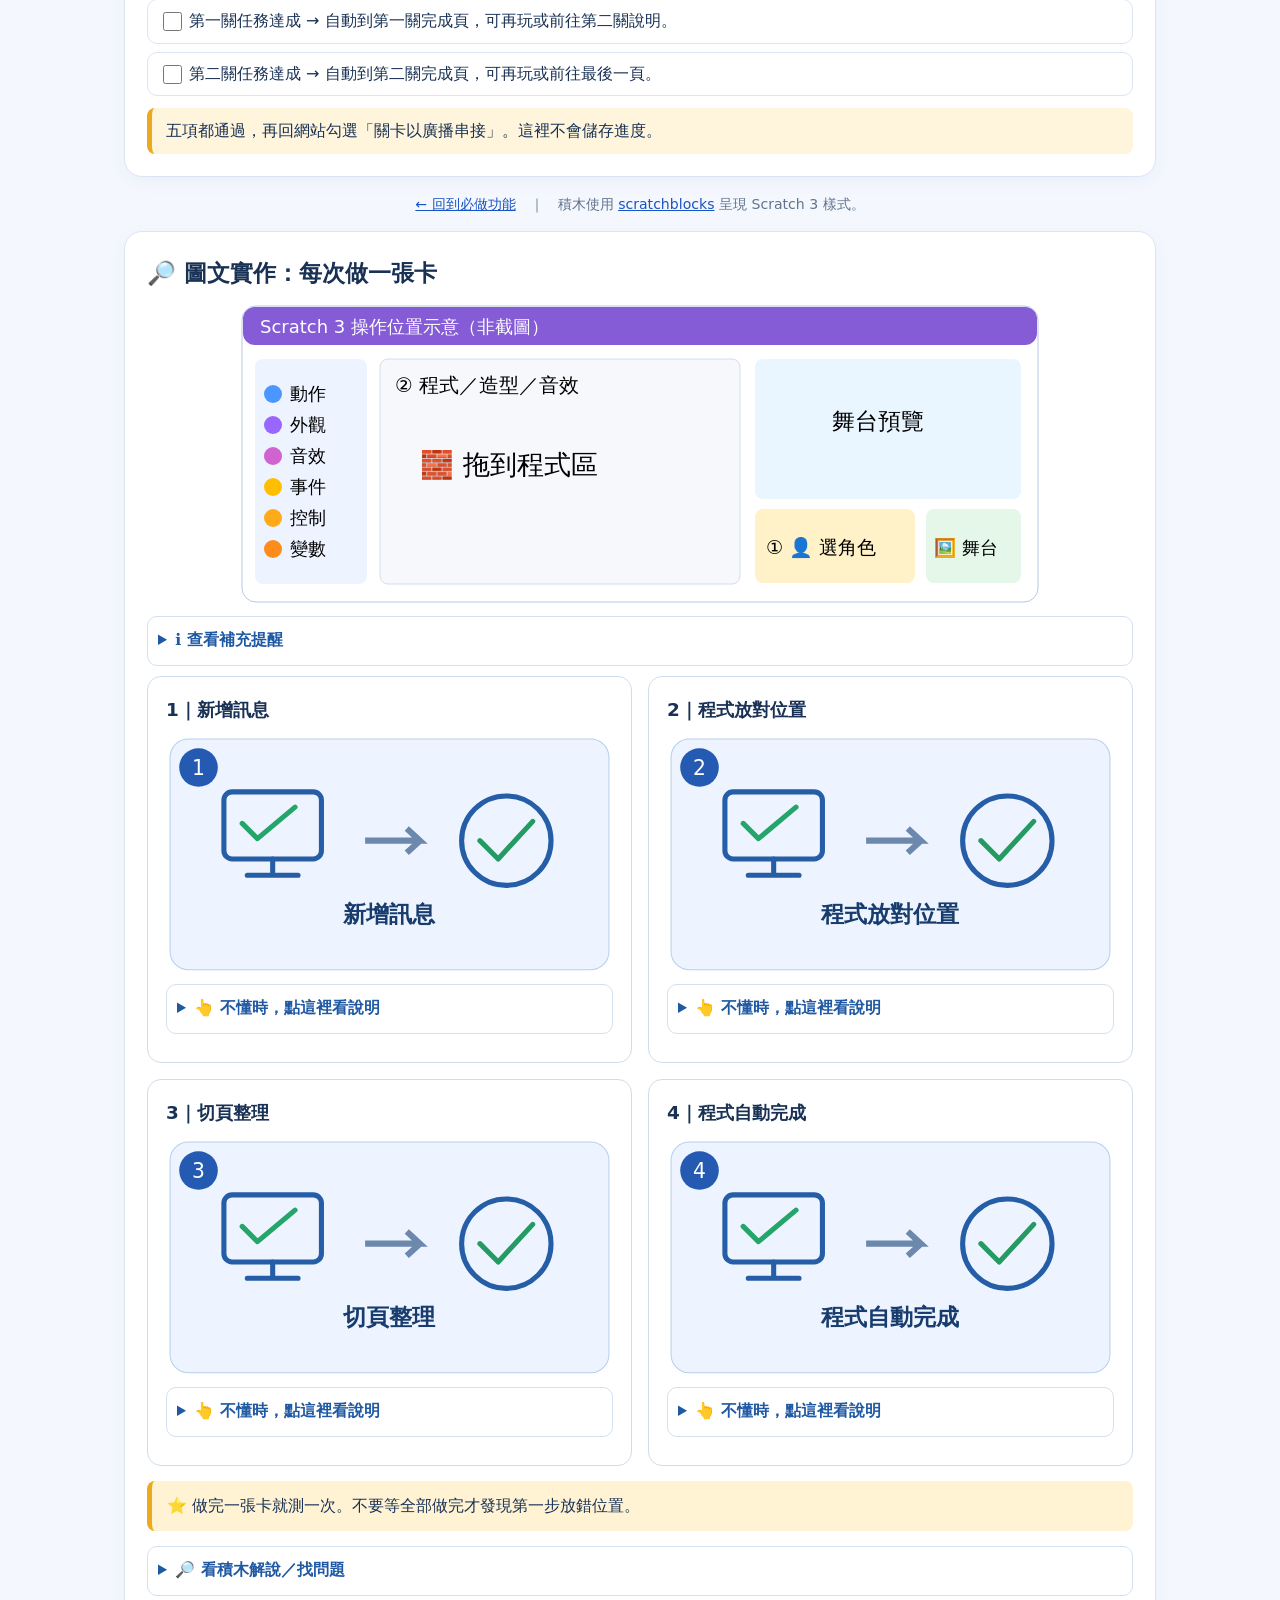
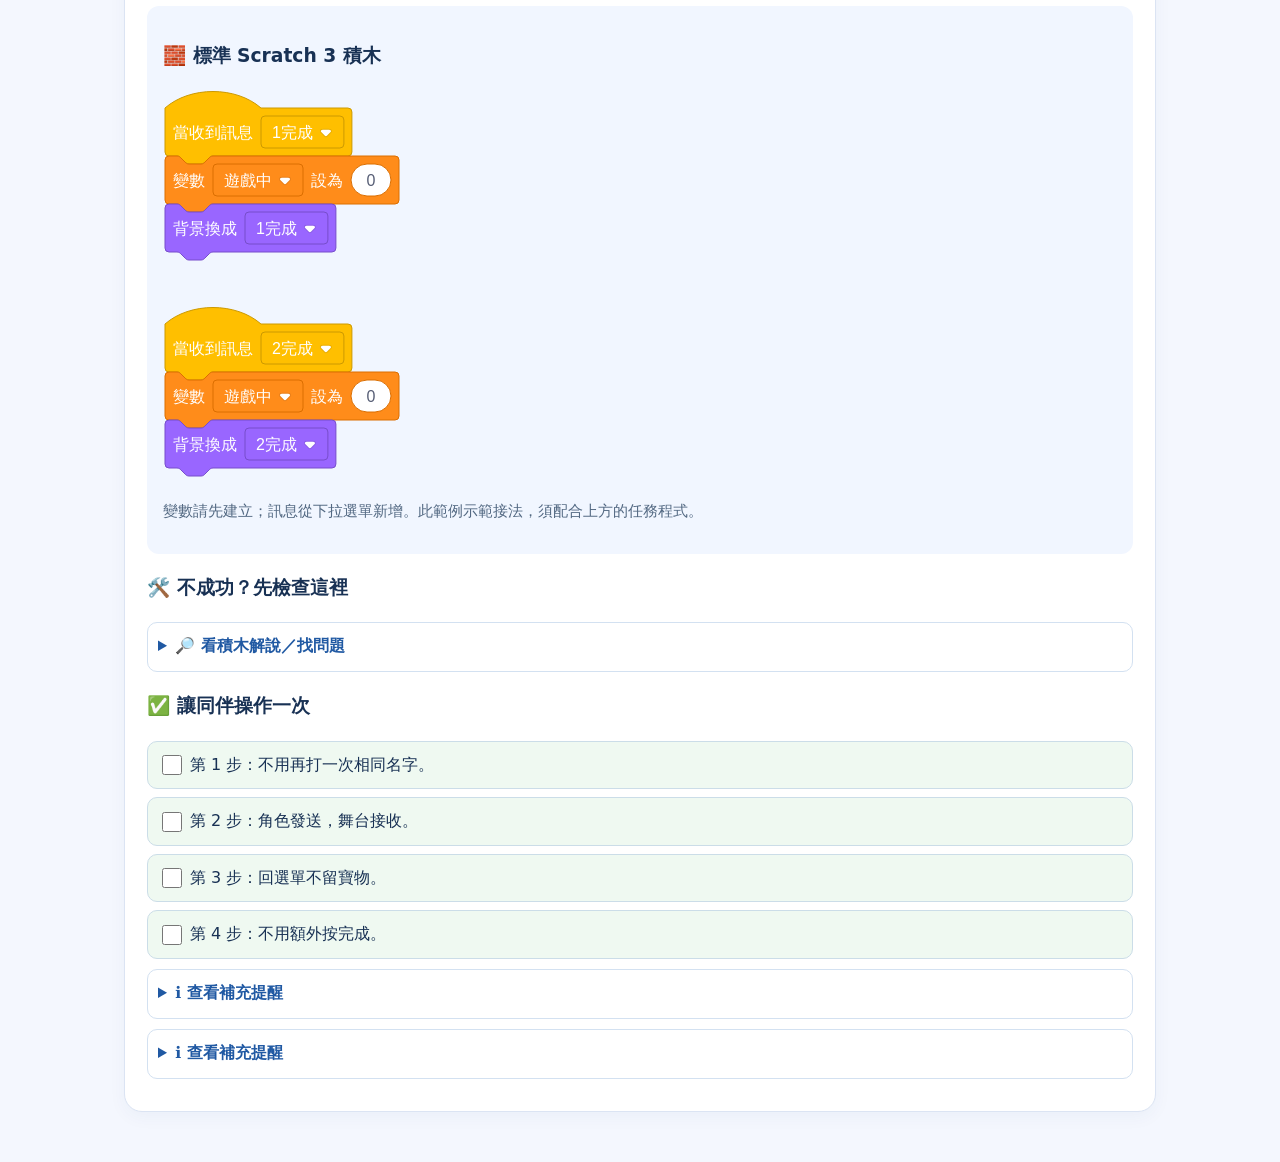
<file: tutorial-broadcast.html>
<!doctype html>
<html lang="zh-Hant">
<head>
<meta charset="utf-8"><meta name="viewport" content="width=device-width,initial-scale=1">
<title>用廣播切換畫面｜Scratch 圖解</title>
<link rel="stylesheet" href="tutorial-detail.css?v=1">
<style>
:root{font-family:"Noto Sans TC","Microsoft JhengHei",system-ui,sans-serif;color:#183154;background:#f4f7fe}*{box-sizing:border-box}body{margin:0;line-height:1.65}a{color:#1854c3}a:focus-visible,button:focus-visible{outline:4px solid #ffbd25;outline-offset:3px}header{background:#2351bb;color:white;padding:14px max(16px,calc((100vw - 1060px)/2))}header a{color:white}.wrap{max-width:1060px;margin:auto;padding:18px 14px 60px}.card{background:white;border:1px solid #dbe4f3;border-radius:18px;padding:22px;margin-bottom:16px;box-shadow:0 5px 18px #2145720b}h1{font-size:clamp(1.9rem,4vw,2.7rem);margin:0}h2{font-size:1.45rem;margin:0 0 12px}.lead{font-size:1.14rem;margin:4px 0 0}.hint{color:#516987;margin:6px 0 12px}.flow{overflow-x:auto;border:1px solid #dce6f4;border-radius:13px;background:#fbfdff;padding:6px}.flow svg{display:block;min-width:840px;width:100%;height:auto}.flow-card{fill:#eaf2ff;stroke:#80a4dc;stroke-width:2}.flow-game{fill:#e7f8ec;stroke:#75b88c;stroke-width:2}.flow-end{fill:#f1eafb;stroke:#a487c9;stroke-width:2}.flow-text{font:700 21px "Microsoft JhengHei",sans-serif;fill:#203a60;text-anchor:middle}.flow-small{font:600 15px "Microsoft JhengHei",sans-serif;fill:#526883;text-anchor:middle}.callout{padding:10px 14px;background:#fff5dc;border-left:5px solid #eda91e;border-radius:8px;margin:12px 0 0}.demo{border:5px solid #345cbd;border-radius:17px;background:#dfebff;overflow:hidden}.demo-bar{background:#1d4095;color:#fff;display:flex;justify-content:space-between;align-items:center;gap:9px;padding:9px 12px;font-weight:800}.demo-body{min-height:220px;padding:24px;display:grid;align-content:center;justify-items:center;text-align:center}.demo-body h3{font-size:clamp(1.7rem,4vw,2.4rem);margin:0}.demo-body p{margin:3px 0 16px}.buttons{display:flex;gap:9px;justify-content:center;flex-wrap:wrap}button{border:0;border-radius:11px;background:#2458ca;color:white;font:700 1rem "Noto Sans TC","Microsoft JhengHei",sans-serif;padding:10px 16px;min-height:44px;cursor:pointer}button.alt{background:#e9f0ff;color:#1946a2;border:1px solid #9eb8eb}button:hover{filter:brightness(.94)}.status{font-weight:750;color:#2654af;min-height:1.6em;margin:9px 0 0}.grid{display:grid;grid-template-columns:repeat(auto-fit,minmax(250px,1fr));gap:12px}.mini-card{background:#f9fbff;border:1px solid #dce5f5;border-radius:12px;padding:14px}.mini-card h3{margin:0 0 5px}.mini-card p{margin:4px 0}.block{width:100%;max-width:330px;height:auto;display:block}.event{fill:#ffbf2d;stroke:#bd8208;stroke-width:2}.look{fill:#9966ff;stroke:#6743b4;stroke-width:2}.block-text{font:700 18px "Microsoft JhengHei",sans-serif;fill:#283b58}.white{fill:#fff}.msg{display:inline-block;background:#fff0c2;border-radius:20px;padding:2px 9px;font-weight:800;margin:2px}.check label{display:block;border:1px solid #dce5f4;border-radius:10px;padding:8px 11px;margin:8px 0}.check input{width:19px;height:19px;vertical-align:middle;margin-right:7px}.footer{text-align:center;color:#61748d;font-size:.88rem}@media(max-width:600px){.wrap{padding:12px 9px 48px}.card{padding:16px}.demo-body{padding:16px}}
 .route-grid{display:grid;grid-template-columns:repeat(2,minmax(0,1fr));gap:12px}.block-pair{display:grid;grid-template-columns:1fr;gap:10px;margin-top:10px}.block-pair>div{min-width:0;overflow-x:auto}.block-pair small{display:block;color:#516987;font-weight:800;margin-bottom:5px}.block-pair .scratchblocks{min-width:max-content}.blocks{white-space:pre-wrap}.route-demo-button{margin:4px 0 8px;background:#1769b5}.inventory{overflow-x:auto}.inventory table{width:100%;border-collapse:collapse;font-size:.95rem}.inventory th,.inventory td{border-bottom:1px solid #dce5f4;text-align:left;padding:6px 8px}.inventory th:last-child,.inventory td:last-child{text-align:center;width:55px}@media(max-width:720px){.route-grid{grid-template-columns:1fr}}
</style>
</head>
<body>
<header><a href="index.html">← 回到必做功能</a>　廣播切換畫面圖解</header>
<main class="wrap">
<section class="card"><h1>用廣播切換遊戲畫面</h1><p class="lead">按鈕送出訊息，舞台收到訊息後換畫面。</p></section>

<section class="card" id="flow"><h2>① 畫面流程圖</h2>
 <div class="flow"><svg viewBox="0 0 1100 570" role="img" aria-labelledby="flow-title flow-desc"><title id="flow-title">兩關遊戲畫面流程圖</title><desc id="flow-desc">標題首頁到關卡選擇。每關都有任務說明、遊玩和完成畫面。第一關完成可以再玩或進第二關；第二關完成可以再玩或到最後一頁。</desc>
  <defs><marker id="arr" markerWidth="9" markerHeight="9" refX="8" refY="4.5" orient="auto"><path d="M0 0L9 4.5L0 9Z" fill="#5979ad"/></marker></defs>
  <g fill="none" stroke="#5979ad" stroke-width="3.5" marker-end="url(#arr)">
   <path d="M200 70H258"/><path d="M350 105V132H115V168"/><path d="M450 65H1045V360H115V398" stroke-dasharray="8 7"/>
   <path d="M210 210H258"/><path d="M455 210H508"/><path d="M600 252V320H115V398"/>
   <path d="M550 252V282H355V254"/><path d="M210 440H258"/><path d="M455 440H508"/><path d="M700 440H788"/>
   <path d="M550 482V522H355V484"/>
  </g>
  <g class="flow-text">
   <rect class="flow-card" x="20" y="30" width="180" height="75" rx="17"/><text x="110" y="64">open</text><text x="110" y="89">標題首頁</text>
   <rect class="flow-card" x="260" y="30" width="190" height="75" rx="17"/><text x="355" y="64">menu</text><text x="355" y="89">關卡選擇</text>
   <rect class="flow-card" x="20" y="170" width="190" height="80" rx="17"/><text x="115" y="205">1說明</text><text x="115" y="232">第一關說明</text>
   <rect class="flow-game" x="260" y="170" width="195" height="80" rx="17"/><text x="357" y="205">1遊戲</text><text x="357" y="232">第一關遊玩</text>
   <rect class="flow-end" x="510" y="170" width="190" height="80" rx="17"/><text x="605" y="205">1完成</text><text x="605" y="232">第一關完成</text>
   <rect class="flow-card" x="20" y="400" width="190" height="80" rx="17"/><text x="115" y="435">2說明</text><text x="115" y="462">第二關說明</text>
   <rect class="flow-game" x="260" y="400" width="195" height="80" rx="17"/><text x="357" y="435">2遊戲</text><text x="357" y="462">第二關遊玩</text>
   <rect class="flow-end" x="510" y="400" width="190" height="80" rx="17"/><text x="605" y="435">2完成</text><text x="605" y="462">第二關完成</text>
   <rect class="flow-end" x="790" y="400" width="190" height="80" rx="17"/><text x="885" y="435">成果</text><text x="885" y="462">最後一頁</text>
  </g>
  <g class="flow-small"><text x="230" y="58">開始</text><text x="216" y="127">選第一關</text><text x="740" y="55">選第二關（也能直接進）</text><text x="235" y="197">開始</text><text x="480" y="197">完成</text><text x="405" y="275">再玩第一關</text><text x="375" y="310">前往第二關</text><text x="235" y="427">開始</text><text x="480" y="427">完成</text><text x="745" y="427">前往最後一頁</text><text x="405" y="515">再玩第二關</text></g>
 </svg></div>
 <p class="callout">完成直接廣播 1完成／2完成，不用按完成。再選「再玩」或「下一步」。只有兩關說明頁能回關卡選擇。</p>
 <h3>按鈕盤點：12 個出現位置</h3>
 <p class="hint">10 個畫面內按鈕，加上兩個說明頁的返回按鈕，共 12 個位置。返回按鈕可共用一個角色；教學用的「重新開始」不計入。</p>
 <div class="inventory"><table><thead><tr><th>畫面</th><th>畫面內按鈕</th><th>數量</th></tr></thead><tbody>
  <tr><td><code>open</code> 標題首頁</td><td>開始</td><td>1</td></tr><tr><td><code>menu</code> 關卡選擇</td><td>第一關、第二關</td><td>2</td></tr>
  <tr><td><code>1說明</code> 第一關任務說明</td><td>開始第一關</td><td>1</td></tr><tr><td><code>1遊戲</code> 第一關遊玩</td><td>任務達成後自動前往</td><td>0</td></tr>
  <tr><td><code>1完成</code> 第一關完成</td><td>再玩第一關、前往第二關</td><td>2</td></tr>
  <tr><td><code>2說明</code> 第二關任務說明</td><td>開始第二關</td><td>1</td></tr><tr><td><code>2遊戲</code> 第二關遊玩</td><td>任務達成後自動前往</td><td>0</td></tr>
  <tr><td><code>2完成</code> 第二關完成</td><td>再玩第二關、前往最後一頁</td><td>2</td></tr><tr><td><code>成果</code> 最後一頁</td><td>從頭再玩</td><td>1</td></tr>
  </tbody></table></div>
</section>

<section class="card"><h2>② 按按看</h2>
 <div class="demo"><div class="demo-bar"><span>🎮 畫面示範</span><button type="button" class="alt" data-go="select" id="menu-button" hidden>↩ 回關卡選擇</button></div><div class="demo-body"><h3 id="screen-title"></h3><p id="screen-help"></p><div class="buttons" id="screen-actions"></div></div></div>
 <p class="status" id="demo-status" role="status" aria-live="polite"></p><button class="alt" type="button" id="demo-reset">↺ 重新開始</button>
</section>

<section class="card"><h2>③ 流程圖 → Scratch 積木</h2>
 <p class="hint">黃色下拉選單<strong>只選流程圖中的名稱</strong>（例如 <code>1遊戲</code>）；背景也用同一個名稱。</p>
 <div class="route-grid">
  <div class="mini-card"><h3>開始 → 標題首頁</h3><p>輸入：按綠旗　處理：廣播　輸出：換背景</p><div class="block-pair"><div><small>開始</small><pre class="blocks">當 @greenFlag 被點擊
廣播訊息 [open v]</pre></div><div><small>舞台接收</small><pre class="blocks">當收到訊息 [open v]
背景換成 [open v]</pre></div></div></div>
  <div class="mini-card"><h3>標題首頁 → 關卡選擇</h3><p>按「開始」</p><div class="block-pair"><div><small>開始按鈕</small><pre class="blocks">當角色被點擊
廣播訊息 [menu v]</pre></div><div><small>舞台接收</small><pre class="blocks">當收到訊息 [menu v]
背景換成 [menu v]</pre></div></div></div>
  <div class="mini-card"><h3>選第一關 → 第一關任務說明</h3><p>按這顆按鈕試試：</p><button type="button" class="route-demo-button" data-go="intro1">第一關</button><div class="block-pair"><div><small>第一關按鈕</small><pre class="blocks">當角色被點擊
廣播訊息 [1說明 v]</pre></div><div><small>舞台接收</small><pre class="blocks">當收到訊息 [1說明 v]
背景換成 [1說明 v]</pre></div></div></div>
  <div class="mini-card"><h3>說明 → 第一關遊玩</h3><p>按「開始第一關」</p><div class="block-pair"><div><small>開始按鈕</small><pre class="blocks">當角色被點擊
廣播訊息 [1遊戲 v]</pre></div><div><small>舞台接收</small><pre class="blocks">當收到訊息 [1遊戲 v]
背景換成 [1遊戲 v]</pre></div></div></div>
  <div class="mini-card"><h3>第一關遊玩 → 第一關完成</h3><p>任務達成就自動廣播；「碰到終點」只是範例。</p><div class="block-pair"><div><small>主角：完成條件</small><pre class="blocks">當收到訊息 [1遊戲 v]
重複無限次
  如果 &lt;碰到 [終點 v]？&gt; 那麼
    廣播訊息 [1完成 v]
    停止 [這個程式 v]</pre></div><div><small>舞台接收</small><pre class="blocks">當收到訊息 [1完成 v]
背景換成 [1完成 v]</pre></div></div></div>
  <div class="mini-card"><h3>第一關完成：選下一步</h3><p>不是直接進第二關；先讓玩家選。</p><button type="button" class="route-demo-button" data-go="level1">再玩第一關</button> <button type="button" class="route-demo-button" data-go="intro2">前往第二關</button><div class="block-pair"><div><small>再玩按鈕</small><pre class="blocks">當角色被點擊
廣播訊息 [1遊戲 v]</pre></div><div><small>舞台接收</small><pre class="blocks">當收到訊息 [1遊戲 v]
背景換成 [1遊戲 v]</pre></div><div><small>前往第二關按鈕</small><pre class="blocks">當角色被點擊
廣播訊息 [2說明 v]</pre></div><div><small>舞台接收</small><pre class="blocks">當收到訊息 [2說明 v]
背景換成 [2說明 v]</pre></div></div></div>
  <div class="mini-card"><h3>選第二關 → 第二關任務說明</h3><p>也可從關卡選擇直接進入：</p><button type="button" class="route-demo-button" data-go="intro2">第二關</button><div class="block-pair"><div><small>第二關按鈕</small><pre class="blocks">當角色被點擊
廣播訊息 [2說明 v]</pre></div><div><small>舞台接收</small><pre class="blocks">當收到訊息 [2說明 v]
背景換成 [2說明 v]</pre></div></div></div>
  <div class="mini-card"><h3>說明 → 第二關遊玩</h3><p>按「開始第二關」</p><div class="block-pair"><div><small>開始按鈕</small><pre class="blocks">當角色被點擊
廣播訊息 [2遊戲 v]</pre></div><div><small>舞台接收</small><pre class="blocks">當收到訊息 [2遊戲 v]
背景換成 [2遊戲 v]</pre></div></div></div>
  <div class="mini-card"><h3>第二關遊玩 → 第二關完成</h3><p>任務達成就自動廣播；完成條件可和第一關不同。</p><div class="block-pair"><div><small>主角：完成條件範例</small><pre class="blocks">當收到訊息 [2遊戲 v]
重複無限次
  如果 &lt;碰到 [終點 v]？&gt; 那麼
    廣播訊息 [2完成 v]
    停止 [這個程式 v]</pre></div><div><small>舞台接收</small><pre class="blocks">當收到訊息 [2完成 v]
背景換成 [2完成 v]</pre></div></div></div>
  <div class="mini-card"><h3>第二關完成：選下一步</h3><p>再玩第二關，或看最後一頁。</p><button type="button" class="route-demo-button" data-go="level2">再玩第二關</button> <button type="button" class="route-demo-button" data-go="end">前往最後一頁</button><div class="block-pair"><div><small>再玩按鈕</small><pre class="blocks">當角色被點擊
廣播訊息 [2遊戲 v]</pre></div><div><small>舞台接收</small><pre class="blocks">當收到訊息 [2遊戲 v]
背景換成 [2遊戲 v]</pre></div><div><small>前往最後一頁按鈕</small><pre class="blocks">當角色被點擊
廣播訊息 [成果 v]</pre></div><div><small>舞台接收</small><pre class="blocks">當收到訊息 [成果 v]
背景換成 [成果 v]</pre></div></div></div>
  <div class="mini-card"><h3>返回 → 關卡選擇</h3><p>只有兩關說明頁顯示返回按鈕</p><div class="block-pair"><div><small>返回按鈕</small><pre class="blocks">當角色被點擊
廣播訊息 [menu v]</pre></div><div><small>舞台接收</small><pre class="blocks">當收到訊息 [menu v]
背景換成 [menu v]</pre></div></div></div>
  <div class="mini-card"><h3>最後一頁：從頭再玩</h3><p>回到標題首頁。</p><div class="block-pair"><div><small>從頭再玩按鈕</small><pre class="blocks">當角色被點擊
廣播訊息 [open v]</pre></div><div><small>舞台接收</small><pre class="blocks">當收到訊息 [open v]
背景換成 [open v]</pre></div></div></div>
 </div>
 <p class="callout">每換一頁，就隱藏上一頁的角色和按鈕。按「再玩」時，也要重設該關的角色與道具。</p>
</section>

<section class="card"><h2>④ 做完再檢查</h2><div class="check">
 <label><input type="checkbox">首頁 → 關卡選擇。</label>
 <label><input type="checkbox">選第一關、第二關，都先看任務說明。</label>
 <label><input type="checkbox">只有兩關說明頁有回關卡選擇；遊玩、完成頁不放。</label>
 <label><input type="checkbox">第一關任務達成 → 自動到第一關完成頁，可再玩或前往第二關說明。</label>
 <label><input type="checkbox">第二關任務達成 → 自動到第二關完成頁，可再玩或前往最後一頁。</label>
 </div><p class="callout" id="check-result">五項都通過，再回網站勾選「關卡以廣播串接」。這裡不會儲存進度。</p></section>
<p class="footer"><a href="index.html">← 回到必做功能</a>　｜　積木使用 <a href="https://github.com/scratchblocks/scratchblocks" target="_blank" rel="noopener">scratchblocks</a> 呈現 Scratch 3 樣式。</p>
</main>
<script src="assets/vendor/scratchblocks/scratchblocks.min.js"></script>
<script src="assets/vendor/scratchblocks/translations-all.js"></script>
<script src="scratch-render.js?v=1"></script>
<script>
try{if(window.scratchblocks?.allLanguages?.zh_tw) scratchblocks.renderMatching('pre.blocks',{style:'scratch3',languages:['zh_tw'],scale:1.1});}catch(error){console.warn('Scratch 積木圖無法顯示，保留文字版。',error);}
const screens={
  title:{title:'標題首頁',help:'遊戲名稱',buttons:[['開始','select']]},
  select:{title:'關卡選擇',help:'選一關',buttons:[['第一關','intro1'],['第二關','intro2']]},
  intro1:{title:'第一關任務說明',help:'先看玩法',buttons:[['開始第一關','level1']]},
  level1:{title:'第一關遊玩',help:'示範：任務完成後自動換頁（約 3 秒）',buttons:[]},
  complete1:{title:'第一關完成',help:'選擇再玩或前往第二關',buttons:[['再玩第一關','level1'],['前往第二關','intro2']]},
  intro2:{title:'第二關任務說明',help:'先看玩法',buttons:[['開始第二關','level2']]},
  level2:{title:'第二關遊玩',help:'示範：任務完成後自動換頁（約 3 秒）',buttons:[]},
  complete2:{title:'第二關完成',help:'選擇再玩或看最後一頁',buttons:[['再玩第二關','level2'],['前往最後一頁','end']]},
  end:{title:'最後一頁',help:'顯示成果',buttons:[['從頭再玩','title']]}
};
const screenCodes={title:'open',select:'menu',intro1:'1說明',level1:'1遊戲',complete1:'1完成',intro2:'2說明',level2:'2遊戲',complete2:'2完成',end:'成果'};
let current='',completionTimer=null;function showScreen(next){if(!screens[next])return;clearTimeout(completionTimer);completionTimer=null;current=next;const info=screens[next];document.querySelector('#screen-title').textContent=info.title;document.querySelector('#screen-help').textContent=info.help;document.querySelector('#screen-actions').replaceChildren(...info.buttons.map(([label,target])=>{const b=document.createElement('button');b.type='button';b.textContent=label;b.dataset.go=target;return b}));document.querySelector('#menu-button').hidden=!['intro1','intro2'].includes(next);document.querySelector('#demo-status').textContent=`📣 廣播【${screenCodes[next]}】 → ${info.title}`;if(next==='level1'||next==='level2'){completionTimer=setTimeout(()=>{if(current===next)showScreen(next==='level1'?'complete1':'complete2')},3000);}}
document.querySelector('.demo').addEventListener('click',e=>{const b=e.target.closest('[data-go]');if(b)showScreen(b.dataset.go)});document.querySelector('#demo-reset').addEventListener('click',()=>showScreen('title'));showScreen('title');
document.querySelector('.route-grid').addEventListener('click',e=>{const b=e.target.closest('button[data-go]');if(!b)return;showScreen(b.dataset.go);document.querySelector('.demo').scrollIntoView({block:'center',behavior:'smooth'});});
document.querySelectorAll('.check input').forEach(box=>box.addEventListener('change',()=>{const n=document.querySelectorAll('.check input:checked').length;const total=document.querySelectorAll('.check input').length;document.querySelector('#check-result').textContent=n===total?'完成！回網站勾選「關卡以廣播串接」，並確認已同步。':`已完成 ${n}/${total} 項。這裡不會儲存進度。`;}));
</script>
<script src="tutorial-detail.js?v=6"></script>
<script src="tutorial-picture.js?v=1"></script>
</body></html>
</file>
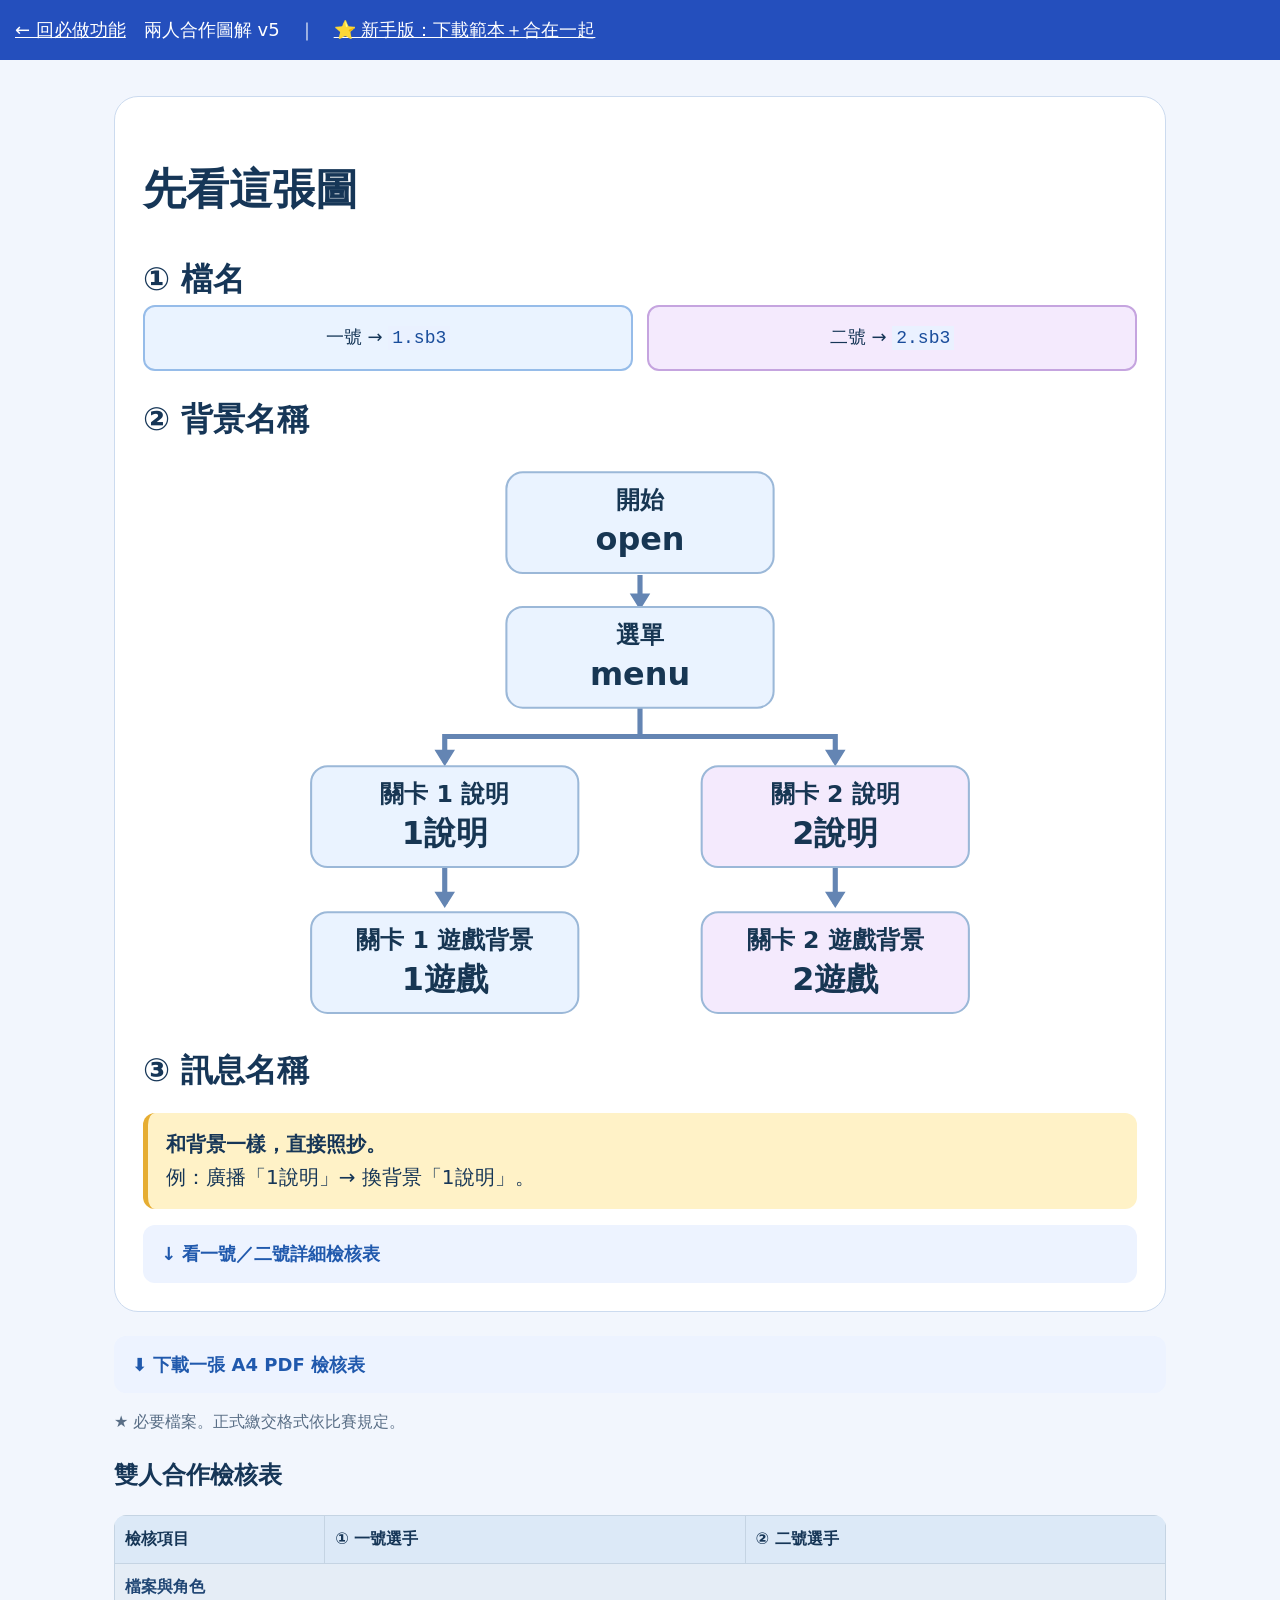
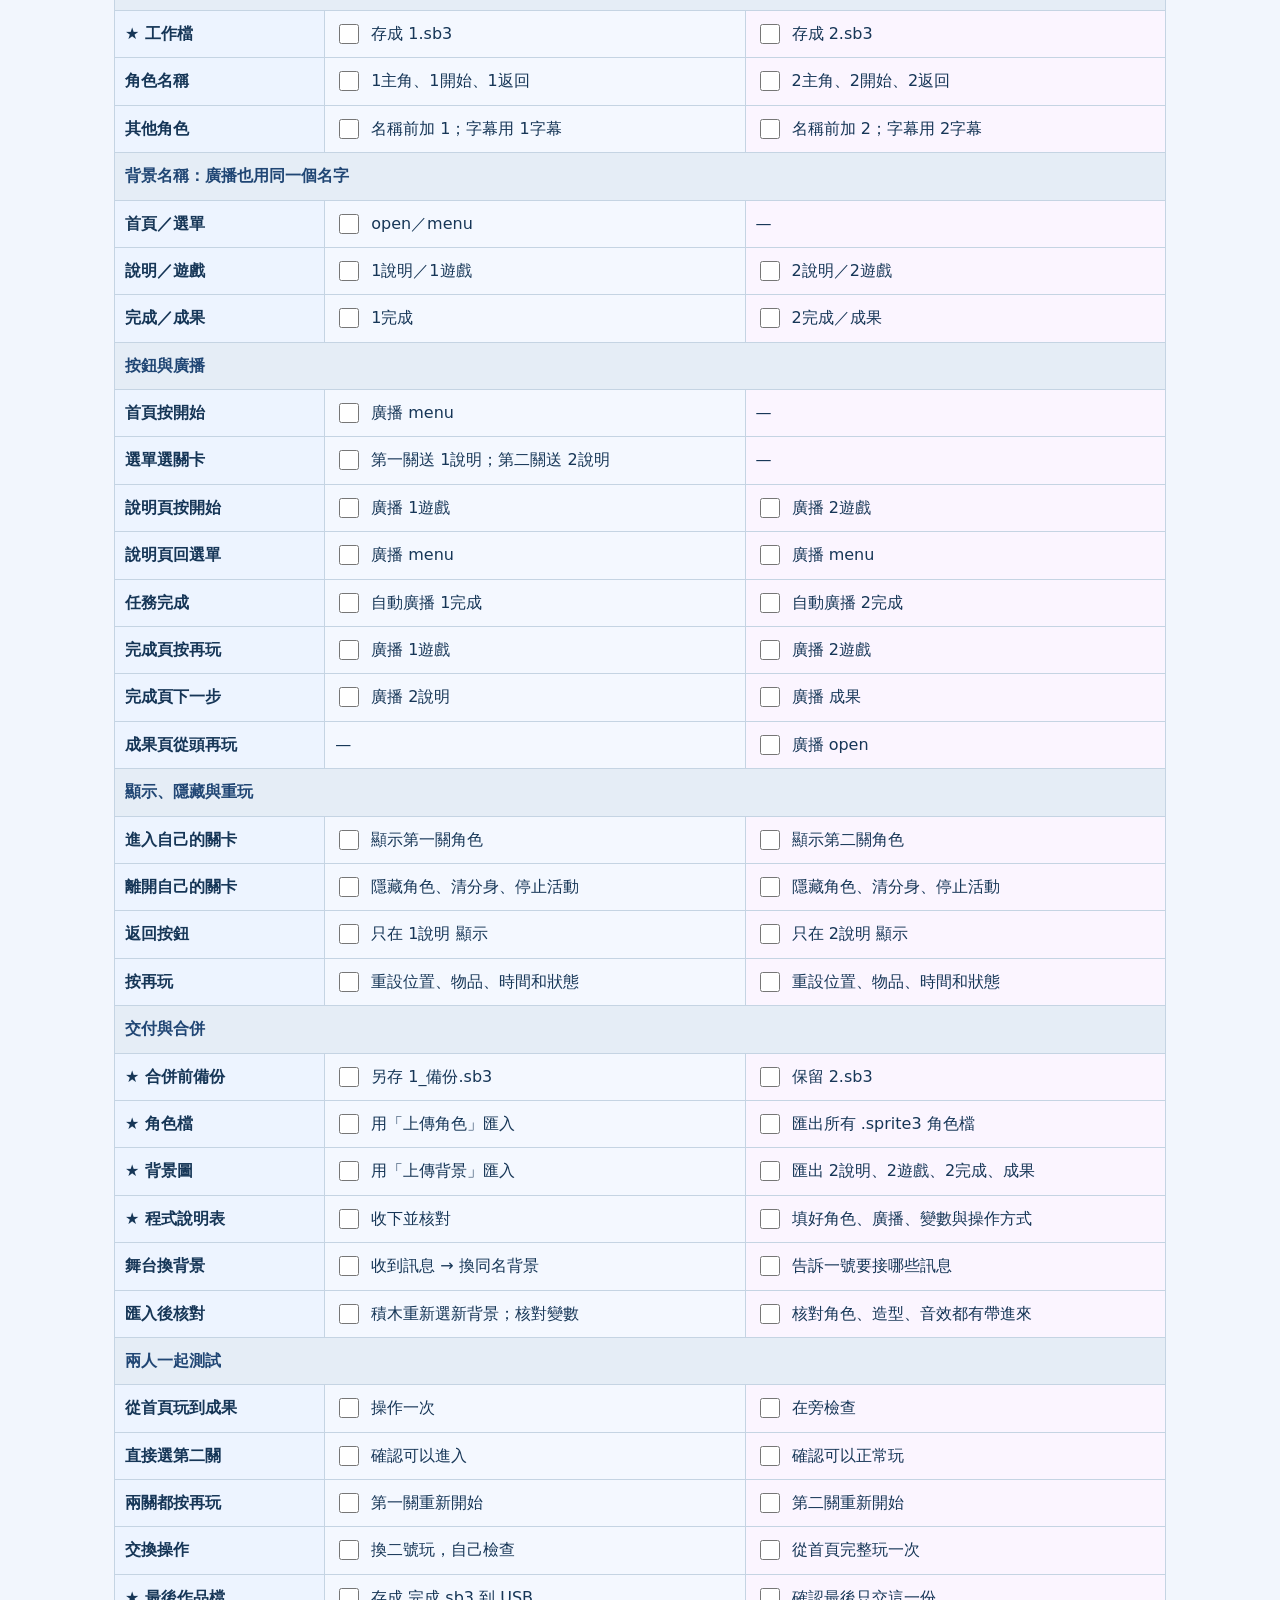
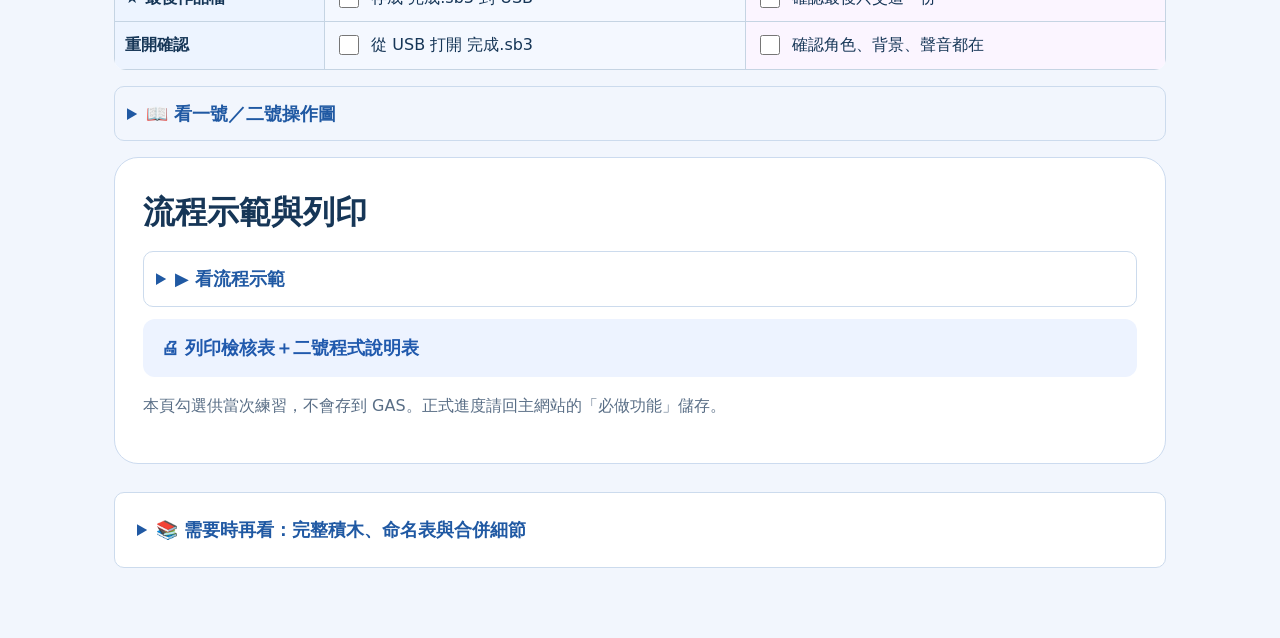
<file: tutorial-collaboration.html>
<!doctype html><html lang="zh-Hant"><head><meta charset="utf-8"><meta name="viewport" content="width=device-width,initial-scale=1"><title>一號與二號選手：合作與合併作品｜Scratch 教學</title>
<style>
.player-columns{display:grid;grid-template-columns:1fr 1fr;gap:20px}.player-check{border-radius:18px;padding:22px;min-width:0}.player-check h2{margin-top:0}.player-items label{display:flex;align-items:flex-start;gap:12px;padding:13px 0;border-bottom:1px solid #cbd8e6}.player-items input{width:23px;height:23px;flex-shrink:0;margin-top:4px;accent-color:#245bb7}.player-items label:has(input:checked){color:#54755d}.single-checks{margin-top:24px}@media(max-width:700px){.player-columns{grid-template-columns:1fr}.player-check{padding:16px}}
main{overflow:hidden}.blocks-wrap,.scroll{max-width:100%}
*{box-sizing:border-box}body{margin:0;background:#f2f6fd;color:#163657;font:18px/1.65 "Microsoft JhengHei",system-ui,sans-serif}header{background:#244fbd;padding:15px;color:white}header a{color:white}main{max-width:1080px;margin:auto;padding:20px 14px 60px}h1{font-size:clamp(1.8rem,4vw,2.7rem);line-height:1.3}h2{font-size:1.5rem}h3{margin-top:0}.card{background:white;border:1px solid #d4e0ef;border-radius:18px;padding:22px;margin:16px 0}.grid{display:grid;grid-template-columns:repeat(2,minmax(0,1fr));gap:15px}.one{border-top:6px solid #2875c7}.two{border-top:6px solid #9d52c8}.tile{padding:18px;border-radius:14px;background:#f4f8ff;min-width:0}.key{background:#fff0bc;border-left:6px solid #e6a51a;padding:13px;border-radius:10px}.danger{background:#ffebe8;border-color:#e35d4f}nav{display:flex;flex-wrap:wrap;gap:9px}nav a{background:#edf3ff;color:#1d53a2;padding:9px 12px;border-radius:10px;text-decoration:none;font-weight:bold}svg.diagram{width:100%;height:auto;display:block;max-width:800px;margin:auto}.scroll{overflow-x:auto}table{width:100%;border-collapse:collapse;min-width:650px}td,th{text-align:left;vertical-align:top;padding:10px;border-bottom:1px solid #d5e2f0}th{background:#edf4ff}code{font-family:Consolas,monospace;color:#194c9b;background:#eaf1ff;padding:2px 4px;overflow-wrap:anywhere}details{border:1px solid #ccdbed;padding:12px;border-radius:10px;margin:12px 0}summary{cursor:pointer;color:#2059a3;font-weight:bold}.blocks-wrap{overflow-x:auto;background:#f4f8ff;padding:15px;border-radius:12px}.scratchblocks{min-width:max-content}.check label{display:block;padding:10px;border:1px solid #cde0d4;border-radius:9px;margin:8px 0}.check input{width:20px;height:20px;margin-right:10px}.caption{color:#596e86;font-size:.95rem}button{font:inherit;padding:9px 15px;border:0;border-radius:10px;background:#245bb7;color:white;cursor:pointer}@media(max-width:650px){.grid{grid-template-columns:1fr}.card{padding:15px}body{font-size:17px}}
</style><link rel="stylesheet" href="tutorial-coop-visual.css?v=1"></head><body><header><a href="index.html">← 回必做功能</a>　兩人合作圖解 v5　｜　<a href="tutorial-merge.html?v=1.5">⭐ 新手版：下載範本＋合在一起</a></header><main id="team-guide"></main><script src="assets/vendor/scratchblocks/scratchblocks.min.js"></script><script src="assets/vendor/scratchblocks/translations-all.js"></script><script src="scratch-render.js?v=1"></script><script src="tutorial-team-roles.js?v=6"></script><script src="tutorial-coop-visual.js?v=7"></script><script src="tutorial-checklist-table.js?v=1"></script></body></html>
</file>
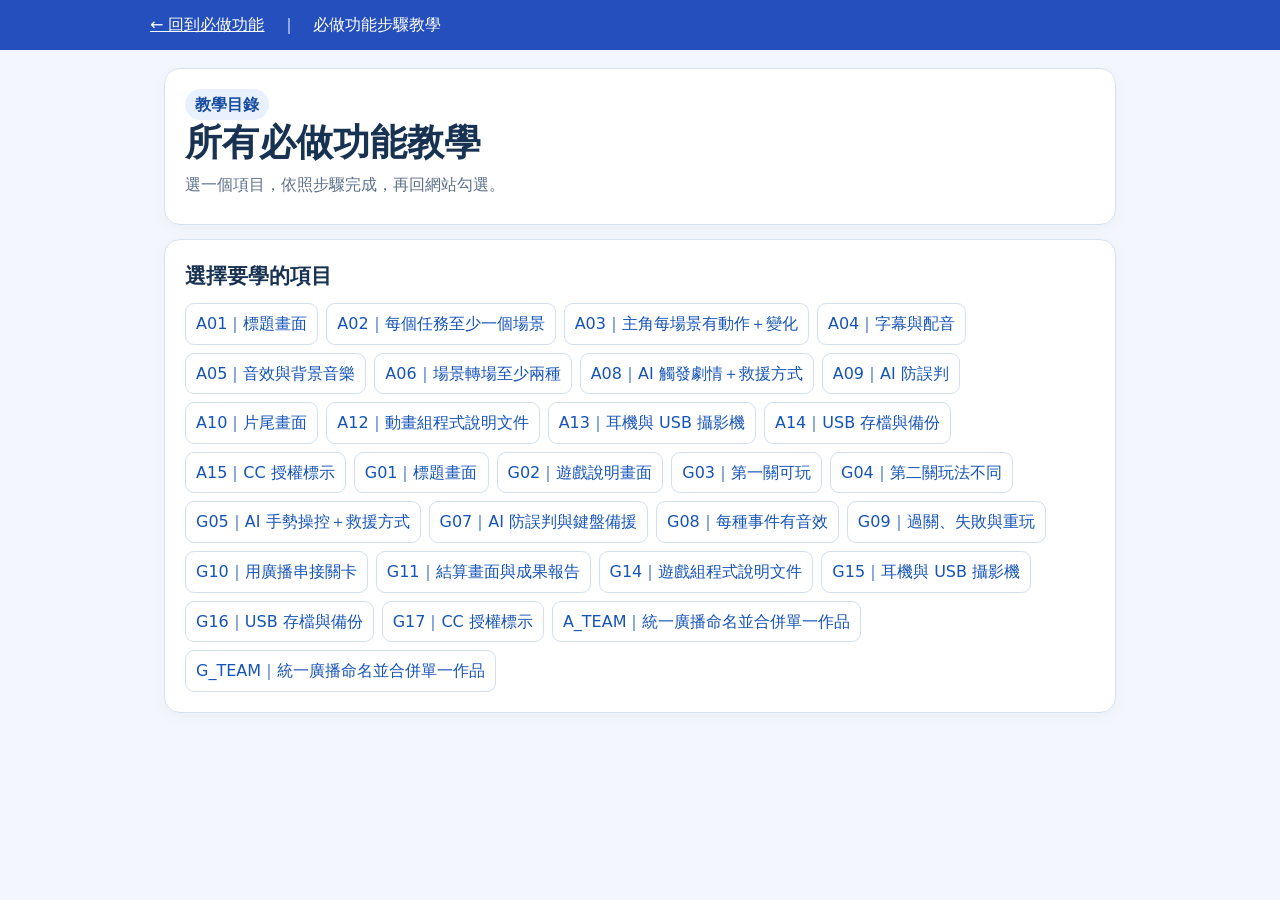
<file: tutorial-feature.html>
<!doctype html>
<html lang="zh-Hant">
<head>
<meta charset="utf-8"><meta name="viewport" content="width=device-width,initial-scale=1">
<title>必做功能步驟教學｜Scratch 競賽整備</title>
<link rel="stylesheet" href="tutorial-detail.css?v=2">
<style>
:root{font-family:"Noto Sans TC","Microsoft JhengHei",system-ui,sans-serif;color:#183252;background:#f3f7fd}*{box-sizing:border-box}body{margin:0;line-height:1.6}a{color:#1654b8}header{background:#244fbd;color:white;padding:12px max(16px,calc((100vw - 980px)/2))}header a{color:white}main{max-width:980px;margin:auto;padding:18px 14px 48px}.card{background:white;border:1px solid #d8e3f1;border-radius:16px;padding:20px;margin-bottom:14px;box-shadow:0 4px 14px #16385a0a}h1{font-size:clamp(1.65rem,4vw,2.3rem);line-height:1.25;margin:0 0 6px}h2{font-size:1.3rem;margin:0 0 10px}p{margin:6px 0}.muted{color:#5c7089}.badge{display:inline-block;background:#e9f1ff;color:#164b9e;border-radius:999px;padding:3px 10px;font-weight:800}.goal{background:#fff1c7;border:2px solid #e5ac23;border-radius:12px;padding:12px 14px;font-weight:750}.steps{display:grid;grid-template-columns:repeat(auto-fit,minmax(190px,1fr));gap:10px;counter-reset:s}.step{border:1px solid #cfdeef;border-radius:12px;background:#f8fbff;padding:13px;min-height:112px}.step:before{counter-increment:s;content:counter(s);display:grid;place-items:center;background:#2862bd;color:white;border-radius:50%;width:28px;height:28px;font-weight:800;margin-bottom:6px}.step b{display:block}.test{background:#e9f8ed;border-left:5px solid #58a66b;padding:11px 14px;border-radius:8px}.warn{background:#fff0ee;border-left:5px solid #dc6052;padding:11px 14px;border-radius:8px}.block{background:#fff8e6;border:1px solid #efd99b;border-radius:10px;padding:12px;overflow:auto;font:700 1rem/1.6 Consolas,monospace;white-space:pre-wrap}.nav{display:flex;gap:8px;flex-wrap:wrap}.nav a{display:inline-block;border:1px solid #d3dfef;border-radius:9px;padding:7px 10px;text-decoration:none;background:white}.back{display:inline-block;margin-top:5px;font-weight:750}.hide{display:none!important}
@media(max-width:600px){main{padding:12px 9px 36px}.card{padding:15px}.steps{grid-template-columns:1fr}}
</style>
<style>.visual-guide svg{display:block;width:100%;max-width:570px;margin:auto;max-height:560px}.visual-tip{text-align:center;font-weight:750;color:#2359a4}.step-icon{display:block;font-size:2rem;line-height:1.2;margin-bottom:8px}.steps{gap:18px}.step{position:relative}.step:not(:last-child):after{content:'→';position:absolute;right:-17px;top:48%;color:#396bac;font-size:1.4rem;font-weight:900}.block:has(.scratchblocks){background:#f8fbff;border-color:#dce5f2}.scratchblocks{min-width:max-content}@media(max-width:600px){.step:not(:last-child):after{content:'↓';right:50%;top:auto;bottom:-23px}.visual-guide svg{max-height:none}}</style>
</head>
<body><header><a href="index.html">← 回到必做功能</a>　｜　必做功能步驟教學</header>
<main>
<section class="card"><span id="kind" class="badge"></span><h1 id="title">選擇一個必做功能</h1><p id="intro" class="muted"></p></section>
<section id="lesson" class="hide">
 <div class="card"><h2>🎯 做到這樣就完成</h2><div id="goal" class="goal"></div></div>
 <div class="card"><h2>🪜 跟著做</h2><div id="steps" class="steps"></div></div>
 <div id="example-card" class="card"><h2>🧱 程式想法</h2><pre id="example" class="block"></pre></div>
 <div class="card"><h2>✅ 自己檢查</h2><p id="test" class="test"></p><p id="extra" class="warn hide"></p></div>
 <div class="card"><h2>📚 相關教學</h2><div id="related" class="nav"></div><a id="checklist" class="back" href="index.html">回必做功能勾選</a></div>
</section>
<section id="catalog" class="card"><h2>選擇要學的項目</h2><div class="nav" id="items"></div></section>
</main>
<script src="tutorial-visuals.js?v=7"></script>
<script>
const lessons={
 A01:['動畫組','標題畫面','讓觀眾一打開作品，就知道作品名稱並能開始。',['選一個標題背景，寫上作品名稱。','加入「開始」角色或按鈕。','按開始時廣播 <code>T1_PLAY</code>，舞台收到後切換到任務一。'],'當綠旗被點擊\n廣播訊息 [open v]\n\n當收到訊息 [open v]\n背景換成 [open v]','綠旗後先看到標題；按開始能進入第一個任務。'],
 A02:['動畫組','每個任務至少一個場景','任務一、二、三各有自己的背景，並能照順序切換。',['準備 <code>T1_PLAY</code>、<code>T2_PLAY</code>、<code>T3_PLAY</code> 三個任務背景。','任務開始時，角色廣播對應代碼。','舞台收到代碼後換成同名背景。'],'當收到訊息 [T1_PLAY v]\n背景換成 [T1_PLAY v]','逐一測三個任務：背景和任務內容要配對；回到上一頁時角色不殘留。'],
 A03:['動畫組','主角每場景有動作＋變化','每一個任務場景中，主角至少移動一次並出現一種變化。',['替主角準備兩個以上造型。','在任務開始時切換造型，再移動或改變大小、顏色。','每個任務都做一次，讓變化配合故事。'],'當收到訊息 [T1_PLAY v]\n換成造型 [開心 v]\n移動 50 點','每個場景都能看見主角動作和造型、大小、顏色或表情變化。'],
 A04:['動畫組','字幕與配音','每個場景至少兩句字幕，每句都有對應語音。',['把一句話拆成短字幕。','使用「說…秒」顯示字幕，同時播放錄音或文字轉語音。','每句字幕和語音長度對齊，再調整下一句等待時間。'],'說 [你好！我們出發吧。] 2 秒\n播放音效 [錄音1 v] 直到結束','靜音看字幕能懂；閉眼聽語音也聽得清楚；字幕沒有太早消失。'],
 A05:['動畫組','音效與背景音樂','每個場景至少一個音效，並有合適的背景音樂。',['為每個場景挑選或錄製一個音效。','選擇不蓋過配音的背景音樂。','進場時播放音樂；動作或事件發生時播放音效。'],'當收到訊息 [T1_PLAY v]\n播放音效 [場景音樂 v] 直到結束','每個場景都有聲音；語音聽得清楚；切場景不會有不合時宜的音樂。'],
 A06:['動畫組','場景轉場至少兩種','作品中使用兩種不同的轉場方式，讓換場更清楚。',['選兩種方式，例如淡出淡入、滑動、縮放。','第一處轉場用「圖像效果」慢慢變化。','第二處換另一種效果；最後清除效果，避免影響下一場景。'],'重複執行 10 次\n  將 [幻影 v] 效果增加 (10)\n背景換成 [T2_PLAY v]\n清除圖像效果','播放完整作品，能看出至少兩種不同轉場，而且角色沒有永久透明或變形。'],
 A08:['動畫組','AI 觸發劇情＋救援方式','AI 動作可以推進劇情；偵測失敗時，按鍵或按鈕仍能繼續。',['先選一個 AI 動作，例如揮手或張嘴。','AI 偵測成功時顯示提示，再推進劇情。','加一個鍵盤或畫面按鈕，做相同的前進功能。'],'當偵測到 [揮手 v]\n廣播訊息 [T2_PLAY v]\n\n當按下 [空白鍵 v]\n廣播訊息 [T2_PLAY v]','AI 正常時能前進；沒有攝影機或偵測不到時，備援按鈕仍可使用。'],
 A09:['動畫組','AI 防誤判','避免一次錯誤偵測就連續跳過多段劇情。',['偵測成功後先鎖住觸發。','等待約 1 秒，或等動作離開偵測區再解鎖。','每次只推進一個劇情段落。'],'如果 <尚未觸發> 那麼\n  設定 [已觸發 v] 為 [是]\n  廣播訊息 [T2_PLAY v]\n  等待 1 秒\n  設定 [已觸發 v] 為 [否]','連續揮手時不會一口氣跳過多頁；每次觸發都有清楚反應。'],
 A10:['動畫組','片尾畫面','故事結束後有完整結尾，讓觀眾知道作品完成。',['新增名為 <code>END</code> 的片尾背景。','在故事最後廣播 <code>END</code>。','加上「The End」和一句學到什麼；不放製作名單。'],'當收到訊息 [END v]\n顯示 [The End v]\n說 [我學會了……] 3 秒','從第一幕播到片尾，結尾有出現且文字看得清楚。'],
 A12:['動畫組','動畫組程式說明文件','依範本完成故事敘事和每個任務的三格分鏡。',['下載本項的 Word 範本。','寫作品名稱，再用五句說清楚開頭、任務一至三、結尾。','每個任務填三格：場景、角色、動作；程式修改後同步修文件。'],'一格分鏡 = 場景 + 角色 + 動作\n每格寫清楚「誰、在哪裡、做什麼」','每個任務都有三格；分鏡順序和實際作品一致。'],
 A13:['設備準備','耳機與 USB 攝影機','先在電腦設定並測試耳機、麥克風與 USB 攝影機，再開啟 Scratch。',['先接好耳機與 USB 攝影機，暫時不要開 Scratch。','在電腦設定選好耳機、麥克風與攝影機權限，先測聲音和畫面。','設定、測試完成後才開啟 Scratch／Scratch3-AI，再確認音效和鏡頭正常。'],'🔌 接設備 → ⚙️ 電腦設定 → 🧪 測試 → 🐱 開 Scratch','兩人都能依正確順序設定；換裝置時先存檔關閉 Scratch，設定後再重開。'],
 A14:['設備準備','USB 存檔與備份','會把作品、角色檔存到 USB，並能重新找到和開啟。',['先在電腦建立隊名資料夾。','另存作品 <code>隊名_正式版_v01.sb3</code>；角色另存 <code>.sprite3</code>。','複製到 USB，再從 USB 開啟一次確認。'],'作品檔：隊名_正式版_v01.sb3\n角色檔：角色名稱.sprite3\n備份：USB／隊名／','拔掉 USB 再插回去，找得到正式版，且能成功開啟。'],
 A15:['標題頁標示','CC 授權標示','在標題首頁放上完整的 CC BY-NC-SA 圖示，清楚可辨識。',['下載本頁的 CC BY-NC-SA 圖示。','上傳為 CC_BADGE 角色，放在 open 標題頁下方。','按綠旗確認圖示完整、不擋標題與開始按鈕；離開首頁時隱藏圖示角色。'],'標題首頁 open：作品名稱＋開始按鈕＋CC BY-NC-SA 圖示','首頁看得到四個授權符號，大小清楚、不被裁切，也不擋操作。'],
 G01:['遊戲組','標題畫面','玩家能看懂遊戲名稱並找到開始方式。',['新增標題背景和遊戲名稱。','放上明顯的「開始」按鈕。','按下後廣播 <code>menu</code> 或遊戲說明畫面代碼。'],'當綠旗被點擊\n廣播訊息 [open v]','第一次打開就看得出遊戲名稱和開始方式。'],
 G02:['遊戲組','遊戲說明畫面','每關都說明操作、計分和怎樣算過關。',['每關寫一行操作方法。','做計分表：做什麼加分、什麼扣分。','清楚說明完成條件，再提供開始按鈕。'],'操作：← → 移動\n加分：接到寶物 +1\n完成：完成題目指定任務（不額外加入分數門檻）','沒玩過的人看完說明後，能自己開始並知道目標。'],
 G03:['遊戲組','第一關可玩','第一關包含倒數、操作、隨機物件、碰撞計分和即時分數。',['先做好角色控制和開始倒數。','複製分身並用亂數位置出現物件。','碰到物件時加分或扣分，更新分數變數。','時間到後停止生成並顯示結果。'],'當收到訊息 [1遊戲 v]\n重複執行\n  如果 <碰到 [寶物 v]？> 那麼\n    改變 [分數 v] 1','從開始玩到倒數結束都能操作；分數變化正確，結束不再加分。'],
 G04:['遊戲組','第二關玩法不同','第二關的主要玩法要和第一關不同。',['先寫下第一關核心玩法。','第二關選另一種玩法：拖曳分類、選擇題、背包策略等。','第二關獨立測試操作和勝負條件。'],'第一關：左右移動收集\n第二關：拖曳物品分類','兩關的主要操作方式不同；第二關也能獨立開始和完成。'],
 G05:['遊戲組','AI 手勢操控＋救援方式','至少一關可用手勢操作；AI 不可用時仍有替代操作。',['先確定 AI 能辨識的手勢和角色動作。','手勢控制時在畫面顯示操作提示。','加入鍵盤或按鈕控制同一個角色，作為救援方式。'],'如果 <偵測到手掌向左> 那麼\n  改變 x 座標 -5\n\n如果 <按下 [← v]？> 那麼\n  改變 x 座標 -5','鏡頭正常時可用手勢；遮住鏡頭時鍵盤也能玩完。'],
 G07:['遊戲組','AI 防誤判與鍵盤備援','AI 誤判不會連續觸發，並保留鍵盤操作。',['要求動作持續一小段時間或連續偵測數次。','觸發後加入冷卻時間，防止連續得分或移動。','用鍵盤完成同一個主要操作。'],'如果 <手勢成立 且 冷卻=0> 那麼\n  執行動作\n  設定冷卻為 1\n等待 1 秒後解除冷卻','偶爾誤判不會失控；AI 關閉後仍可玩。'],
 G08:['遊戲組','每種事件有音效','得分、扣分、過關、失敗及最後五秒都有對應聲音。',['列出五種事件並準備短音效。','在事件發生處播放對應音效。','最後五秒加入倒數聲，不要讓背景音樂蓋過提示。'],'碰到寶物 → 加分 → 播放 [得分音效 v]\n剩 5 秒 → 播放 [倒數音效 v]','逐一觸發每種事件，聲音正確且不會重疊太久。'],
 G09:['遊戲組','過關、失敗與重玩','成功和失敗都有畫面；重玩時分數、時間、物件會重設。',['新增過關和失敗背景。','達成條件時停止計時與物件分身。','按重玩時把分數、時間、AI 狀態歸零，再開始遊戲。'],'廣播訊息 [1完成 v]\n刪除這個分身\n\n重玩：將 [分數 v] 設為 0','過關和失敗畫面都能出現；按重玩不會帶著舊分數或舊物件。'],
 G10:['遊戲組','用廣播串接關卡','第一關結束時進到第二關；完成時顯示選擇下一步。',['照九個固定名稱建立背景與廣播。','第一關達標後送出 <code>1完成</code>；第二關開始用 <code>2遊戲</code>。','讓舞台收到訊息後切換對應背景。'],'第一關達成 → 廣播 [1完成]\n舞台收到 [1完成] → 換背景','從首頁玩到第二關和結尾；可回選單、重玩，沒有跳錯頁。'],
 G11:['遊戲組','結算畫面與成果報告','最後顯示總分和重要統計次數。',['保存各關分數和事件次數。','遊戲結束時計算總分。','在結算背景用清楚文字列出總分和統計。'],'總分 = 第一關分數 + 第二關分數\n顯示：總分、接到幾個、失誤幾次','數字和實際遊玩結果相符；重新開始後統計歸零。'],
 G14:['遊戲組','遊戲組程式說明文件','依範本寫清楚目標、每關玩法、計分與過關條件。',['下載本項 Word 範本。','用一句話寫玩家目標。','每關都填操作、加減分方式和過關條件。'],'每關說明 = 操作 + 計分 + 過關條件\n規則要能在作品裡實際玩到','看文件就能照規則玩；文件和遊戲內容完全一致。'],
 G15:['設備準備','耳機與 USB 攝影機','先在電腦設定並測試耳機、麥克風與 USB 攝影機，再開啟 Scratch。',['先接好耳機与 USB 攝影機，暫時不要開 Scratch。','電腦設定選好聲音裝置與鏡頭權限，先測聲音和畫面。','測試完成才開 Scratch／Scratch3-AI，再確認設備正常。'],'🔌 接設備 → ⚙️ 電腦設定 → 🧪 測試 → 🐱 開 Scratch','兩人都知道先設定設備，再開 Scratch；換裝置先存檔關閉，再設定和重開。'],
 G16:['設備準備','USB 存檔與備份','作品和角色都存入 USB，且可重新開啟。',['建立隊名資料夾。','另存正式版 <code>.sb3</code>，角色備份為 <code>.sprite3</code>。','複製到 USB 並重新開啟確認。'],'隊名_正式版_v01.sb3\n角色名稱.sprite3','USB 上的正式版能正常打開並完成遊戲。'],
 G17:['標題頁標示','CC 授權標示','在標題首頁放上完整的 CC BY-NC-SA 圖示，清楚可辨識。',['下載本頁的 CC BY-NC-SA 圖示。','上傳為 CC_BADGE 角色，放在 open 標題頁下方。','按綠旗確認圖示完整、不擋標題與開始按鈕；離開首頁時隱藏圖示角色。'],'標題首頁 open：作品名稱＋開始按鈕＋CC BY-NC-SA 圖示','首頁看得到四個授權符號，大小清楚、不被裁切，也不擋操作。'],
 A_TEAM:['兩人合作','統一廣播命名並合併單一作品','依合作教學約定命名、分工，最後合併和共同測試。',['A 建立主檔；B 負責第二關。','兩人照表使用同一套廣播名稱。','匯入角色與背景，合成一個 .sb3。','兩人一起測試並備份。'],'open → menu → 1遊戲 → 1完成\nL2_PLAY → 2完成 → 成果','兩人都能從頭玩到尾；最終只有一個正式作品檔。'],
 G_TEAM:['兩人合作','統一廣播命名並合併單一作品','依合作教學約定命名、分工，最後合併和共同測試。',['A 建立主檔；B 負責第二關。','兩人照表使用同一套廣播名稱。','匯入角色與背景，合成一個 .sb3。','兩人一起測試並備份。'],'open → menu → 1遊戲 → 1完成\nL2_PLAY → 2完成 → 成果','兩人都能從頭玩到尾；最終只有一個正式作品檔。']
};
const related={A_TEAM:[['兩人合作圖解','tutorial-collaboration.html?v=5.7']],G_TEAM:[['兩人合作圖解','tutorial-collaboration.html?v=5.7']],G10:[['廣播流程圖與積木','tutorial-broadcast.html?v=3.8']]};
const params=new URLSearchParams(location.search),id=params.get('item')||'',lesson=lessons[id];
const esc=s=>String(s).replace(/[&<>"']/g,c=>({'&':'&amp;','<':'&lt;','>':'&gt;','"':'&quot;',"'":'&#39;'}[c]));
function render(){const title=document.querySelector('#title'),kind=document.querySelector('#kind');if(!lesson){title.textContent='所有必做功能教學';kind.textContent='教學目錄';document.querySelector('#intro').textContent='選一個項目，依照步驟完成，再回網站勾選。';}else{kind.textContent=lesson[0]+'｜'+id;title.textContent=lesson[1];document.querySelector('#intro').textContent='看完成目標，跟著步驟做，最後自己檢查。';document.querySelector('#lesson').classList.remove('hide');document.querySelector('#goal').innerHTML=lesson[2];document.querySelector('#steps').innerHTML=lesson[3].map(s=>`<div class="step">${s}</div>`).join('');document.querySelector('#example').textContent=lesson[4];document.querySelector('#test').textContent=lesson[5];const links=related[id]||[];document.querySelector('#related').innerHTML=links.map(([t,u])=>`<a href="${esc(u)}">${esc(t)}</a>`).join('')||'<span class="muted">照上方步驟完成即可。</span>';}
 const rootIds=Object.keys(lessons).filter(k=>k[0]==='A'||k[0]==='G');document.querySelector('#items').innerHTML=rootIds.map(k=>`<a href="tutorial-feature.html?item=${encodeURIComponent(k)}">${esc(k)}｜${esc(lessons[k][1])}</a>`).join('');}
['A01','G01'].forEach(key=>{
 lessons[key][2]+=' 標題文字至少有一種清楚可見的特效。';
 lessons[key][3].unshift('新增 TITLE 文字角色，做放大縮小、淡入或滑入特效；不要只把標題寫在背景。');
 lessons[key][5]+=' 標題特效可看見、文字清楚，不遮住開始按鈕和 CC 圖示。';
});
render();if(lesson)enhanceFeatureGuide(id);
</script>
<script src="assets/vendor/scratchblocks/scratchblocks.min.js"></script>
<script src="assets/vendor/scratchblocks/translations-all.js"></script>
<script src="scratch-render.js?v=1"></script>
<script>try{if(window.scratchblocks?.allLanguages?.zh_tw)scratchblocks.renderMatching('pre.blocks',{style:'scratch3',languages:['zh_tw'],scale:1.1})}catch(error){console.warn('積木圖尚未載入，保留文字說明',error)}</script>
<script src="tutorial-detail.js?v=6"></script>
<script src="tutorial-picture.js?v=1"></script>
<script src="tutorial-dialogue.js?v=1.0-20261016"></script>
</body></html>
</file>
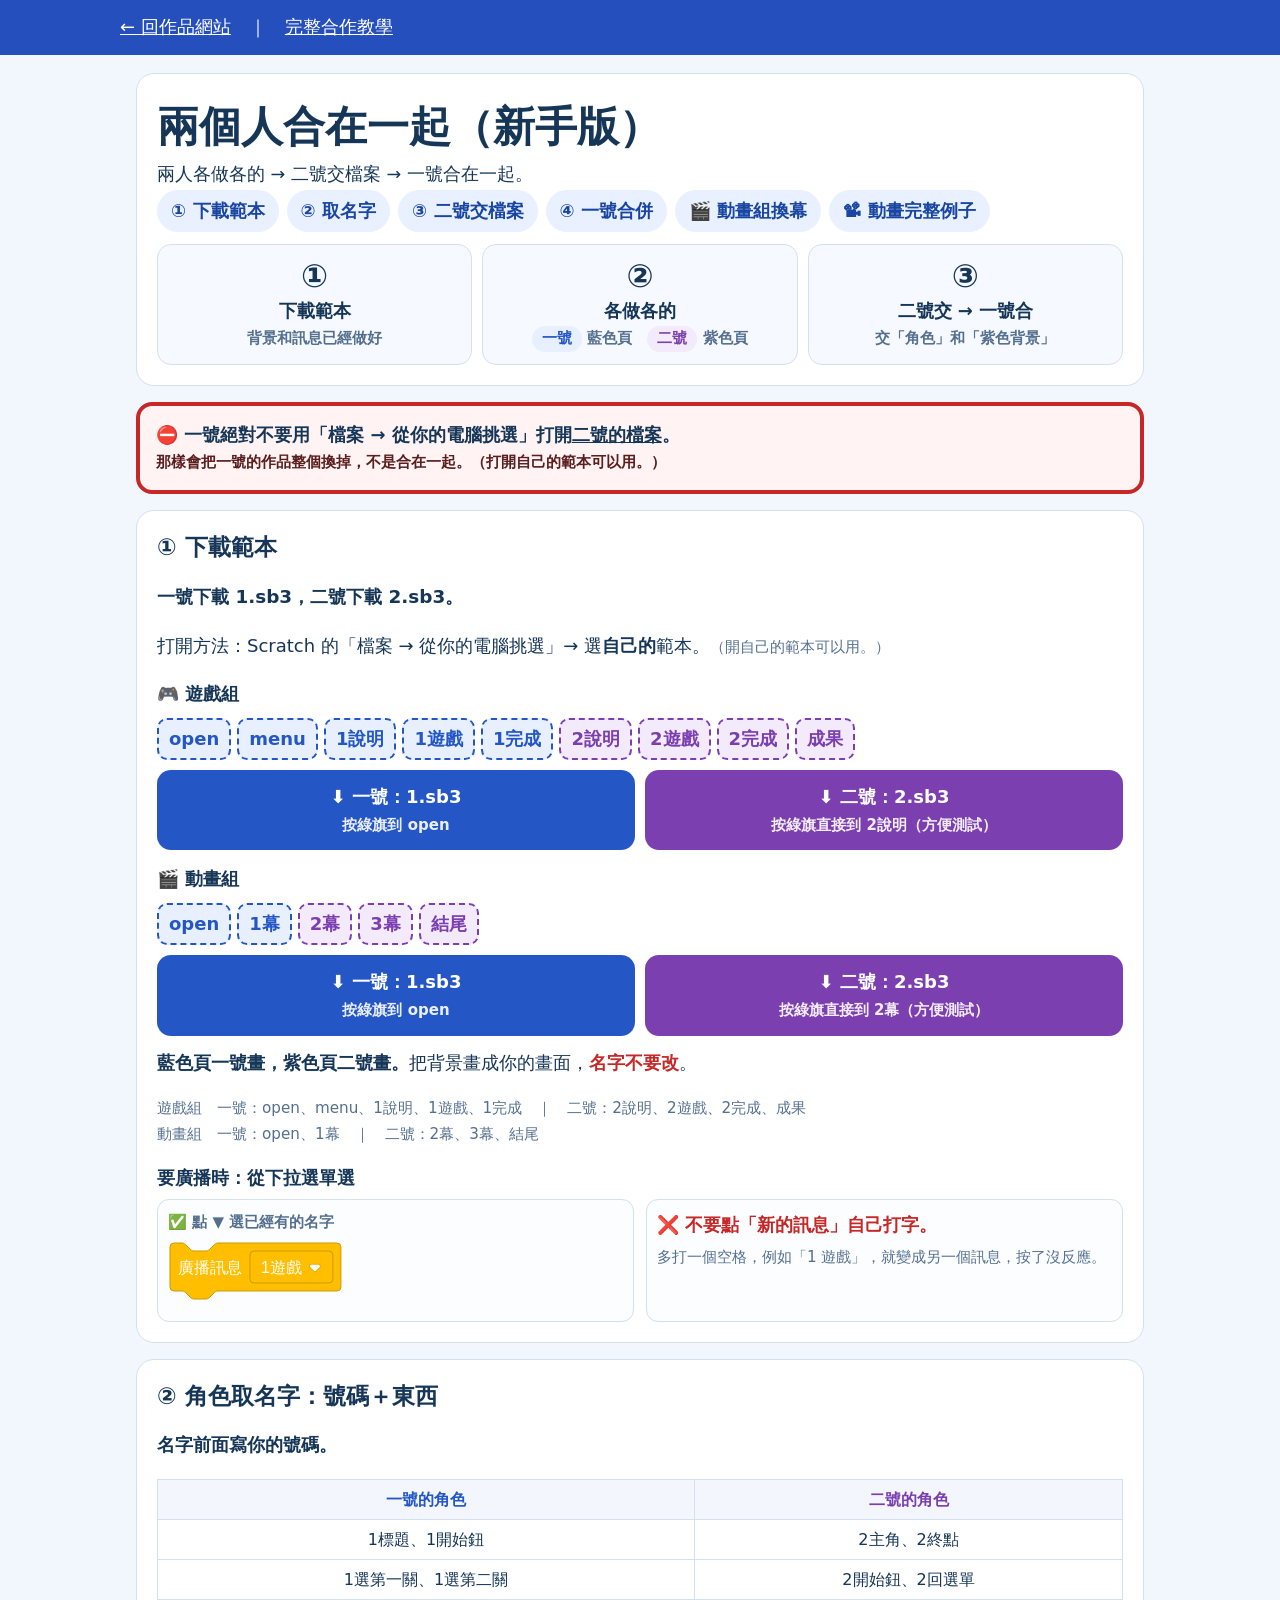
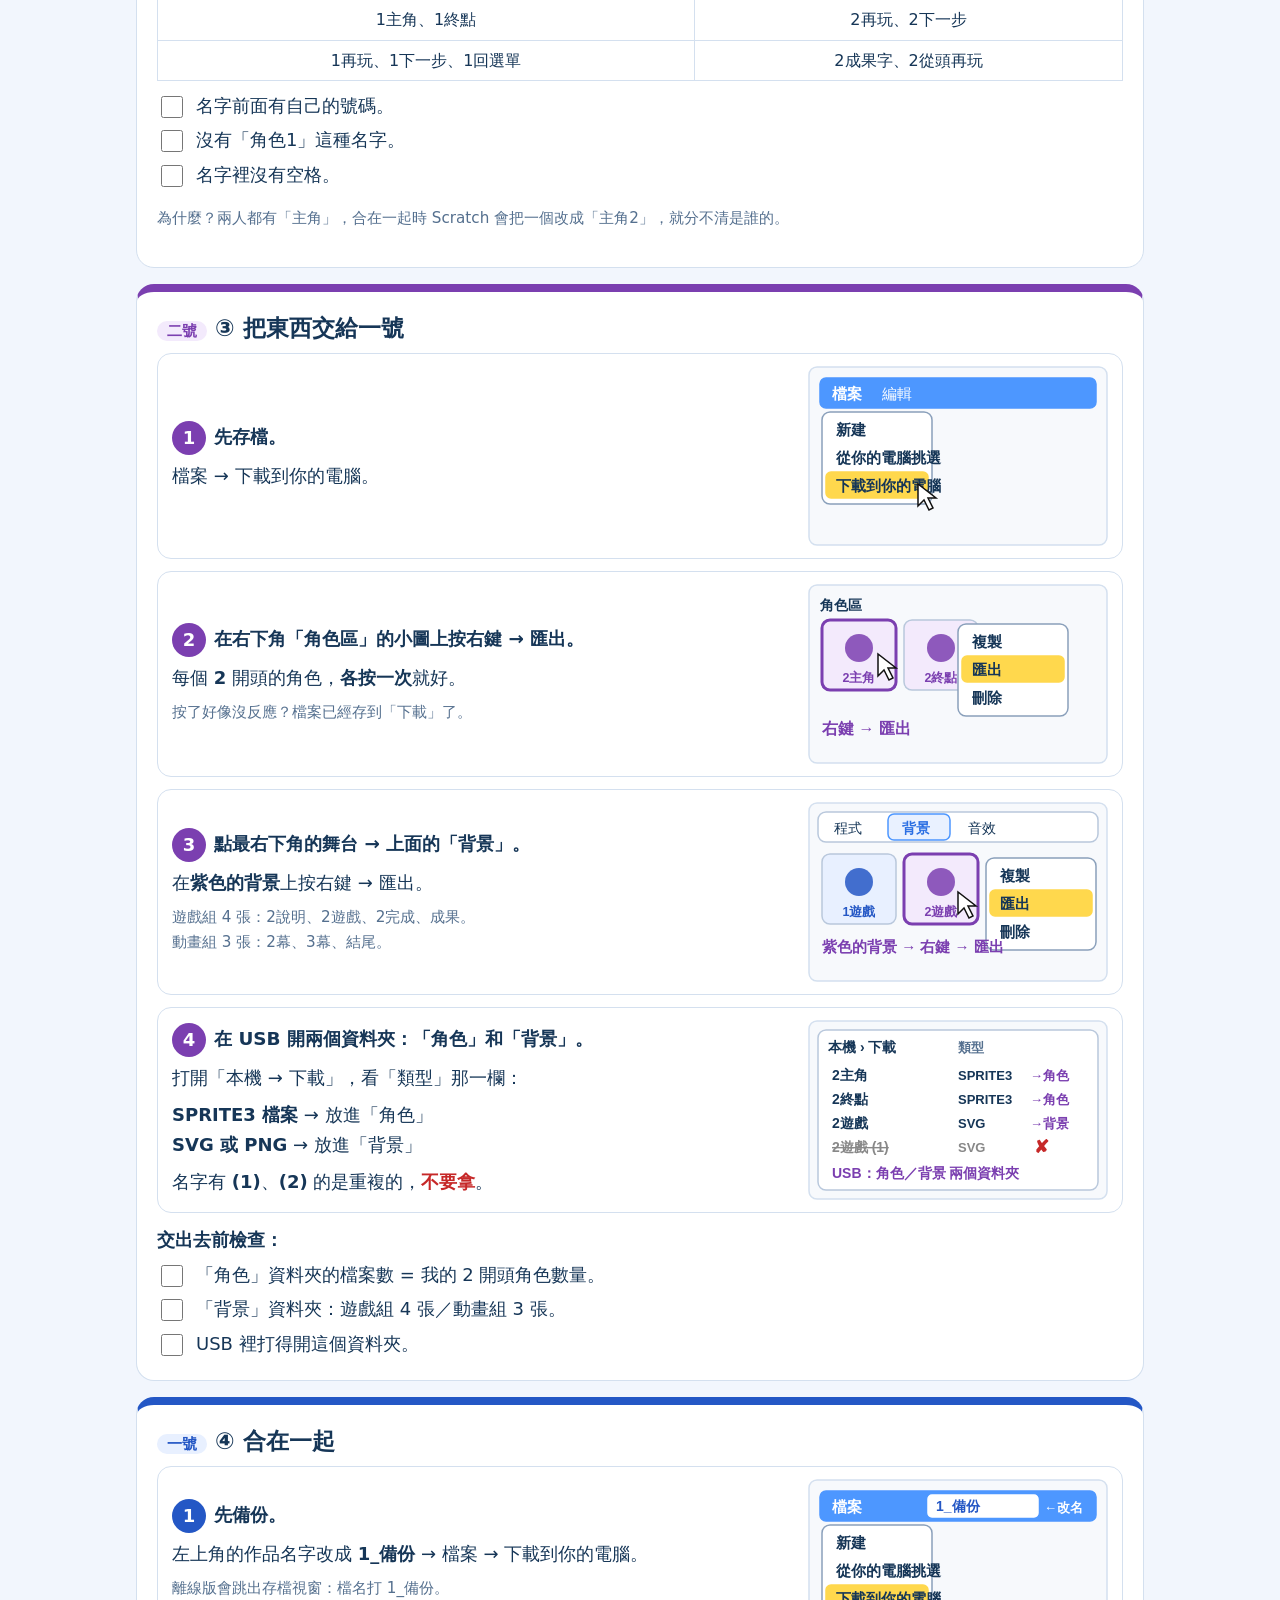
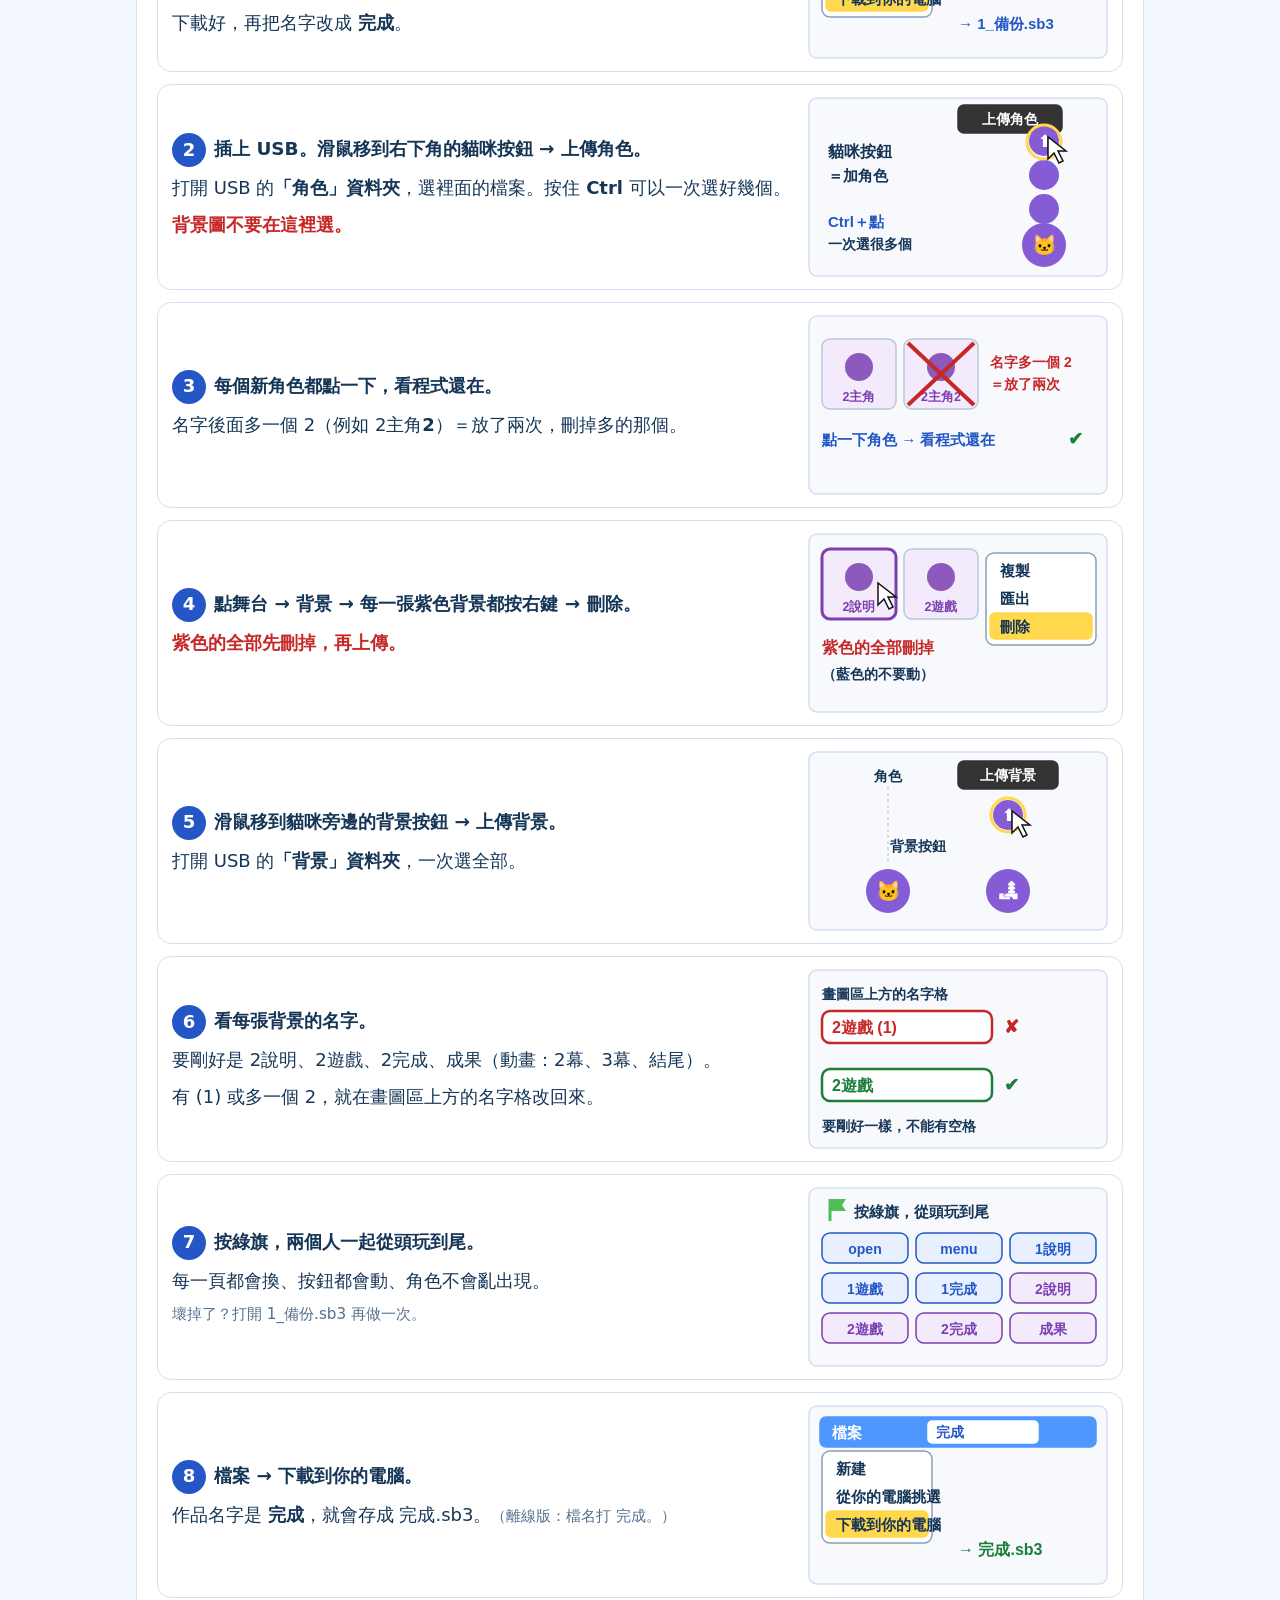
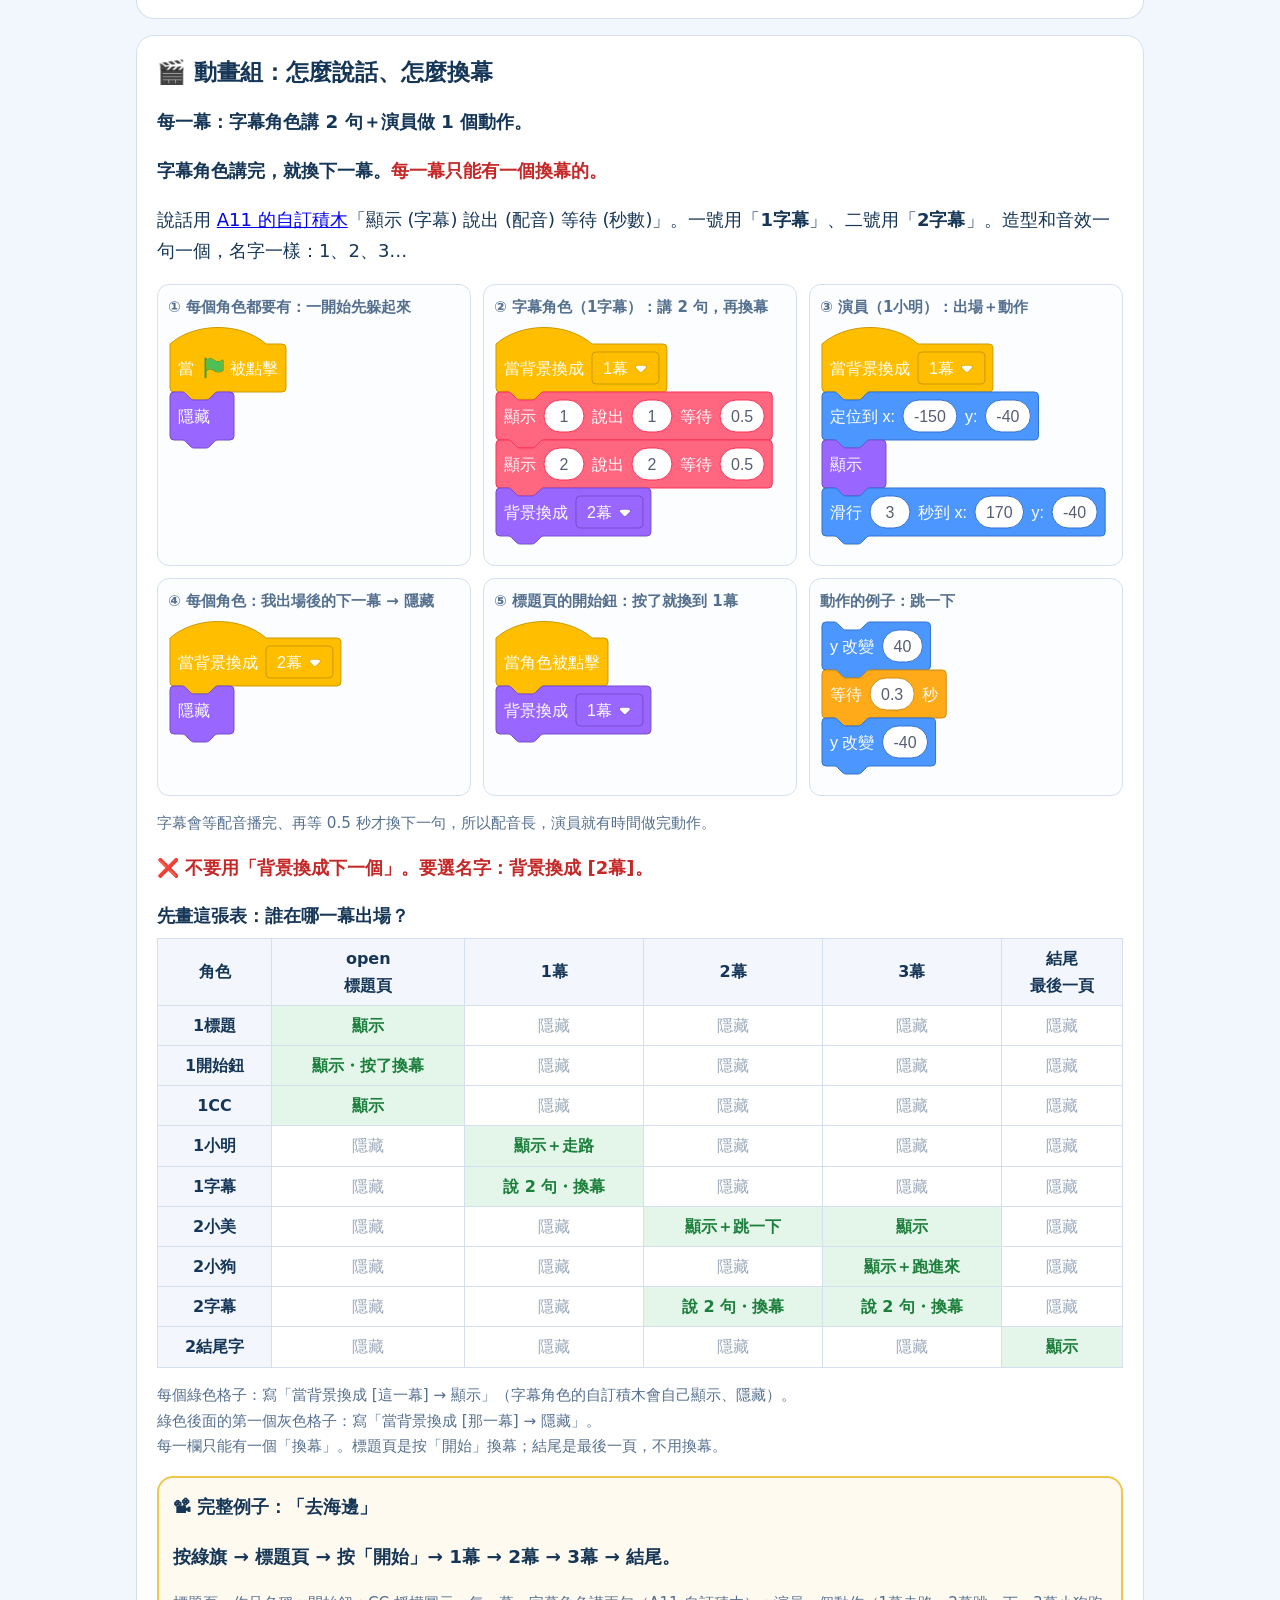
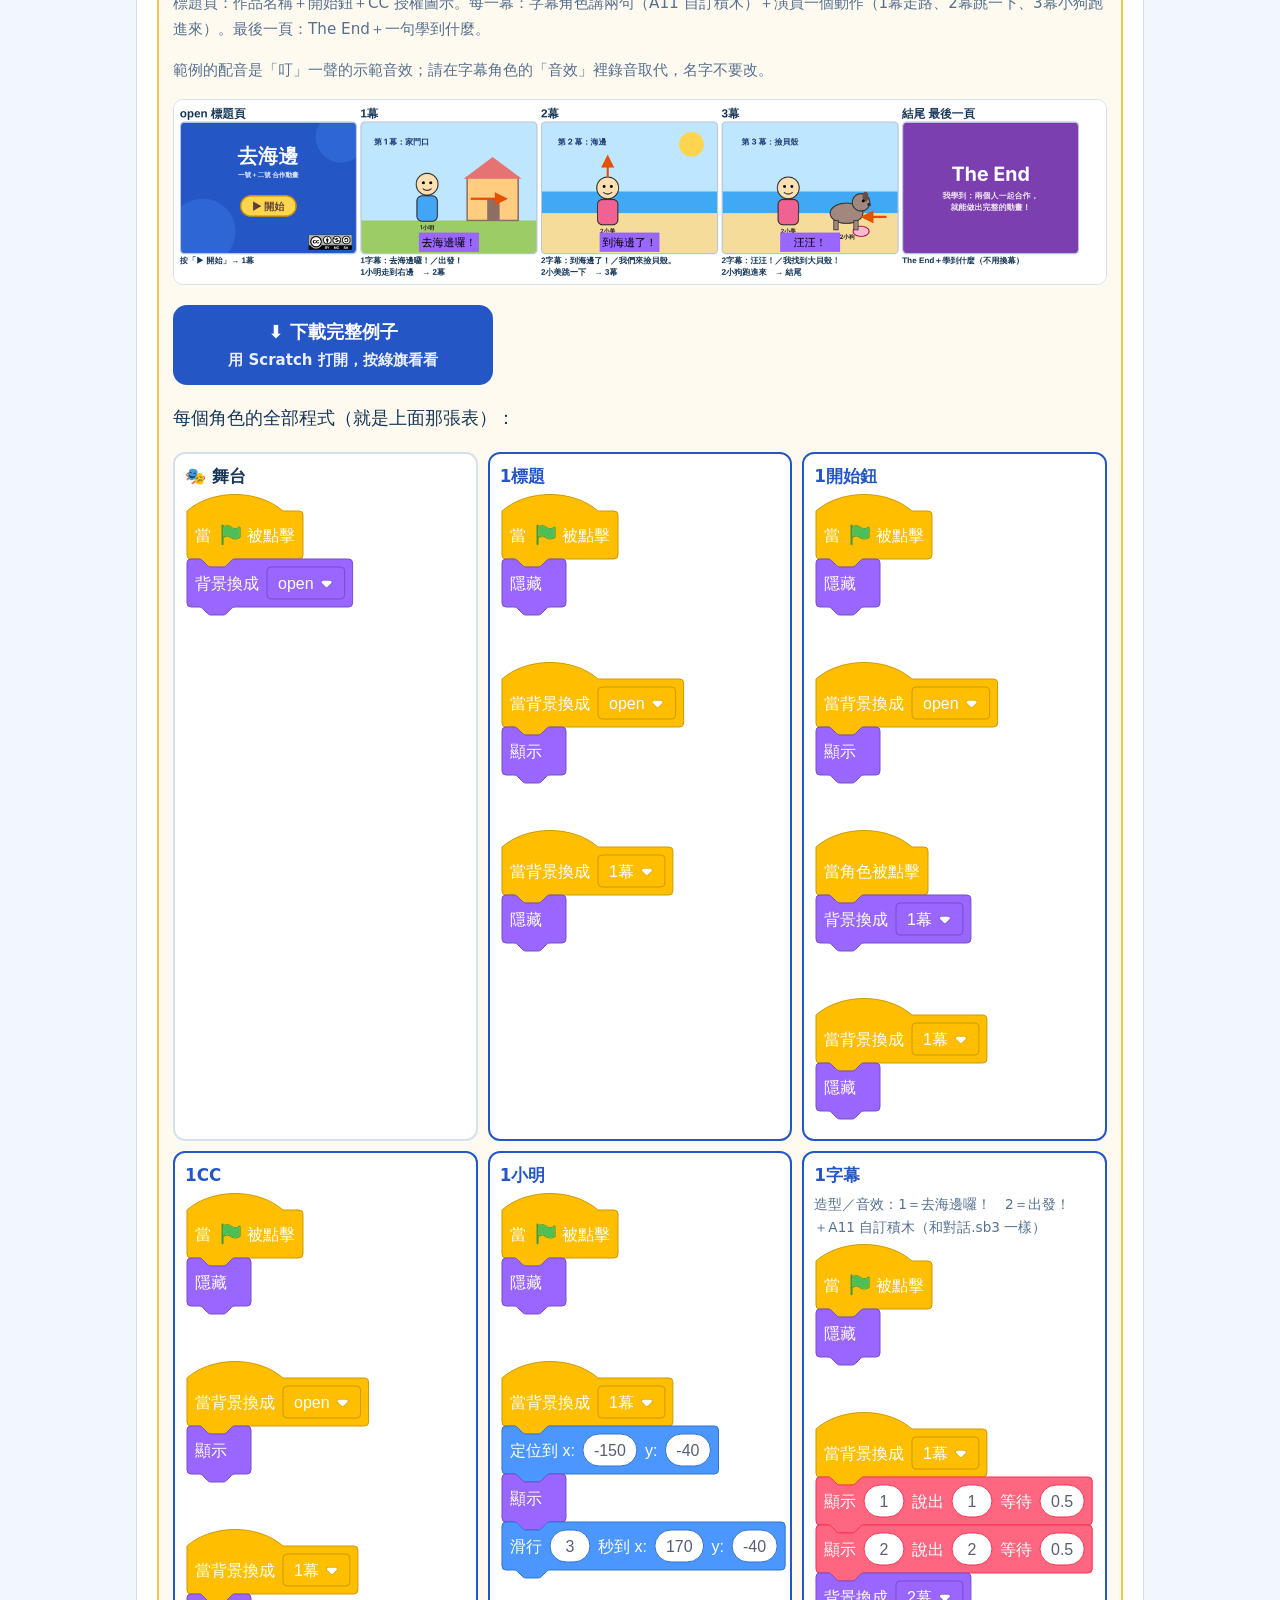
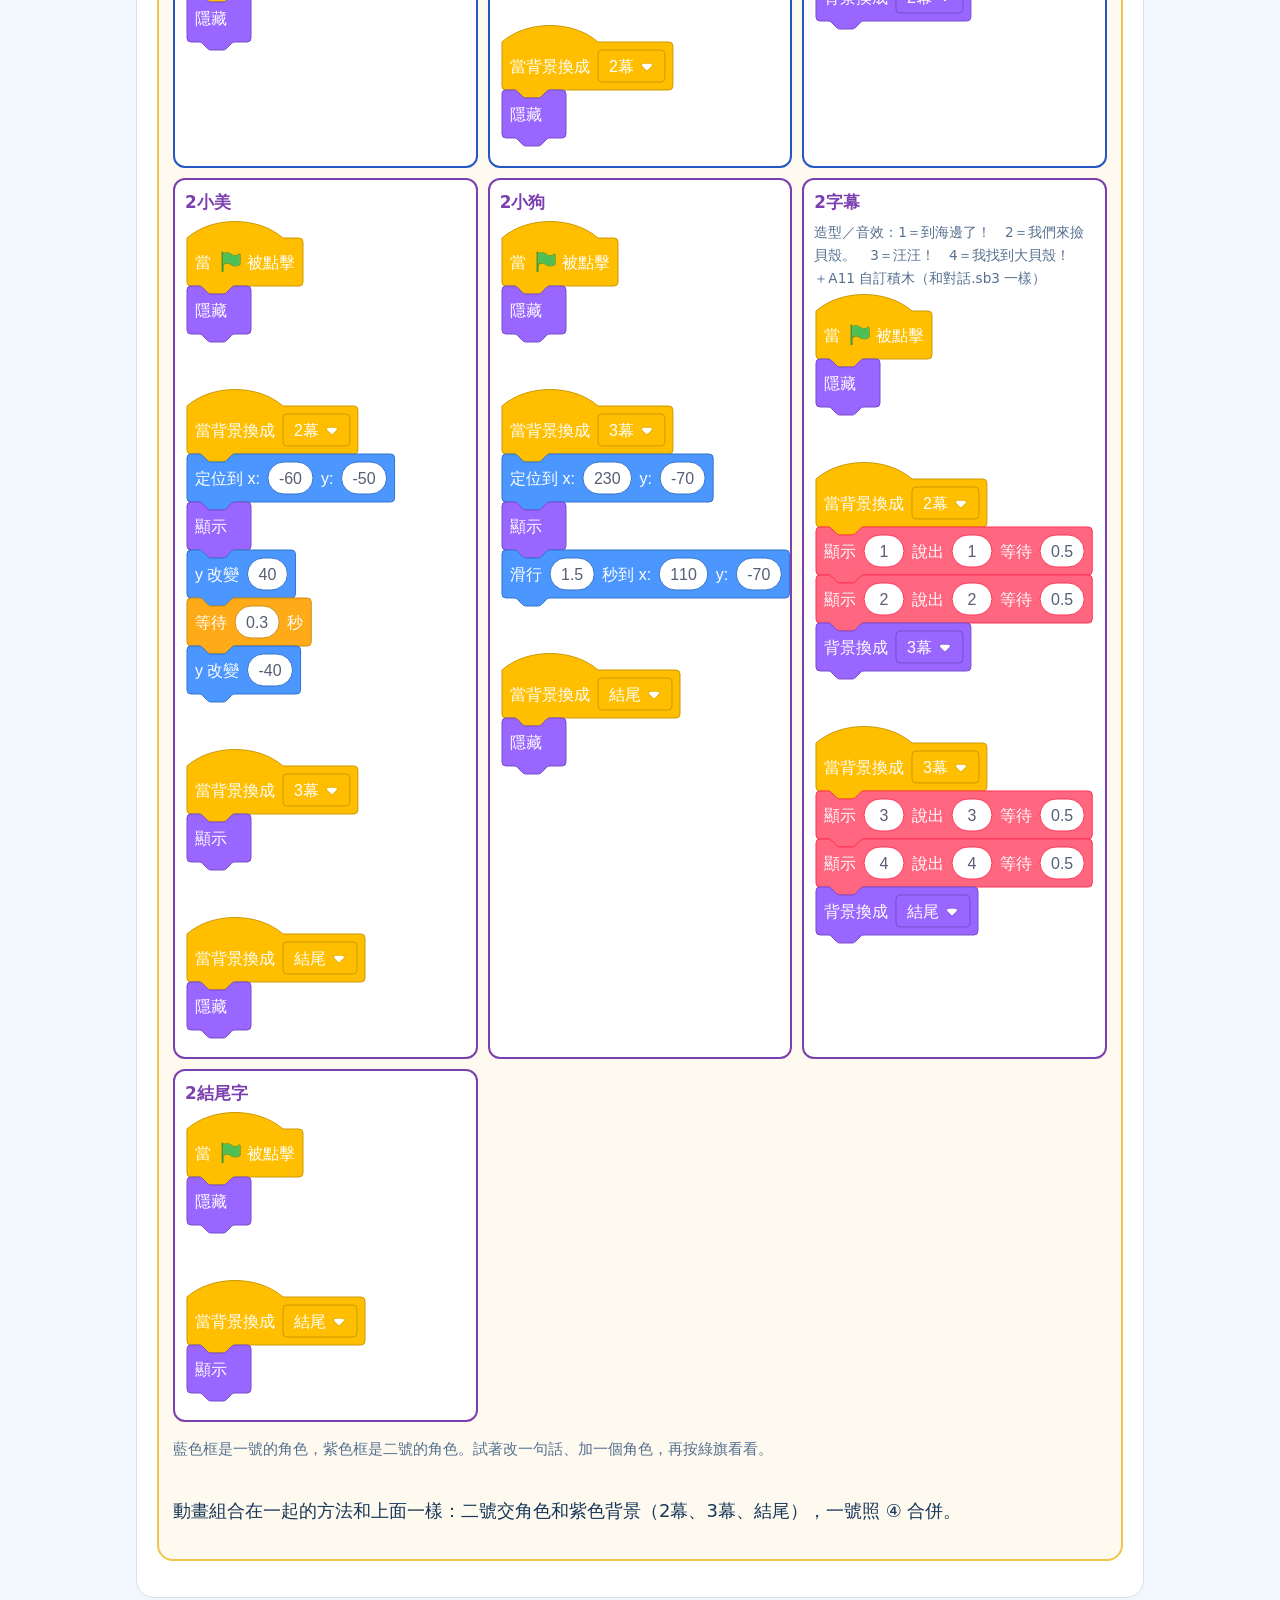
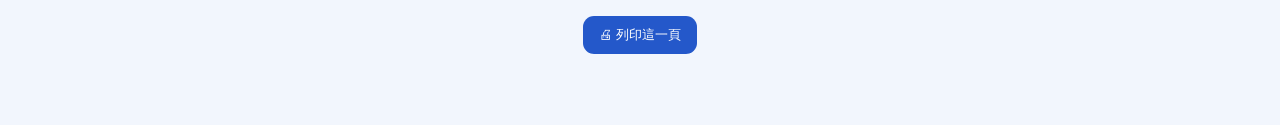
<file: tutorial-merge.html>
<!doctype html>
<!-- tutorial-merge.html v1.5（2026-10-16）：兩人合在一起（新手版）＋範本下載＋動畫換幕 -->
<html lang="zh-Hant">
<head>
<meta charset="utf-8"><meta name="viewport" content="width=device-width,initial-scale=1">
<title>兩人合在一起（新手版）｜Scratch 教學</title>
<style>
:root{--one:#2457c5;--one-bg:#e8f0ff;--two:#7b3fb0;--two-bg:#f3eafc;--ink:#163657;--muted:#55708f;--line:#d4e0ef;--bad:#c62828;--ok:#1b7f3b}
*{box-sizing:border-box}
body{margin:0;background:#f2f6fd;color:var(--ink);font:18px/1.7 "Noto Sans TC","Microsoft JhengHei",system-ui,sans-serif}
header{background:#244fbd;color:#fff;padding:12px max(16px,calc((100vw - 1040px)/2))}
header a{color:#fff}
main{max-width:1040px;margin:auto;padding:18px 16px 60px}
h1{font-size:clamp(1.8rem,5vw,2.6rem);line-height:1.3;margin:6px 0}
h2{font-size:1.45rem;margin:0 0 10px;line-height:1.35}
h3{margin:0 0 6px;font-size:1.12rem}
.card{background:#fff;border:1px solid var(--line);border-radius:18px;padding:20px;margin:0 0 16px;min-width:0}
.card.one{border-top:8px solid var(--one)}.card.two{border-top:8px solid var(--two)}
.lead{font-size:1.1rem;margin:0}
.stop{border:4px solid var(--bad);background:#fff3f3;border-radius:16px;padding:14px 16px;font-weight:800;font-size:1.12rem;margin:0 0 16px}
.stop small{display:block;font-weight:600;font-size:.95rem;color:#5b1e1e}
.overview{display:grid;grid-template-columns:repeat(3,minmax(0,1fr));gap:10px}
.ov{border-radius:14px;padding:12px;text-align:center;font-weight:800;background:#f6f9ff;border:1px solid var(--line)}
.ov b{display:block;font-size:2rem;line-height:1.2}
.ov>span{display:block;font-weight:600;font-size:.95rem;color:var(--muted)}
.tag{display:inline-block;border-radius:999px;padding:0 10px;font-weight:800;font-size:.95rem}
.tag.one{background:var(--one-bg);color:var(--one)}.tag.two{background:var(--two-bg);color:var(--two)}
.chips{display:flex;flex-wrap:wrap;gap:6px;margin:8px 0}
.chip{border-radius:10px;padding:4px 10px;font-weight:800;border:2px dashed}
.chip.one{background:var(--one-bg);color:var(--one);border-color:var(--one)}.chip.two{background:var(--two-bg);color:var(--two);border-color:var(--two)}
.dl{display:grid;grid-template-columns:repeat(2,minmax(0,1fr));gap:10px;margin-top:10px}
.dl a{display:block;text-decoration:none;border-radius:14px;padding:12px 14px;font-weight:800;color:#fff;text-align:center}
.dl a small{display:block;font-weight:600;opacity:.9}
.dl a.one{background:var(--one)}.dl a.two{background:var(--two)}
.steps{list-style:none;padding:0;margin:0;display:grid;gap:12px;counter-reset:s}
.steps>li{display:grid;grid-template-columns:minmax(0,1fr) minmax(0,300px);gap:14px;align-items:center;border:1px solid var(--line);border-radius:14px;padding:12px 14px;counter-increment:s}
.steps>li>div:first-child::before{content:counter(s);display:inline-grid;place-items:center;width:34px;height:34px;border-radius:50%;background:var(--ink);color:#fff;font-weight:800;margin-right:8px;vertical-align:middle}
.one .steps>li>div:first-child::before{background:var(--one)}.two .steps>li>div:first-child::before{background:var(--two)}
.steps p{margin:6px 0 0}
.steps svg{width:100%;height:auto;display:block}
.say{font-size:1.15rem;font-weight:800}
.note{color:var(--muted);font-size:.95rem}
.warn{color:var(--bad);font-weight:800}
.good{color:var(--ok);font-weight:800}
table{border-collapse:collapse;width:100%;font-size:1rem}
th,td{border:1px solid var(--line);padding:6px 8px;text-align:center}
th{background:#f3f7fd}
td.on{background:#e3f6e9;font-weight:800;color:var(--ok)}td.off{color:#9aa9ba}
.scroll{overflow-x:auto;max-width:100%}
.blocks-row{display:grid;grid-template-columns:repeat(auto-fit,minmax(260px,1fr));gap:12px}
.blocks-row>div{min-width:0;overflow-x:auto;border:1px solid var(--line);border-radius:12px;padding:10px;background:#fbfdff}
.blocks-row small{display:block;font-weight:800;color:var(--muted)}
pre.blocks{white-space:pre-wrap;margin:6px 0 0}
.check{display:grid;gap:4px}
.check label{display:flex;gap:10px;align-items:flex-start}
.check input{width:22px;height:22px;flex-shrink:0;margin-top:5px}
.tabs{display:flex;gap:8px;flex-wrap:wrap;margin:0 0 12px}
.tabs a{border-radius:999px;padding:6px 14px;background:#e9f0ff;color:#1946a2;font-weight:800;text-decoration:none}
.example{margin:16px 0;border:2px solid #f0c64a;background:#fffaf0;border-radius:16px;padding:14px}.story-scroll{overflow-x:auto;max-width:100%}.story-hint{display:none}.storyboard{width:100%;height:auto;border-radius:10px;border:1px solid var(--line);background:#fff}.example .dl{grid-template-columns:minmax(0,320px)}.ex-grid{display:grid;grid-template-columns:repeat(auto-fit,minmax(270px,1fr));gap:10px}.ex-sprite{background:#fff;border:2px solid var(--line);border-radius:12px;padding:8px 10px;min-width:0;overflow-x:auto}.ex-sprite.one{border-color:var(--one)}.ex-sprite.two{border-color:var(--two)}.ex-sprite h4{margin:0 0 4px;font-size:1.05rem}.ex-sprite.one h4{color:var(--one)}.ex-sprite.two h4{color:var(--two)}.ex-sprite pre.blocks{margin:0}.cap-list{margin:0 0 4px;font-size:.85rem;color:#55708f}
.print-btn{border:0;border-radius:11px;background:#2458ca;color:#fff;font:700 1rem inherit;padding:10px 16px;cursor:pointer}
@media(max-width:720px){.overview{grid-template-columns:1fr}.ov{display:grid;grid-template-columns:40px minmax(0,1fr);column-gap:8px;align-items:center;text-align:left}.ov b{font-size:1.5rem;grid-row:span 2}.ov>span{grid-column:2}.steps>li{grid-template-columns:1fr}.dl{grid-template-columns:1fr}.storyboard{width:900px;max-width:none}.story-hint{display:block}}
@page{size:A4;margin:9mm}@media print{header,.tabs,.print-btn,.dl,.overview{display:none}body{background:#fff;font-size:10.5pt;line-height:1.45}main{padding:0;max-width:none}.card{padding:10px 12px;margin:0 0 8px;border-color:#999}.stop{padding:8px 10px;margin:0 0 8px;font-size:11pt}h1{font-size:18pt;margin:0}h2{font-size:13pt;margin:0 0 6px}.steps{gap:6px}.steps>li{grid-template-columns:minmax(0,1fr) 190px;padding:6px 8px;gap:8px;break-inside:avoid}.steps p{margin:2px 0 0}.say{font-size:11pt}.steps>li>div:first-child::before{width:24px;height:24px}.blocks-row{grid-template-columns:repeat(3,minmax(0,1fr));gap:6px}.blocks-row>div{padding:6px;break-inside:avoid}.blocks-row svg{max-width:100%;height:auto}#anim table{font-size:9.5pt}th,td{padding:3px 5px}.check label{font-size:10pt}}
</style>
</head>
<body>
<header><a href="index.html">← 回作品網站</a>　｜　<a href="tutorial-collaboration.html?v=5.7">完整合作教學</a></header>
<main>
<section class="card">
  <h1>兩個人合在一起（新手版）</h1>
  <p class="lead">兩人各做各的 → 二號交檔案 → 一號合在一起。</p>
  <nav class="tabs"><a href="#templates">① 下載範本</a><a href="#names">② 取名字</a><a href="#two">③ 二號交檔案</a><a href="#one">④ 一號合併</a><a href="#anim">🎬 動畫組換幕</a><a href="#anim-example">📽 動畫完整例子</a></nav>
  <div class="overview">
    <div class="ov"><b>①</b>下載範本<span>背景和訊息已經做好</span></div>
    <div class="ov"><b>②</b>各做各的<span><span class="tag one">一號</span> 藍色頁　<span class="tag two">二號</span> 紫色頁</span></div>
    <div class="ov"><b>③</b>二號交 → 一號合<span>交「角色」和「紫色背景」</span></div>
  </div>
</section>

<div class="stop">⛔ 一號絕對不要用「檔案 → 從你的電腦挑選」打開<u>二號的檔案</u>。<small>那樣會把一號的作品整個換掉，不是合在一起。（打開自己的範本可以用。）</small></div>

<section class="card" id="templates">
  <h2>① 下載範本</h2>
  <p class="say">一號下載 1.sb3，二號下載 2.sb3。</p>
  <p>打開方法：Scratch 的「檔案 → 從你的電腦挑選」→ 選<b>自己的</b>範本。<span class="note">（開自己的範本可以用。）</span></p>
  <h3>🎮 遊戲組</h3>
  <div class="chips"><span class="chip one">open</span><span class="chip one">menu</span><span class="chip one">1說明</span><span class="chip one">1遊戲</span><span class="chip one">1完成</span><span class="chip two">2說明</span><span class="chip two">2遊戲</span><span class="chip two">2完成</span><span class="chip two">成果</span></div>
  <div class="dl"><a class="one" href="assets/templates/game/1.sb3" download="1.sb3" data-template="game1">⬇️ 一號：1.sb3<small>按綠旗到 open</small></a><a class="two" href="assets/templates/game/2.sb3" download="2.sb3" data-template="game2">⬇️ 二號：2.sb3<small>按綠旗直接到 2說明（方便測試）</small></a></div>
  <h3 style="margin-top:14px">🎬 動畫組</h3>
  <div class="chips"><span class="chip one">open</span><span class="chip one">1幕</span><span class="chip two">2幕</span><span class="chip two">3幕</span><span class="chip two">結尾</span></div>
  <div class="dl"><a class="one" href="assets/templates/anim/1.sb3" download="1.sb3" data-template="anim1">⬇️ 一號：1.sb3<small>按綠旗到 open</small></a><a class="two" href="assets/templates/anim/2.sb3" download="2.sb3" data-template="anim2">⬇️ 二號：2.sb3<small>按綠旗直接到 2幕（方便測試）</small></a></div>
  <p style="margin-top:12px"><b>藍色頁一號畫，紫色頁二號畫。</b>把背景畫成你的畫面，<span class="warn">名字不要改</span>。</p>
  <p class="note">遊戲組　一號：open、menu、1說明、1遊戲、1完成　｜　二號：2說明、2遊戲、2完成、成果<br>動畫組　一號：open、1幕　｜　二號：2幕、3幕、結尾</p>
  <h3>要廣播時：從下拉選單選</h3>
  <div class="blocks-row"><div><small>✅ 點 ▼ 選已經有的名字</small><pre class="blocks">廣播訊息 [1遊戲 v]</pre></div>
  <div><p class="warn" style="margin:0">❌ 不要點「新的訊息」自己打字。</p><p class="note" style="margin:4px 0 0">多打一個空格，例如「1 遊戲」，就變成另一個訊息，按了沒反應。</p></div></div>
</section>

<section class="card" id="names">
  <h2>② 角色取名字：號碼＋東西</h2>
  <p class="say">名字前面寫你的號碼。</p>
  <div class="scroll"><table><thead><tr><th style="color:var(--one)">一號的角色</th><th style="color:var(--two)">二號的角色</th></tr></thead>
  <tbody><tr><td>1標題、1開始鈕</td><td>2主角、2終點</td></tr><tr><td>1選第一關、1選第二關</td><td>2開始鈕、2回選單</td></tr><tr><td>1主角、1終點</td><td>2再玩、2下一步</td></tr><tr><td>1再玩、1下一步、1回選單</td><td>2成果字、2從頭再玩</td></tr></tbody></table></div>
  <div class="check" style="margin-top:10px"><label><input type="checkbox">名字前面有自己的號碼。</label><label><input type="checkbox">沒有「角色1」這種名字。</label><label><input type="checkbox">名字裡沒有空格。</label></div>
  <p class="note">為什麼？兩人都有「主角」，合在一起時 Scratch 會把一個改成「主角2」，就分不清是誰的。</p>
</section>

<section class="card two" id="two">
  <h2><span class="tag two">二號</span> ③ 把東西交給一號</h2>
  <ol class="steps">
    <li><div><span class="say">先存檔。</span><p>檔案 → 下載到你的電腦。</p></div><div data-pic="save"></div></li>
    <li><div><span class="say">在右下角「角色區」的小圖上按右鍵 → 匯出。</span><p>每個 <b>2</b> 開頭的角色，<b>各按一次</b>就好。</p><p class="note">按了好像沒反應？檔案已經存到「下載」了。</p></div><div data-pic="exportSprite"></div></li>
    <li><div><span class="say">點最右下角的舞台 → 上面的「背景」。</span><p>在<b>紫色的背景</b>上按右鍵 → 匯出。</p><p class="note">遊戲組 4 張：2說明、2遊戲、2完成、成果。<br>動畫組 3 張：2幕、3幕、結尾。</p></div><div data-pic="exportBackdrop"></div></li>
    <li><div><span class="say">在 USB 開兩個資料夾：「角色」和「背景」。</span><p>打開「本機 → 下載」，看「類型」那一欄：</p><p><b>SPRITE3 檔案</b> → 放進「角色」<br><b>SVG 或 PNG</b> → 放進「背景」</p><p>名字有 <b>(1)</b>、<b>(2)</b> 的是重複的，<span class="warn">不要拿</span>。</p></div><div data-pic="downloads"></div></li>
  </ol>
  <div class="check" style="margin-top:12px"><b>交出去前檢查：</b>
    <label><input type="checkbox">「角色」資料夾的檔案數 = 我的 2 開頭角色數量。</label>
    <label><input type="checkbox">「背景」資料夾：遊戲組 4 張／動畫組 3 張。</label>
    <label><input type="checkbox">USB 裡打得開這個資料夾。</label></div>
</section>

<section class="card one" id="one">
  <h2><span class="tag one">一號</span> ④ 合在一起</h2>
  <ol class="steps">
    <li><div><span class="say">先備份。</span><p>左上角的作品名字改成 <b>1_備份</b> → 檔案 → 下載到你的電腦。</p><p class="note">離線版會跳出存檔視窗：檔名打 1_備份。</p><p>下載好，再把名字改成 <b>完成</b>。</p></div><div data-pic="backup"></div></li>
    <li><div><span class="say">插上 USB。滑鼠移到右下角的<b>貓咪按鈕</b> → 上傳角色。</span><p>打開 USB 的<b>「角色」資料夾</b>，選裡面的檔案。按住 <b>Ctrl</b> 可以一次選好幾個。</p><p class="warn">背景圖不要在這裡選。</p></div><div data-pic="uploadSprite"></div></li>
    <li><div><span class="say">每個新角色都點一下，看程式還在。</span><p>名字後面多一個 2（例如 2主角<b>2</b>）＝放了兩次，刪掉多的那個。</p></div><div data-pic="checkSprite"></div></li>
    <li><div><span class="say">點舞台 → 背景 → 每一張<b>紫色背景</b>都按右鍵 → 刪除。</span><p class="warn">紫色的全部先刪掉，再上傳。</p></div><div data-pic="deleteBackdrop"></div></li>
    <li><div><span class="say">滑鼠移到貓咪旁邊的<b>背景按鈕</b> → 上傳背景。</span><p>打開 USB 的<b>「背景」資料夾</b>，一次選全部。</p></div><div data-pic="uploadBackdrop"></div></li>
    <li><div><span class="say">看每張背景的名字。</span><p>要剛好是 2說明、2遊戲、2完成、成果（動畫：2幕、3幕、結尾）。</p><p>有 (1) 或多一個 2，就在畫圖區上方的名字格改回來。</p></div><div data-pic="rename"></div></li>
    <li><div><span class="say">按綠旗，兩個人一起從頭玩到尾。</span><p>每一頁都會換、按鈕都會動、角色不會亂出現。</p><p class="note">壞掉了？打開 1_備份.sb3 再做一次。</p></div><div data-pic="play"></div></li>
    <li><div><span class="say">檔案 → 下載到你的電腦。</span><p>作品名字是 <b>完成</b>，就會存成 完成.sb3。<span class="note">（離線版：檔名打 完成。）</span></p></div><div data-pic="final"></div></li>
  </ol>
</section>

<section class="card" id="anim">
  <h2>🎬 動畫組：怎麼說話、怎麼換幕</h2>
  <p class="say">每一幕：字幕角色講 2 句＋演員做 1 個動作。</p>
  <p class="say">字幕角色講完，就換下一幕。<span class="warn">每一幕只能有一個換幕的。</span></p>
  <p>說話用 <a href="tutorial-feature.html?item=A04&amp;v=4">A11 的自訂積木</a>「顯示 (字幕) 說出 (配音) 等待 (秒數)」。一號用「<b>1字幕</b>」、二號用「<b>2字幕</b>」。造型和音效一句一個，名字一樣：1、2、3…</p>
  <div class="blocks-row">
    <div><small>① 每個角色都要有：一開始先躲起來</small><pre class="blocks">當 @greenFlag 被點擊
隱藏</pre></div>
    <div><small>② 字幕角色（1字幕）：講 2 句，再換幕</small><pre class="blocks">當背景換成 [1幕 v]
顯示 [1] 說出 [1] 等待 [0.5] :: custom
顯示 [2] 說出 [2] 等待 [0.5] :: custom
背景換成 [2幕 v]</pre></div>
    <div><small>③ 演員（1小明）：出場＋動作</small><pre class="blocks">當背景換成 [1幕 v]
定位到 x:(-150) y:(-40)
顯示
滑行 (3) 秒到 x:(170) y:(-40)</pre></div>
    <div><small>④ 每個角色：我出場後的下一幕 → 隱藏</small><pre class="blocks">當背景換成 [2幕 v]
隱藏</pre></div>
    <div><small>⑤ 標題頁的開始鈕：按了就換到 1幕</small><pre class="blocks">當角色被點擊
背景換成 [1幕 v]</pre></div>
    <div><small>動作的例子：跳一下</small><pre class="blocks">y 改變 (40)
等待 (0.3) 秒
y 改變 (-40)</pre></div>
  </div>
  <p class="note">字幕會等配音播完、再等 0.5 秒才換下一句，所以配音長，演員就有時間做完動作。</p>
  <p class="warn" style="margin-top:10px">❌ 不要用「背景換成下一個」。要選名字：背景換成 [2幕]。</p>
  <h3 style="margin-top:14px">先畫這張表：誰在哪一幕出場？</h3>
  <div class="scroll"><table><thead><tr><th>角色</th><th>open<br>標題頁</th><th>1幕</th><th>2幕</th><th>3幕</th><th>結尾<br>最後一頁</th></tr></thead>
  <tbody>
    <tr><th>1標題</th><td class="on">顯示</td><td class="off">隱藏</td><td class="off">隱藏</td><td class="off">隱藏</td><td class="off">隱藏</td></tr>
    <tr><th>1開始鈕</th><td class="on">顯示・按了換幕</td><td class="off">隱藏</td><td class="off">隱藏</td><td class="off">隱藏</td><td class="off">隱藏</td></tr>
    <tr><th>1CC</th><td class="on">顯示</td><td class="off">隱藏</td><td class="off">隱藏</td><td class="off">隱藏</td><td class="off">隱藏</td></tr>
    <tr><th>1小明</th><td class="off">隱藏</td><td class="on">顯示＋走路</td><td class="off">隱藏</td><td class="off">隱藏</td><td class="off">隱藏</td></tr>
    <tr><th>1字幕</th><td class="off">隱藏</td><td class="on">說 2 句・換幕</td><td class="off">隱藏</td><td class="off">隱藏</td><td class="off">隱藏</td></tr>
    <tr><th>2小美</th><td class="off">隱藏</td><td class="off">隱藏</td><td class="on">顯示＋跳一下</td><td class="on">顯示</td><td class="off">隱藏</td></tr>
    <tr><th>2小狗</th><td class="off">隱藏</td><td class="off">隱藏</td><td class="off">隱藏</td><td class="on">顯示＋跑進來</td><td class="off">隱藏</td></tr>
    <tr><th>2字幕</th><td class="off">隱藏</td><td class="off">隱藏</td><td class="on">說 2 句・換幕</td><td class="on">說 2 句・換幕</td><td class="off">隱藏</td></tr>
    <tr><th>2結尾字</th><td class="off">隱藏</td><td class="off">隱藏</td><td class="off">隱藏</td><td class="off">隱藏</td><td class="on">顯示</td></tr>
  </tbody></table></div>
  <p class="note">每個綠色格子：寫「當背景換成 [這一幕] → 顯示」（字幕角色的自訂積木會自己顯示、隱藏）。<br>綠色後面的第一個灰色格子：寫「當背景換成 [那一幕] → 隱藏」。<br>每一欄只能有一個「換幕」。標題頁是按「開始」換幕；結尾是最後一頁，不用換幕。</p>
<div class="example" id="anim-example">
    <h3>📽 完整例子：「去海邊」</h3>
    <p class="say">按綠旗 → 標題頁 → 按「開始」→ 1幕 → 2幕 → 3幕 → 結尾。</p><p class="note">標題頁：作品名稱＋開始鈕＋CC 授權圖示。每一幕：字幕角色講兩句（A11 自訂積木）＋演員一個動作（1幕走路、2幕跳一下、3幕小狗跑進來）。最後一頁：The End＋一句學到什麼。</p><p class="note">範例的配音是「叮」一聲的示範音效；請在字幕角色的「音效」裡錄音取代，名字不要改。</p>
    <div class="story-scroll"><img class="storyboard" src="assets/templates/anim/example-storyboard.png" alt="去海邊五個畫面：open 標題頁有作品名稱、開始鈕和 CC 圖示；1幕 1小明說兩句後走到右邊；2幕 2小美說話並跳一下；3幕 2小狗跑進來撿貝殼；結尾 The End">
    <div class="dl"><a class="one" href="assets/templates/anim/example.sb3" download="動畫範例_去海邊.sb3" data-template="animExample">⬇️ 下載完整例子<small>用 Scratch 打開，按綠旗看看</small></a></div>
    <p>每個角色的全部程式（就是上面那張表）：</p>
    <div class="ex-grid">
<div class="ex-sprite stage"><h4>🎭 舞台</h4><pre class="blocks">當 @greenFlag 被點擊
背景換成 [open v]</pre></div>
<div class="ex-sprite one"><h4>1標題</h4><pre class="blocks">當 @greenFlag 被點擊
隱藏

當背景換成 [open v]
顯示

當背景換成 [1幕 v]
隱藏</pre></div>
<div class="ex-sprite one"><h4>1開始鈕</h4><pre class="blocks">當 @greenFlag 被點擊
隱藏

當背景換成 [open v]
顯示

當角色被點擊
背景換成 [1幕 v]

當背景換成 [1幕 v]
隱藏</pre></div>
<div class="ex-sprite one"><h4>1CC</h4><pre class="blocks">當 @greenFlag 被點擊
隱藏

當背景換成 [open v]
顯示

當背景換成 [1幕 v]
隱藏</pre></div>
<div class="ex-sprite one"><h4>1小明</h4><pre class="blocks">當 @greenFlag 被點擊
隱藏

當背景換成 [1幕 v]
定位到 x:(-150) y:(-40)
顯示
滑行 (3) 秒到 x:(170) y:(-40)

當背景換成 [2幕 v]
隱藏</pre></div>
<div class="ex-sprite one"><h4>1字幕</h4><p class="cap-list">造型／音效：1＝去海邊囉！　2＝出發！<br>＋A11 自訂積木（和對話.sb3 一樣）</p><pre class="blocks">當 @greenFlag 被點擊
隱藏

當背景換成 [1幕 v]
顯示 [1] 說出 [1] 等待 [0.5] :: custom
顯示 [2] 說出 [2] 等待 [0.5] :: custom
背景換成 [2幕 v]</pre></div>
<div class="ex-sprite two"><h4>2小美</h4><pre class="blocks">當 @greenFlag 被點擊
隱藏

當背景換成 [2幕 v]
定位到 x:(-60) y:(-50)
顯示
y 改變 (40)
等待 (0.3) 秒
y 改變 (-40)

當背景換成 [3幕 v]
顯示

當背景換成 [結尾 v]
隱藏</pre></div>
<div class="ex-sprite two"><h4>2小狗</h4><pre class="blocks">當 @greenFlag 被點擊
隱藏

當背景換成 [3幕 v]
定位到 x:(230) y:(-70)
顯示
滑行 (1.5) 秒到 x:(110) y:(-70)

當背景換成 [結尾 v]
隱藏</pre></div>
<div class="ex-sprite two"><h4>2字幕</h4><p class="cap-list">造型／音效：1＝到海邊了！　2＝我們來撿貝殼。　3＝汪汪！　4＝我找到大貝殼！<br>＋A11 自訂積木（和對話.sb3 一樣）</p><pre class="blocks">當 @greenFlag 被點擊
隱藏

當背景換成 [2幕 v]
顯示 [1] 說出 [1] 等待 [0.5] :: custom
顯示 [2] 說出 [2] 等待 [0.5] :: custom
背景換成 [3幕 v]

當背景換成 [3幕 v]
顯示 [3] 說出 [3] 等待 [0.5] :: custom
顯示 [4] 說出 [4] 等待 [0.5] :: custom
背景換成 [結尾 v]</pre></div>
<div class="ex-sprite two"><h4>2結尾字</h4><pre class="blocks">當 @greenFlag 被點擊
隱藏

當背景換成 [結尾 v]
顯示</pre></div>
    </div>
    <p class="note">藍色框是一號的角色，紫色框是二號的角色。試著改一句話、加一個角色，再按綠旗看看。</p>
  </div>
  <p>動畫組合在一起的方法和上面一樣：二號交角色和紫色背景（2幕、3幕、結尾），一號照 ④ 合併。</p>
</section>

<p style="text-align:center"><button class="print-btn" onclick="window.print()">🖨 列印這一頁</button></p>
</main>
<script src="assets/vendor/scratchblocks/scratchblocks.min.js"></script>
<script src="assets/vendor/scratchblocks/translations-all.js"></script>
<script src="scratch-render.js?v=1"></script>
<script src="tutorial-merge.js?v=1.1-20261016"></script>
</body></html>
</file>
<file: tutorial-detail.css>
.deep-guide{scroll-margin-top:20px}.guide-grid{display:grid;grid-template-columns:repeat(2,minmax(0,1fr));gap:16px}.guide-panel{border:1px solid #ceddee;border-radius:14px;padding:18px;background:#f8fbff;min-width:0}.guide-panel h3{margin:0 0 10px;font-size:1.2rem}.guide-icon{display:grid;place-items:center;font-size:3rem;background:#e8f0ff;border-radius:14px;min-height:94px;margin:8px 0 15px}.guide-panel strong{color:#164da3}.guide-focus{padding:12px 15px;border-left:5px solid #edaa1d;background:#fff3d4;border-radius:8px;margin:15px 0}.guide-screen{width:100%;height:auto;display:block;margin:12px auto;max-width:800px}.guide-code{overflow-x:auto;max-width:100%;padding:16px;background:#f1f6ff;border-radius:12px}.guide-code pre{white-space:pre-wrap}.guide-code .scratchblocks{min-width:max-content}.guide-caption{font-size:.92rem;color:#526882}.guide-check{display:grid;gap:8px}.guide-check label{border:1px solid #cbdde8;border-radius:10px;padding:10px;background:#eff9f1}.guide-check input{width:20px;height:20px;vertical-align:middle;margin-right:8px}.guide-trouble{width:100%;border-collapse:collapse}.guide-trouble th,.guide-trouble td{padding:12px;text-align:left;border-bottom:1px solid #d5e1ed}.guide-trouble th{background:#edf3ff}@media(max-width:640px){.guide-grid{grid-template-columns:1fr}.guide-panel{padding:14px}.guide-trouble th,.guide-trouble td{padding:8px}}
.guide-trouble{min-width:0!important;table-layout:fixed;overflow-wrap:anywhere}.guide-trouble th,.guide-trouble td{white-space:normal!important}.guide-reading{min-width:0}
@keyframes title-pulse{0%,100%{transform:scale(1)}50%{transform:scale(1.1)}}.title-effect-demo{animation:title-pulse 1.6s ease-in-out infinite}@media(prefers-reduced-motion:reduce){.title-effect-demo{animation:none}}
</file>
<file: tutorial-coop-visual.css>
.visual-hero{padding:24px 8px 14px}.lesson-eyebrow{font-weight:800;color:#386aac}.visual-hero h1{margin:8px 0 14px;font-size:clamp(28px,4vw,42px)}.visual-hero p{font-size:20px}.journey{display:grid;grid-template-columns:repeat(6,1fr);gap:8px;margin-top:22px}.journey button{padding:12px 4px;background:#e2ebf9;color:#32527d;font-size:16px;border:2px solid transparent}.journey [aria-current=step]{background:#245bb7;color:white;border-color:#133c88}.visual-panel{background:white;border:1px solid #ccdbef;border-radius:24px;padding:28px;margin:16px 0 24px;scroll-margin-top:12px}.visual-panel h2{font-size:clamp(25px,3vw,32px);margin:0}.step-count{color:#2864b0;font-weight:800;margin:0 0 5px}#visual-hint{font-size:20px;color:#536a86}.lesson-art{display:block;width:100%;max-width:740px;height:auto;margin:14px auto;font-family:"Microsoft JhengHei",system-ui,sans-serif}.lesson-rule{background:#fff2c7;border-left:5px solid #e6ad32;border-radius:12px;padding:15px 18px;font-size:20px;margin:16px 0}.lesson-pair{display:grid;grid-template-columns:1fr 1fr;gap:14px}.file-chip{padding:15px;text-align:center;border-radius:12px;font-size:18px}.blue{background:#eaf3ff;border:2px solid #96bce9}.purple{background:#f4eafd;border:2px solid #c5a4df}.lesson-tip{font-size:16px;color:#596e86}.scene-grid{display:grid;grid-template-columns:repeat(3,1fr);gap:10px}.scene{border-radius:12px;padding:12px;text-align:center;display:grid;gap:5px}.scene-screen{font-size:34px}.scene code{background:white;justify-self:center}.operation-grid{display:grid;grid-template-columns:1fr;gap:12px}.operation-grid article{border:1px solid #d7e0ef;background:#f8faff;border-radius:14px;padding:16px}.operation-grid h3{margin:0}.operation-grid p{margin:4px 0}.lesson-link{display:block;background:#edf3ff;padding:14px 18px;border-radius:12px;color:#2059ad;font-weight:bold;text-decoration:none}.import-steps{display:grid;grid-template-columns:1fr 1fr;gap:12px}.import-steps>div{padding:17px;background:#edf4fd;border-radius:12px;display:flex;gap:15px;align-items:center}.import-steps b{font-size:30px;color:#2875c7}.broadcast-picture{display:flex;gap:12px;justify-content:center;align-items:center;margin:22px 0}.broadcast-picture div{display:grid;justify-items:center;font-size:35px;background:#eef4fd;padding:15px;border-radius:14px}.broadcast-picture strong{font-size:19px}.broadcast-picture>span{font-size:25px}.lesson-simulator{border:4px solid #3468b6;border-radius:16px;overflow:hidden}.sim-heading{background:#3468b6;color:white;display:flex;justify-content:space-between;align-items:center;padding:10px 14px}.sim-heading button{border:1px solid white;font-size:14px;padding:5px 10px}#sim-screen{padding:20px;text-align:center;background:#f4f8ff;min-height:250px}.sim-icon{font-size:50px}#sim-screen h3{font-size:27px;margin:4px}.sim-actions{display:flex;justify-content:center;gap:10px;flex-wrap:wrap;margin:18px 0}.sim-actions button{background:#215fae}#sim-message{font-size:17px;margin:0;padding:12px;background:#fff2c7}.verify-pictures{display:grid;grid-template-columns:1fr 1fr;gap:12px}.verify-pictures div{font-size:34px;background:#eef8f0;border:1px solid #a3d4af;border-radius:12px;padding:15px;display:flex;gap:12px;align-items:center}.verify-pictures strong{font-size:18px}.final-file{padding:22px;margin:18px 0;text-align:center;background:#fff2c7;font-size:23px;border-radius:14px}.lesson-controls{display:flex;align-items:center;justify-content:space-between;gap:10px;border-top:1px solid #dbe5f2;margin-top:24px;padding-top:20px}.lesson-controls button{font-size:17px}.lesson-controls button:disabled{opacity:.35;cursor:default}.full-reference{background:white;margin-top:28px}.full-reference>summary{padding:10px}.full-reference[open]>div{margin-top:20px}button:focus-visible,a:focus-visible,summary:focus-visible{outline:4px solid #e6ad32;outline-offset:3px}.visual-panel:focus{outline:none}@media(max-width:650px){.visual-panel{padding:18px 12px}.journey{grid-template-columns:repeat(3,1fr)}.lesson-pair,.import-steps{grid-template-columns:1fr}.scene-grid{grid-template-columns:repeat(2,1fr)}.broadcast-picture{gap:4px}.broadcast-picture div{padding:8px;font-size:28px}.broadcast-picture strong{font-size:13px}.broadcast-picture>span{font-size:18px}.verify-pictures{grid-template-columns:1fr}.lesson-rule{font-size:18px}.lesson-controls button{font-size:14px;padding:9px}.lesson-controls span{font-size:14px}#visual-hint{font-size:18px}.sim-heading{font-size:15px}}
</file>
